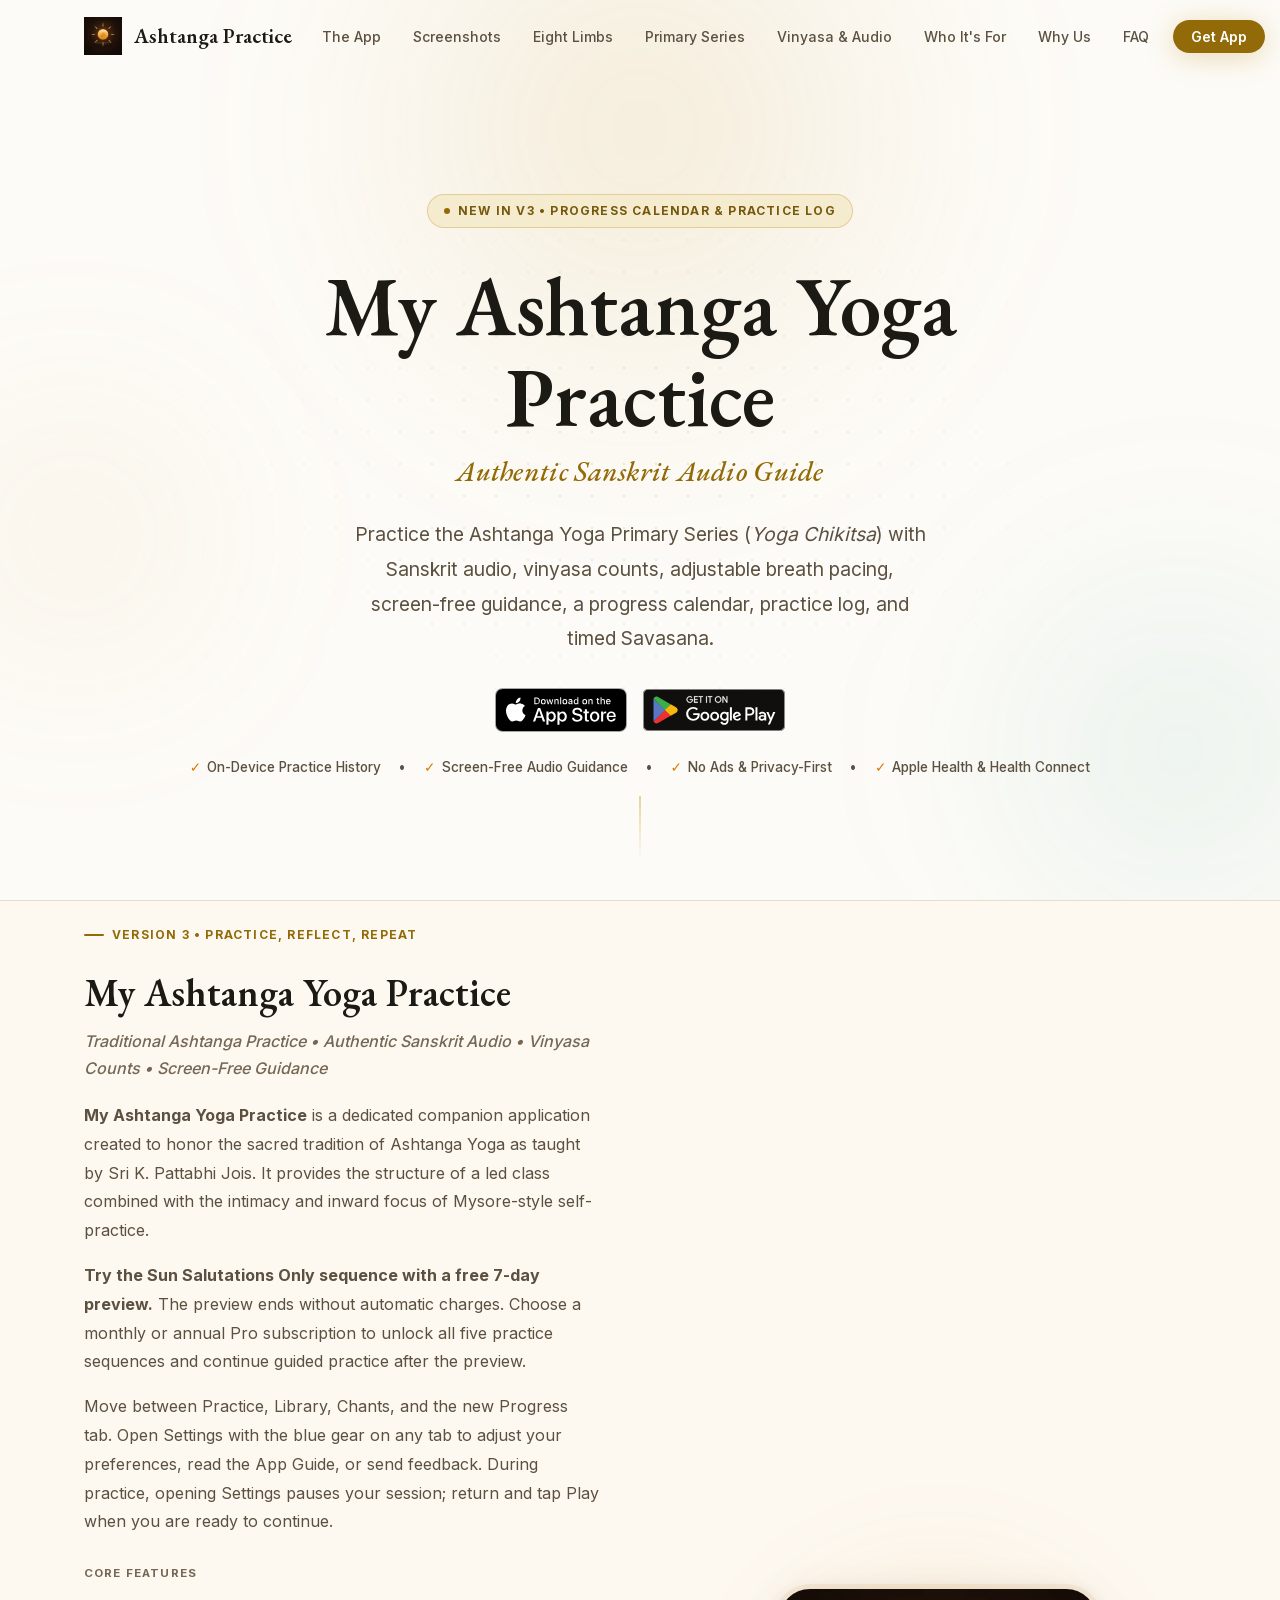
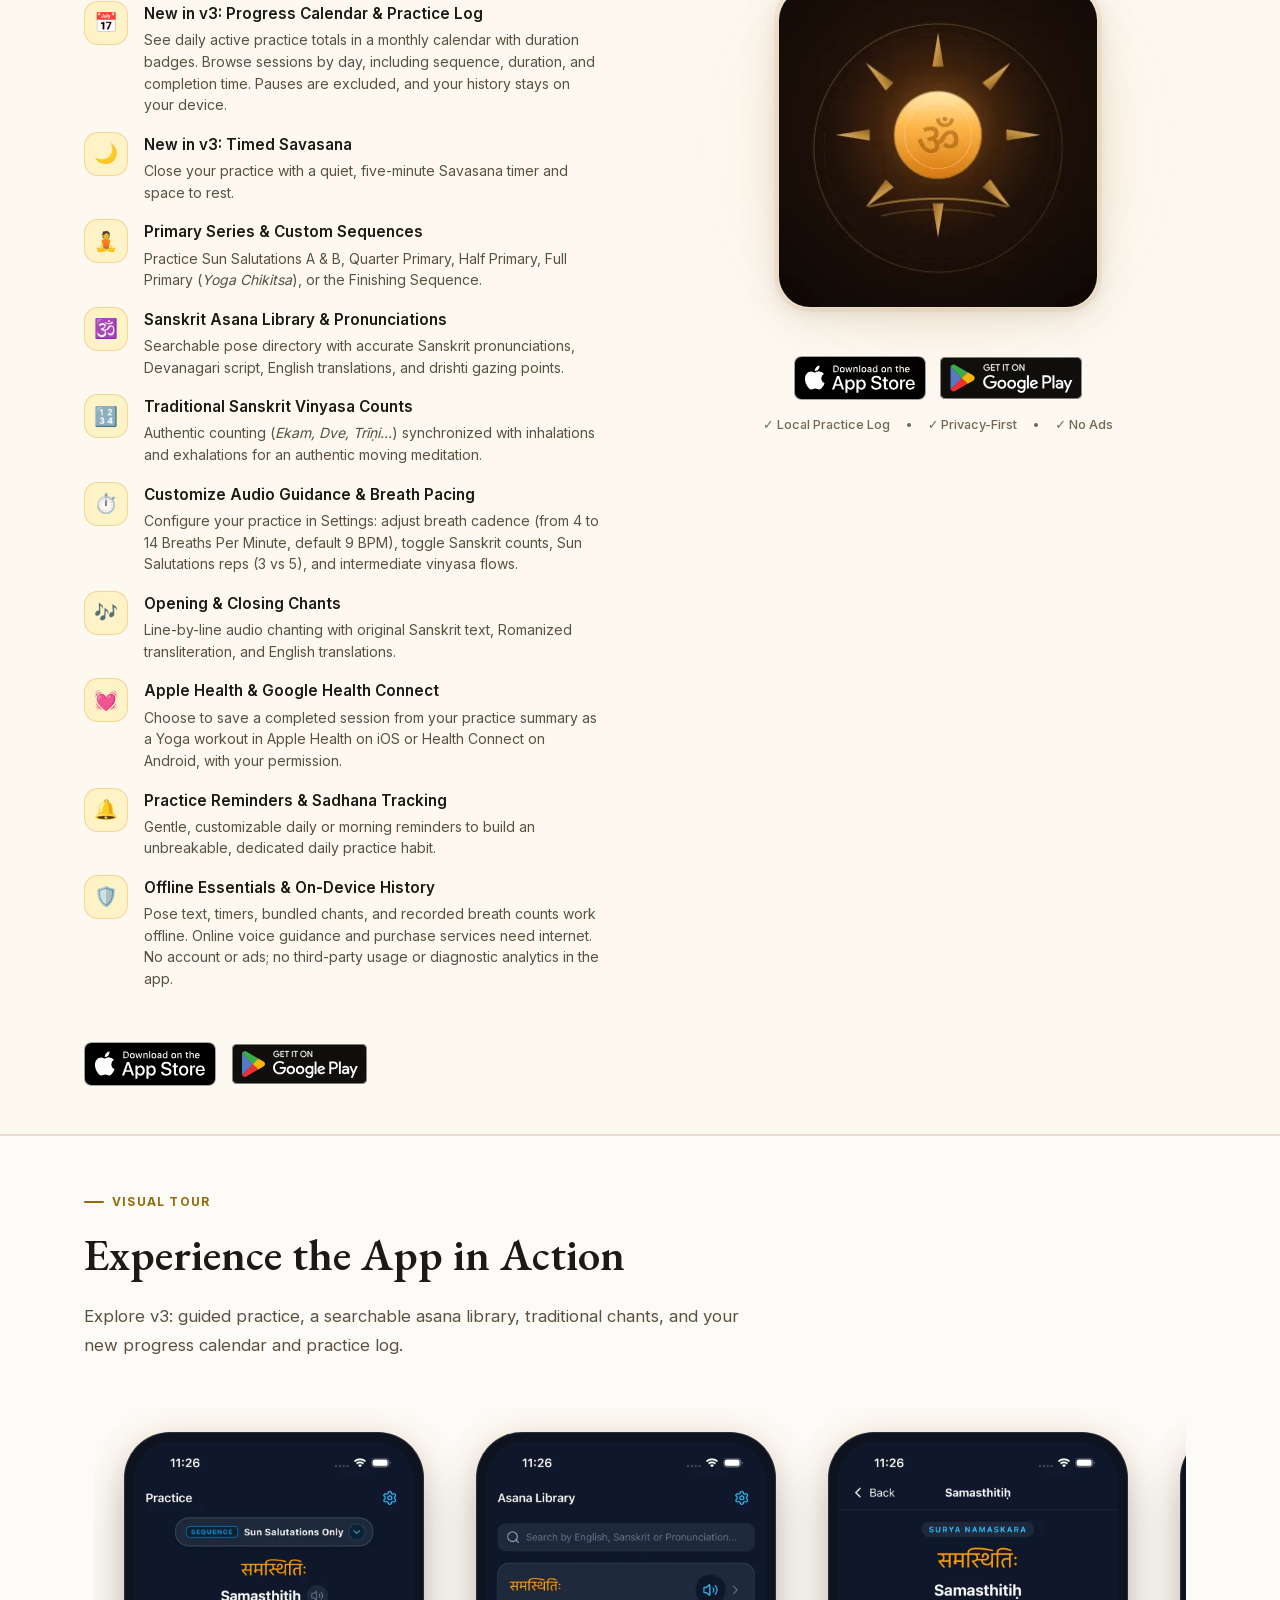
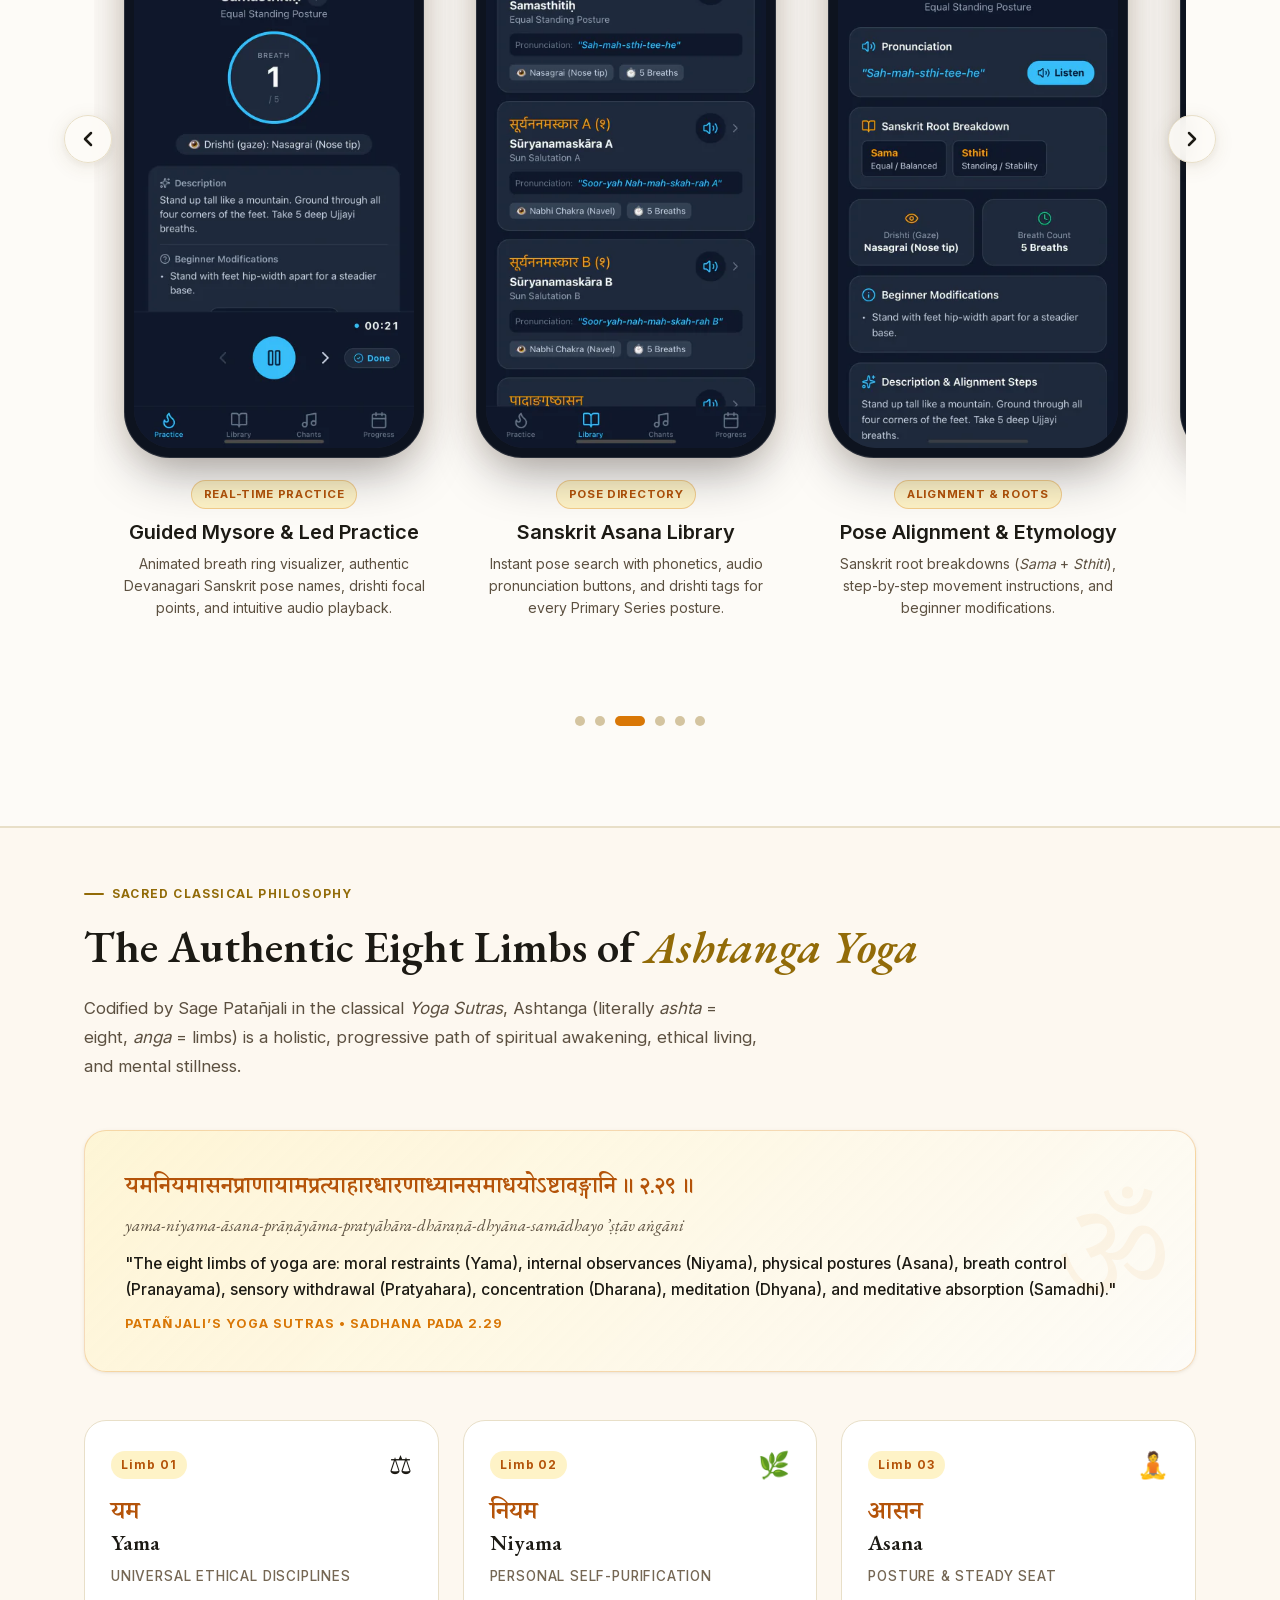
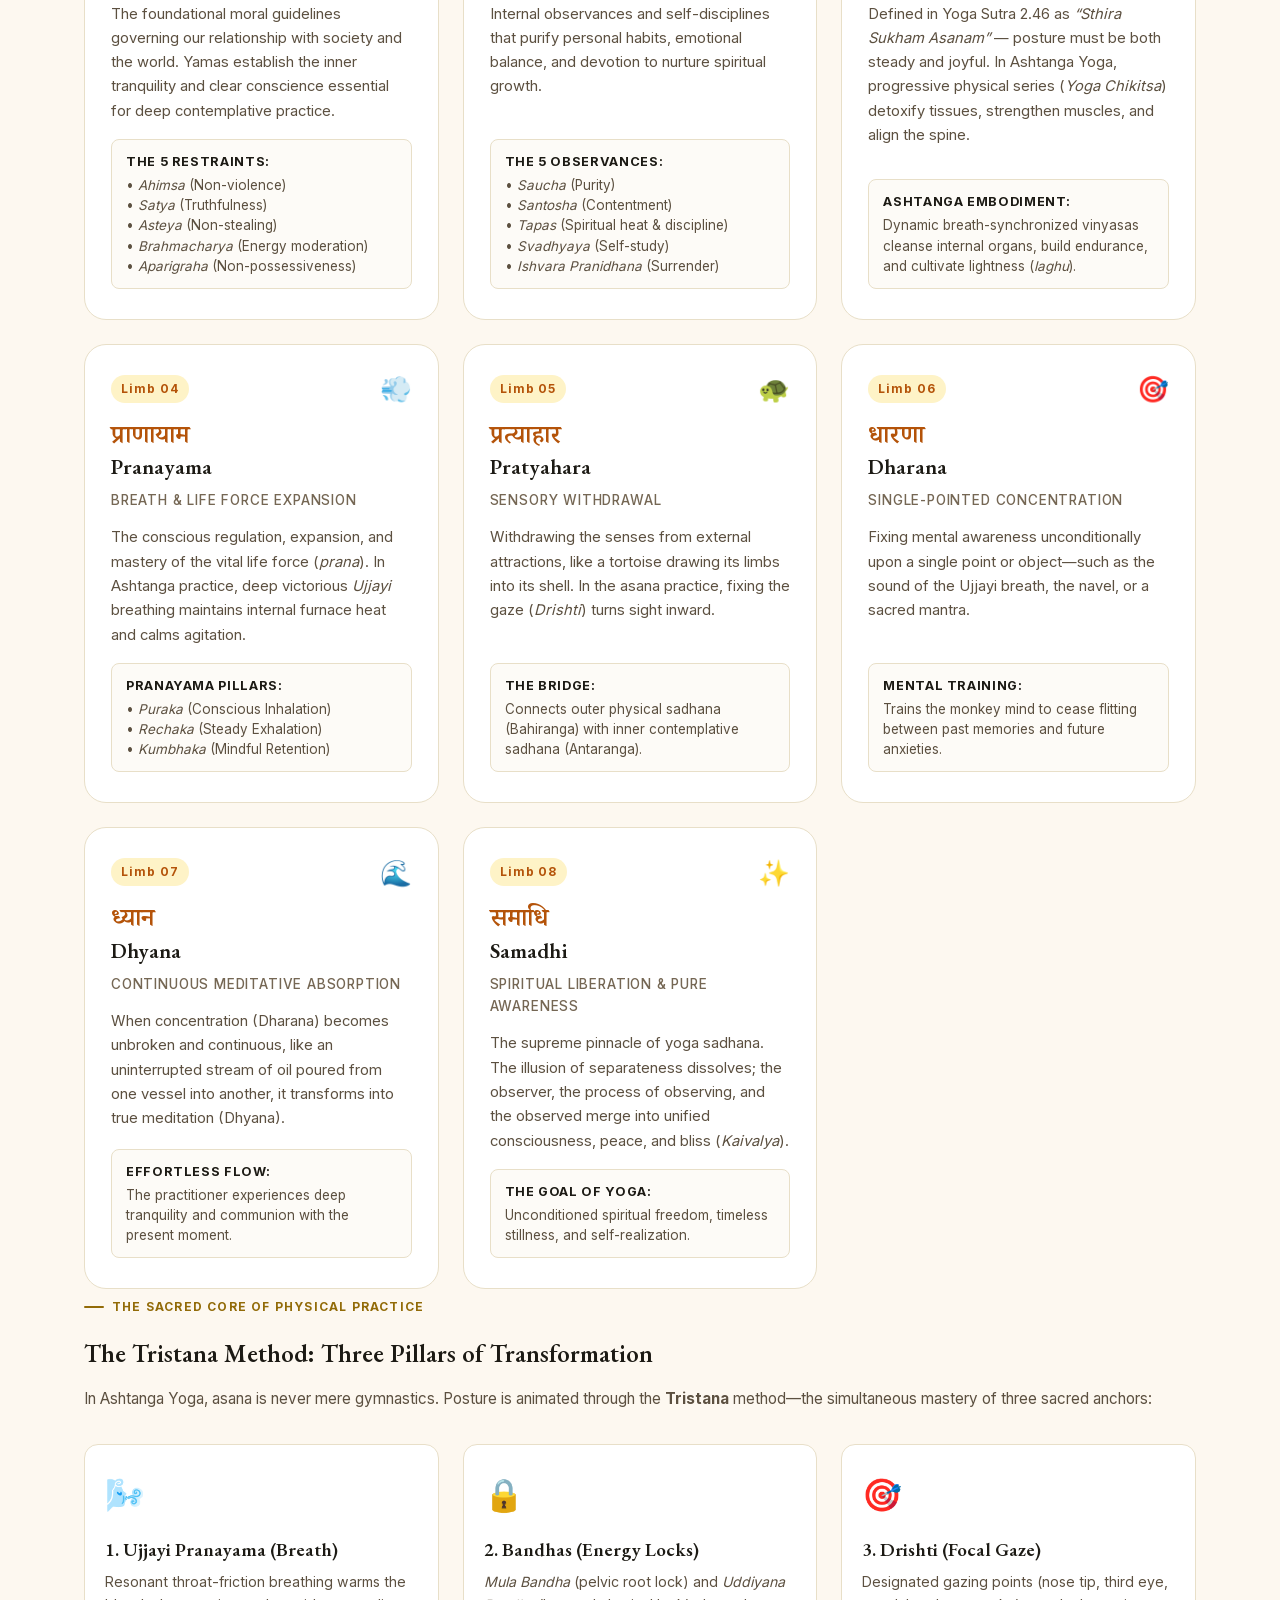
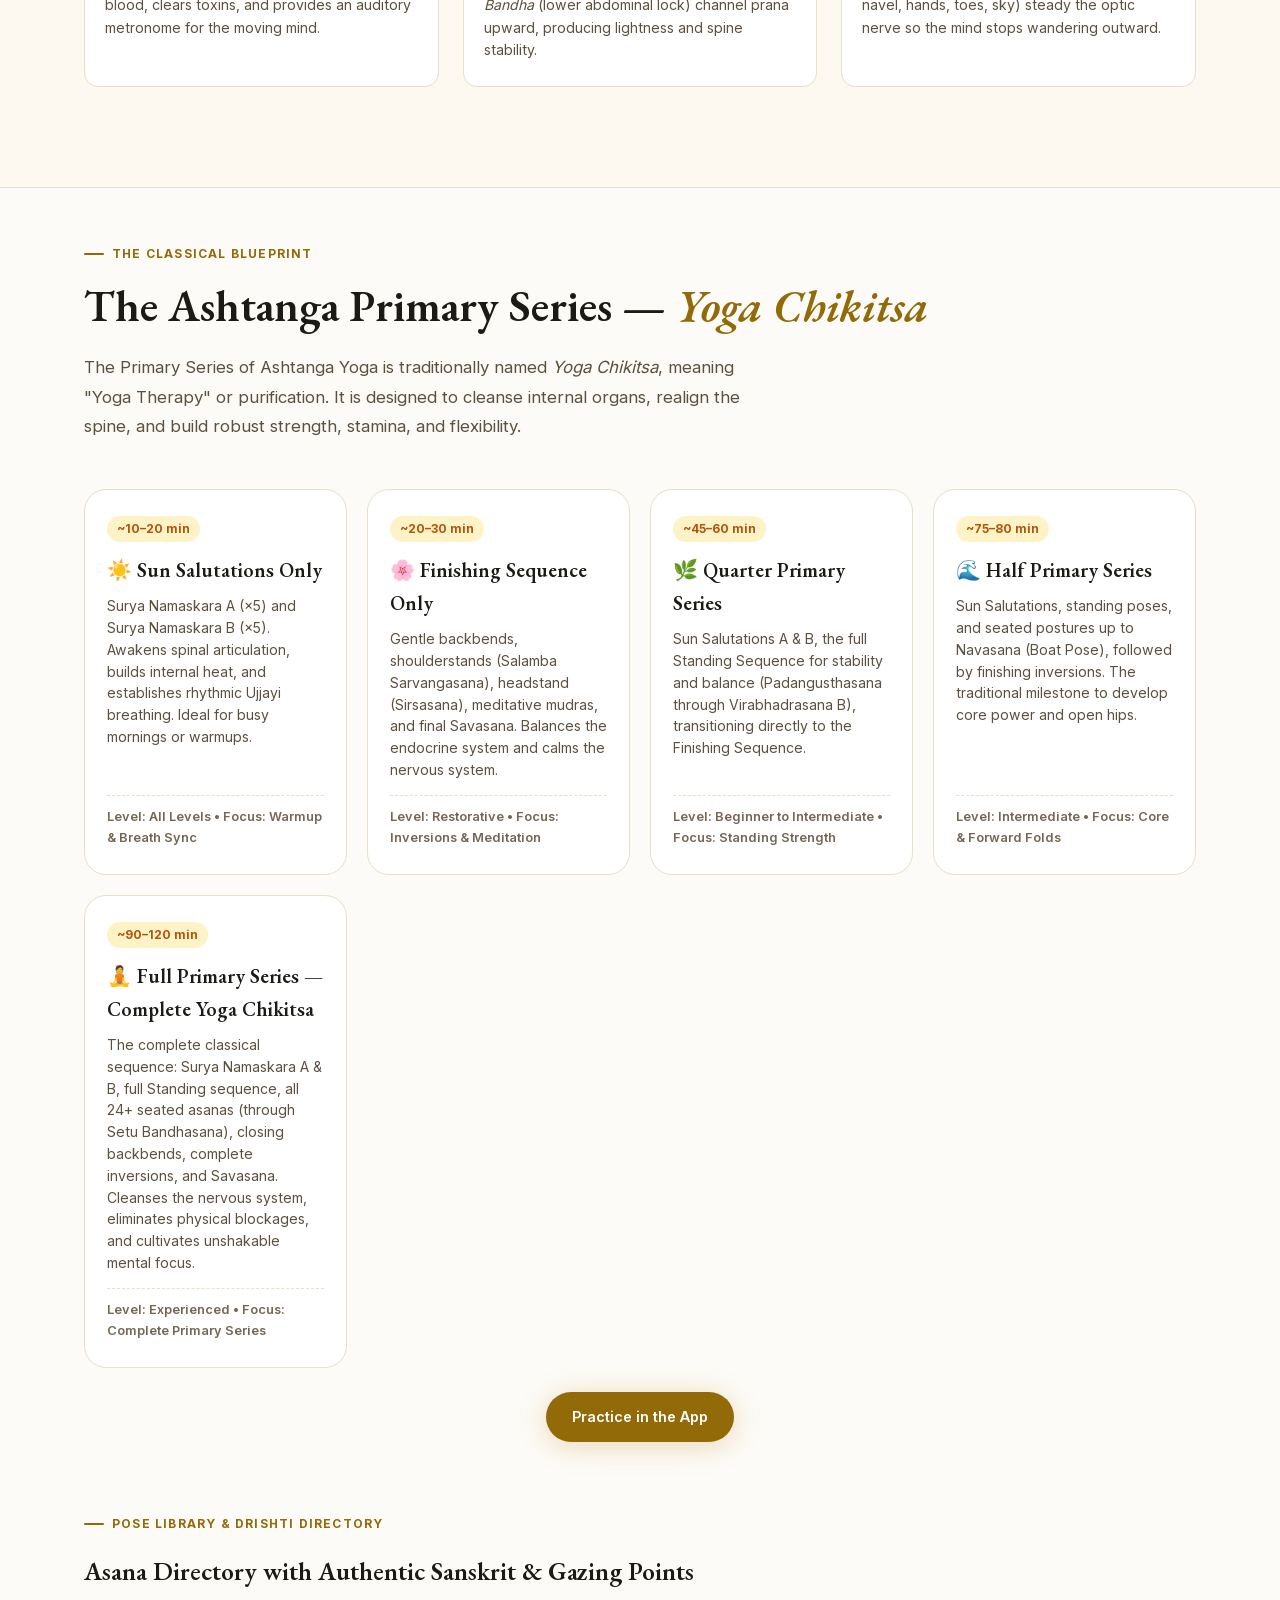
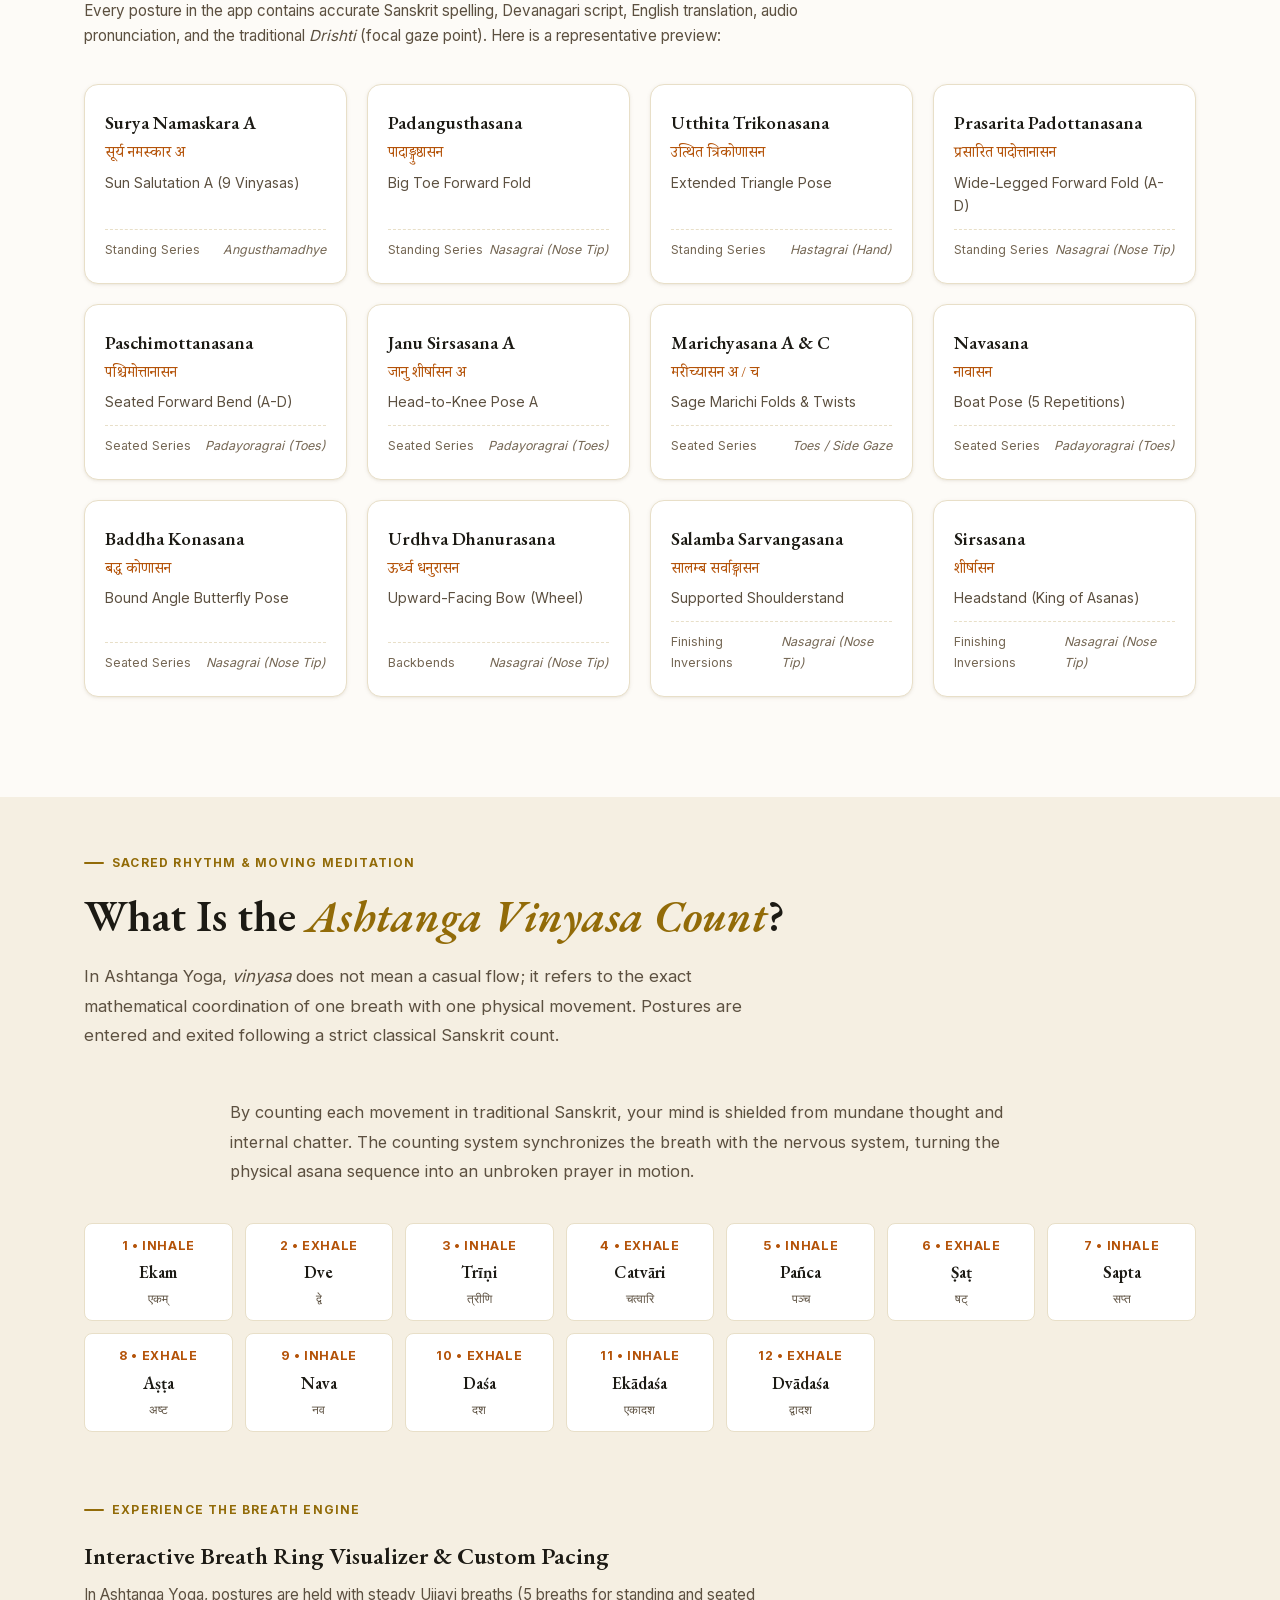
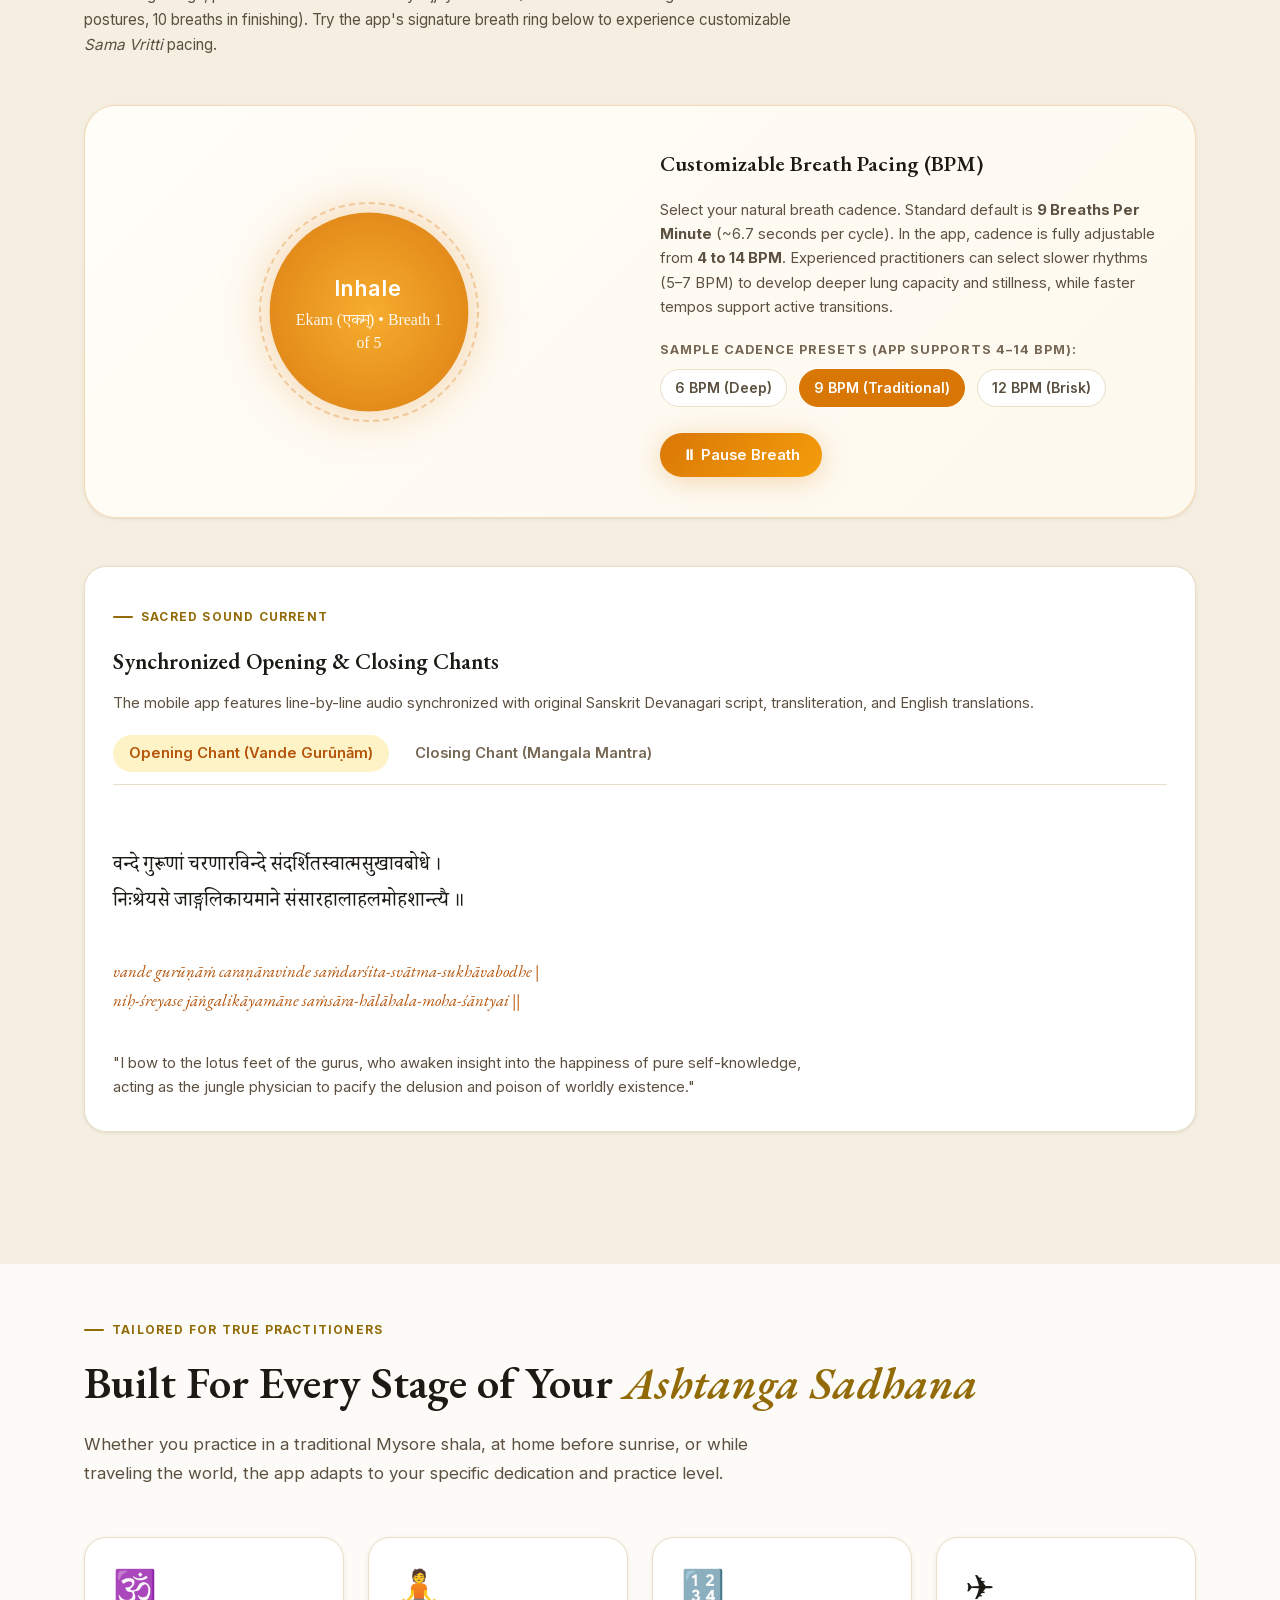
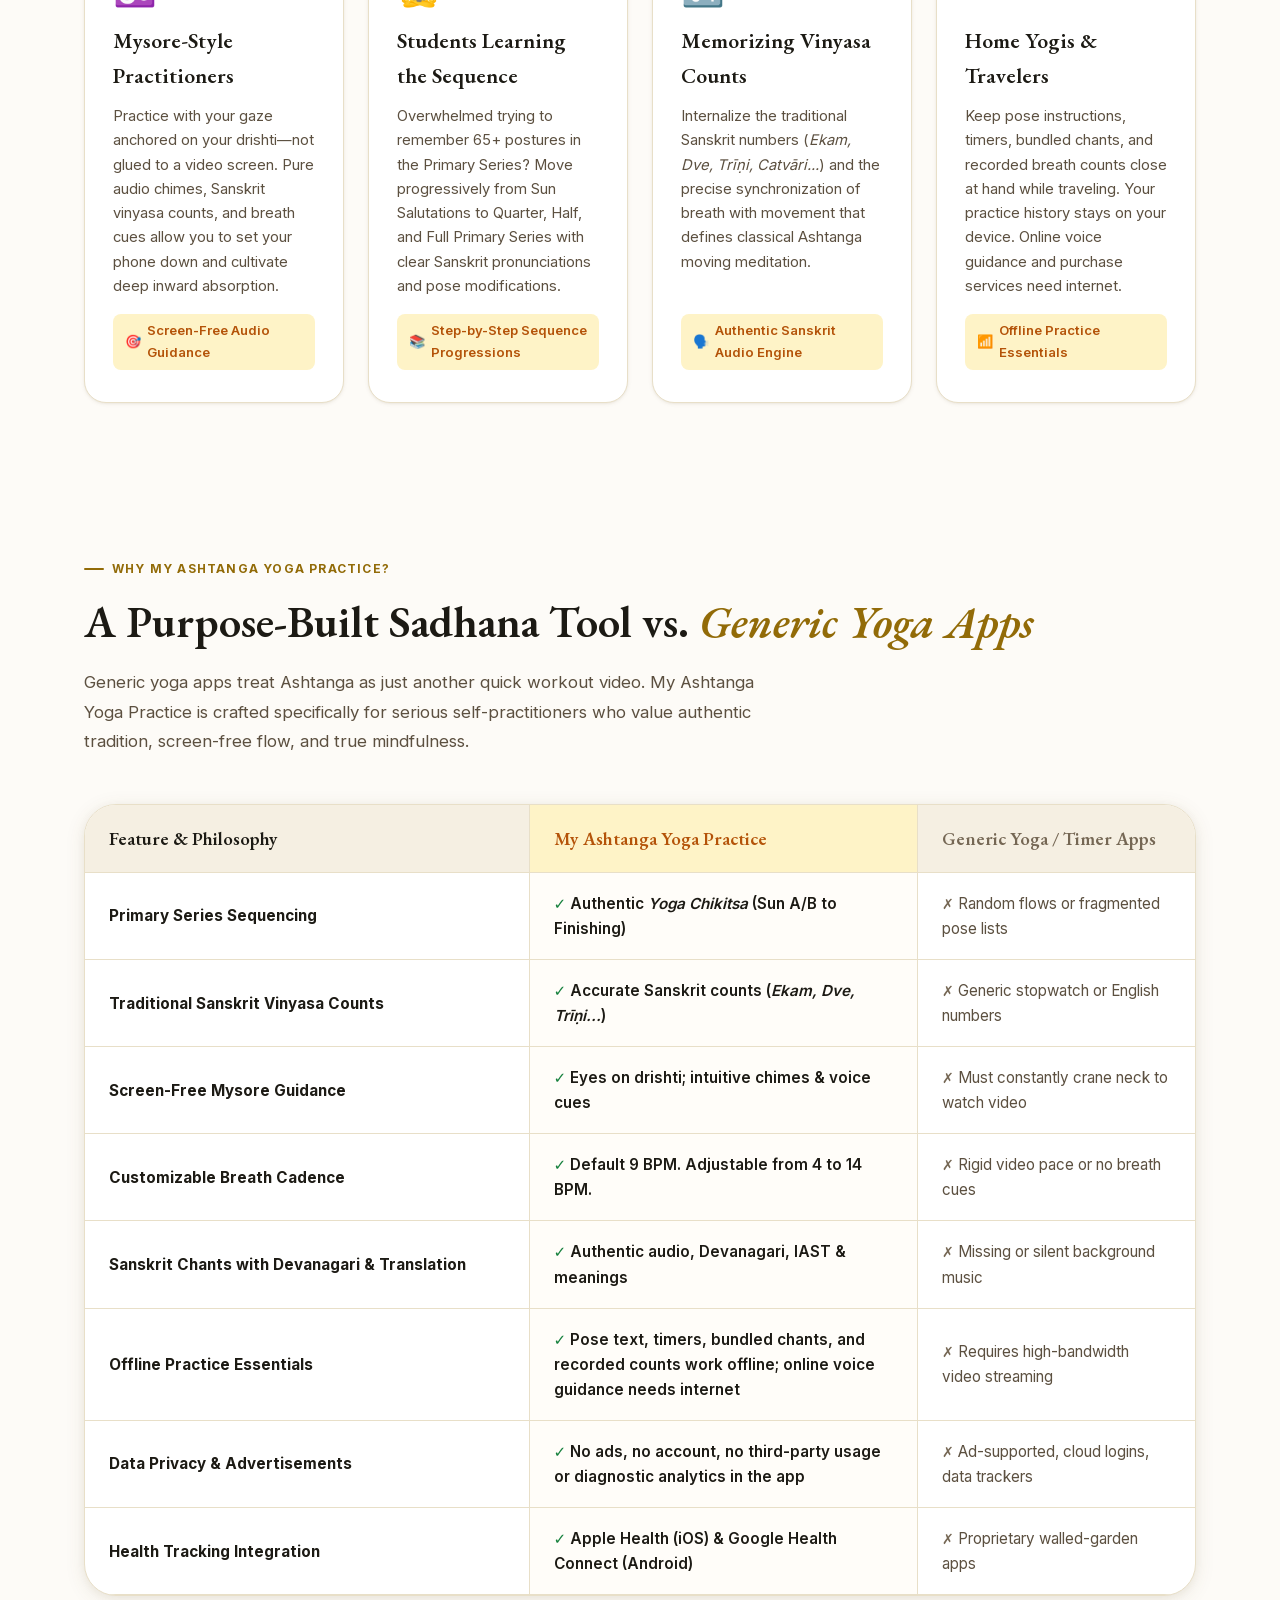
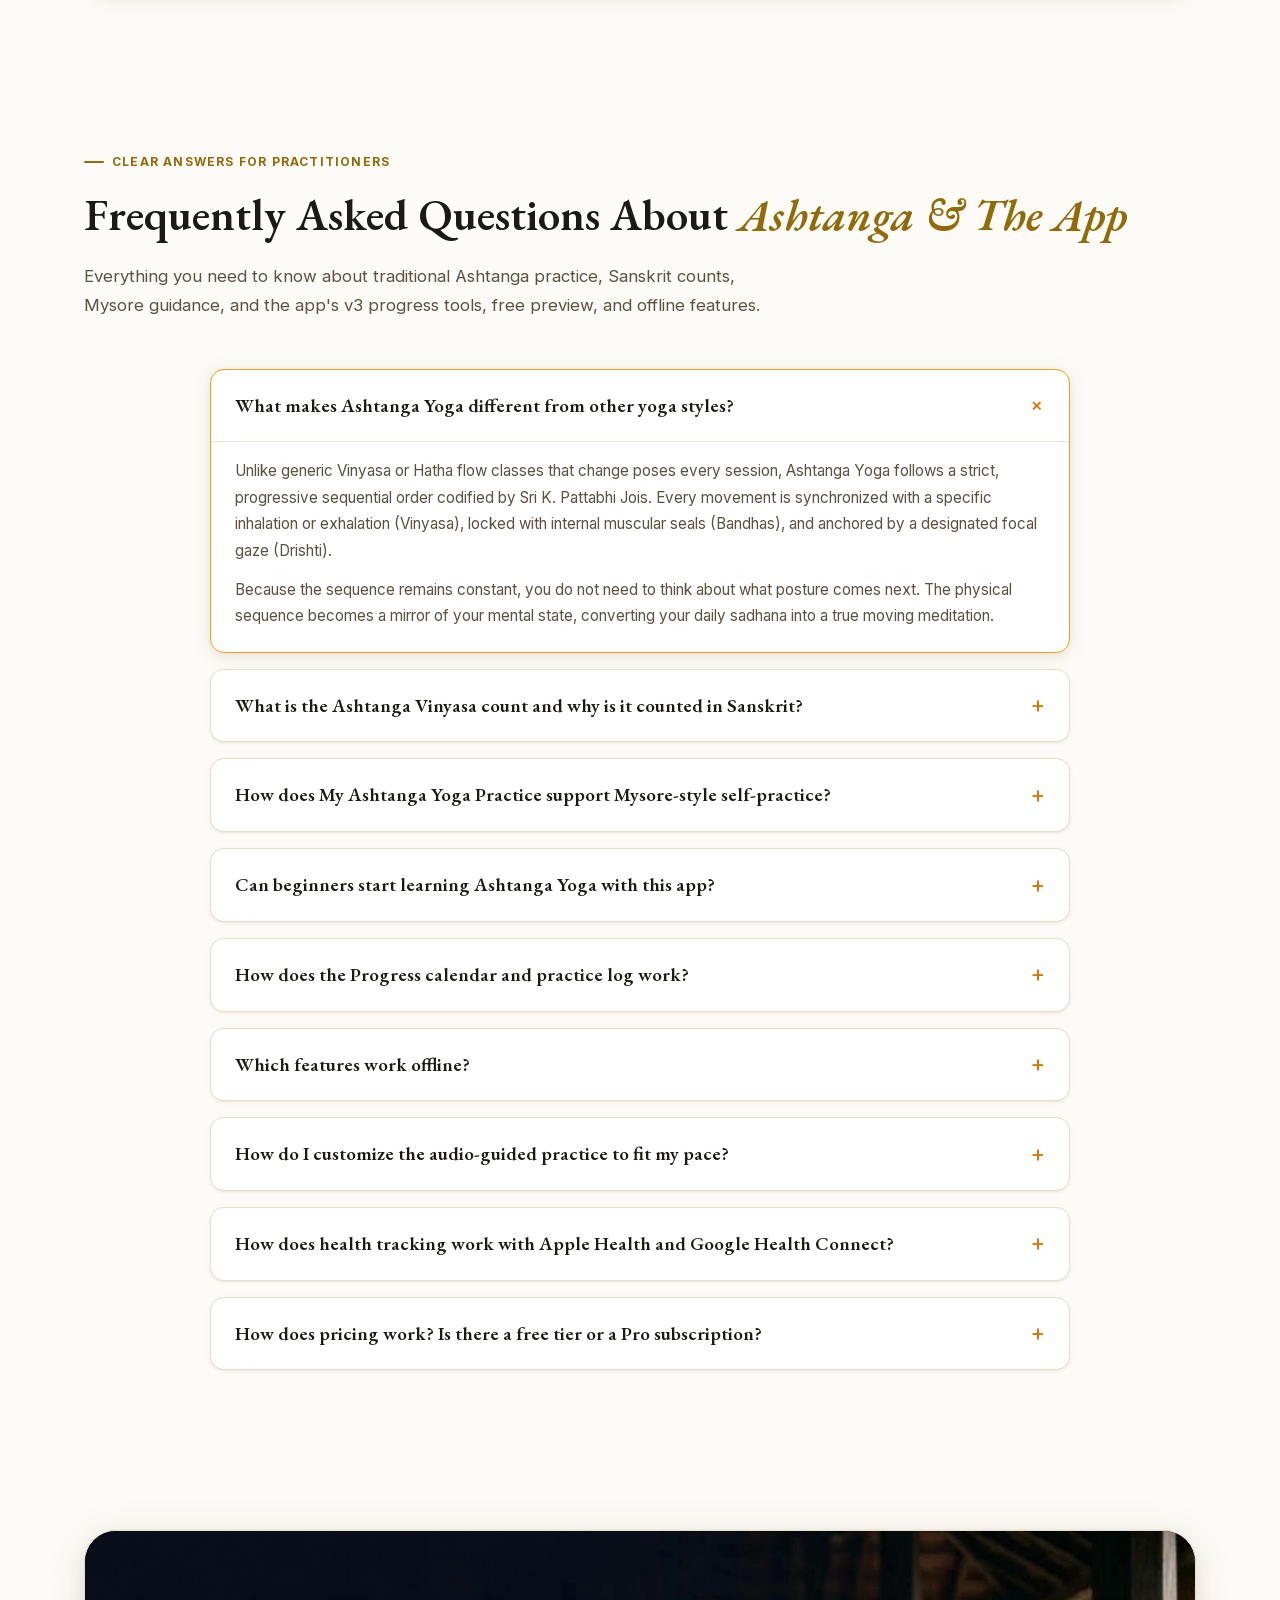
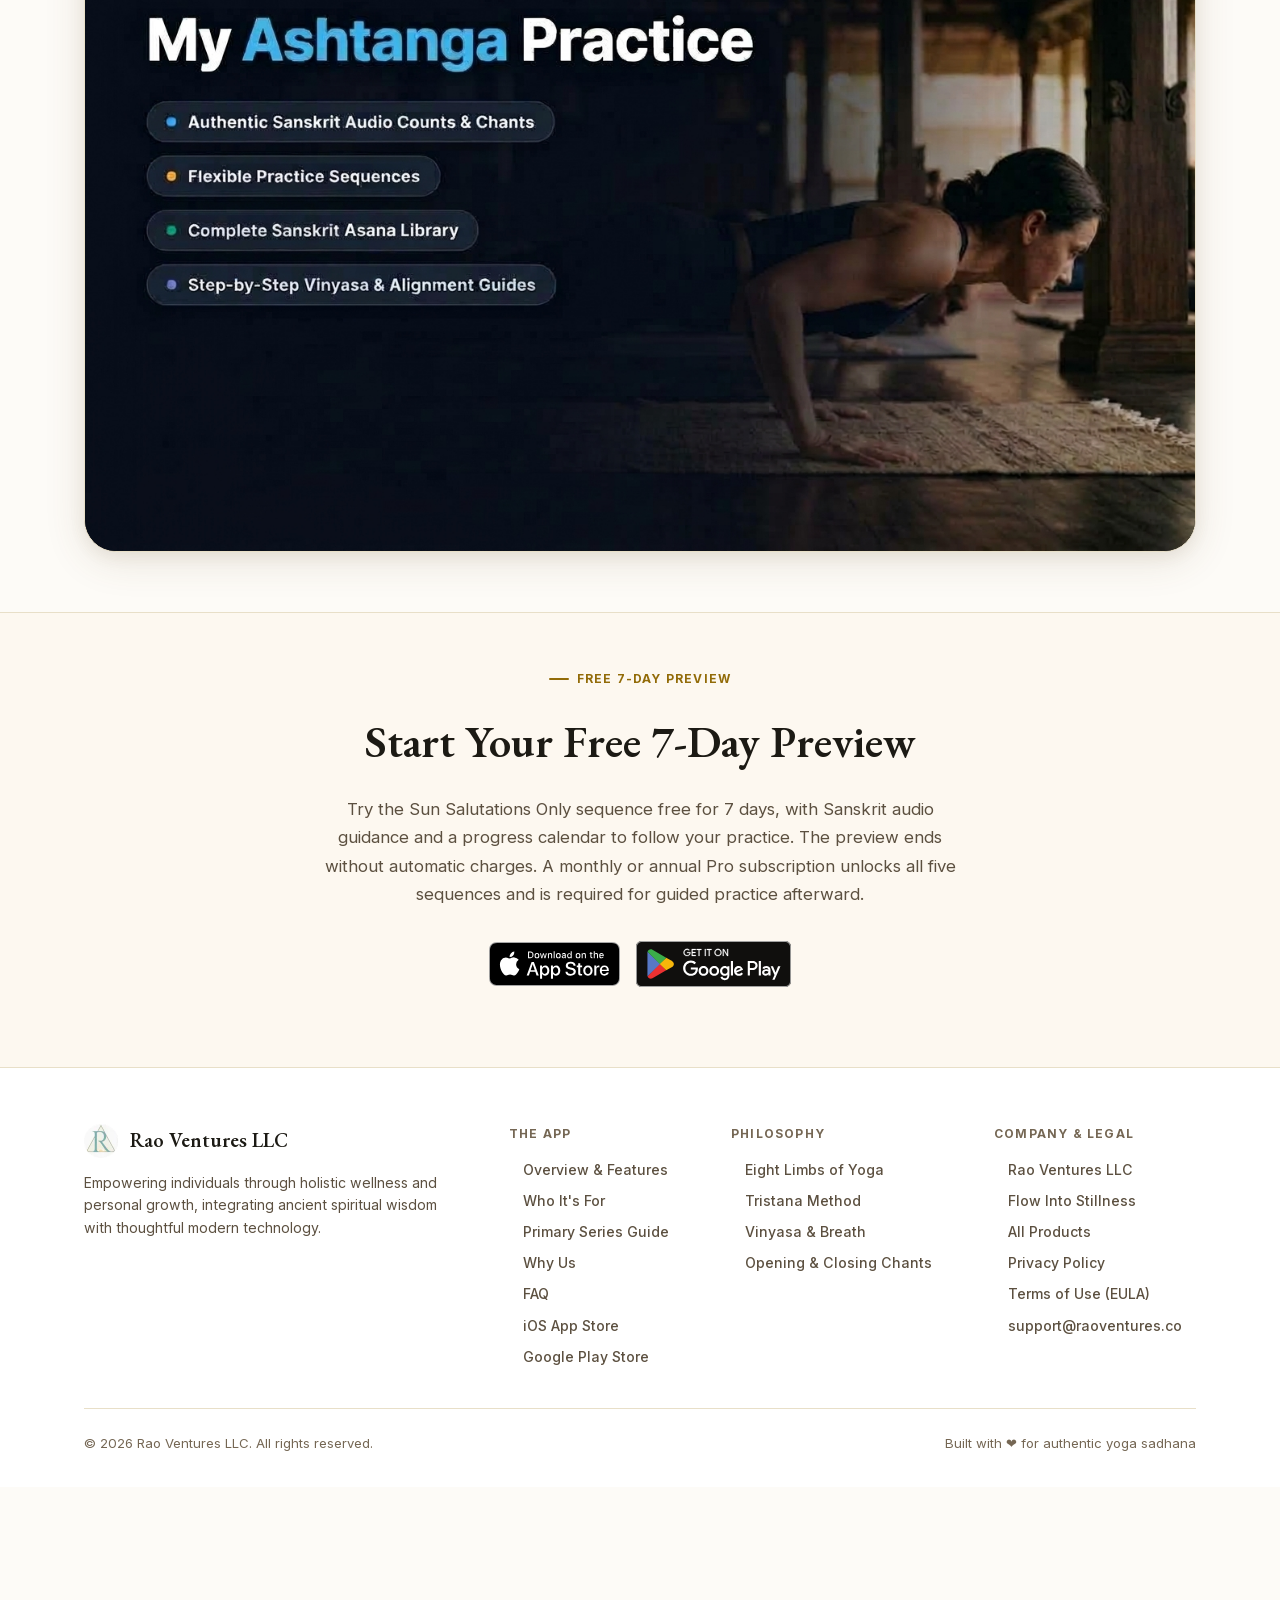
<file: docs/index.html>
<!DOCTYPE html>
<html lang="en">

<head>
  <meta charset="UTF-8" />
  <meta name="viewport" content="width=device-width, initial-scale=1.0" />
  <meta name="apple-itunes-app" content="app-id=6794335298, app-argument=https://ashtangapractice.com/" />
  <title>My Ashtanga Yoga Practice — Traditional Primary Series App with Sanskrit Audio &amp; Vinyasa Counts</title>
  <meta name="description"
    content="Explore Ashtanga Yoga with Sanskrit audio guidance, flexible Primary Series sequences, and adjustable breath pacing. New in v3: a progress calendar, daily practice log, and timed Savasana. For iOS and Android." />
  <meta name="keywords"
    content="Ashtanga yoga app, Ashtanga practice app, Ashtanga yoga practice, Ashtanga Primary Series, Yoga Chikitsa, Ashtanga yoga poses, Mysore yoga, Mysore style practice, Sanskrit yoga, vinyasa counts, ekam dve trini, breath pacing, Apple Health, Health Connect, Rao Ventures" />
  <meta name="author" content="Rao Ventures LLC" />

  <!-- Open Graph / Social Meta -->
  <meta property="og:title"
    content="My Ashtanga Yoga Practice — Traditional Primary Series App with Sanskrit Audio &amp; Vinyasa Counts" />
  <meta property="og:description"
    content="Ashtanga Practice v3 • Sanskrit Audio • Flexible Sequences • Progress Calendar &amp; Practice Log • Timed Savasana on iOS &amp; Android." />
  <meta property="og:url" content="https://ashtangapractice.com" />
  <meta property="og:type" content="website" />
  <meta property="og:image" content="images/google-play-feature-graphic.png" />
  <meta name="twitter:card" content="summary_large_image" />
  <meta name="twitter:title" content="My Ashtanga Yoga Practice — Traditional Primary Series App" />
  <meta name="twitter:description"
    content="Ashtanga Practice v3 • Sanskrit Audio • Progress Calendar &amp; Practice Log • Timed Savasana." />
  <link rel="canonical" href="https://ashtangapractice.com" />

  <!-- Core fonts are self-hosted in styles.css. Load Sanskrit faces near their sections. -->
  <noscript><link rel="stylesheet" href="fonts/sanskrit.css" /></noscript>

  <link rel="preload" as="image" href="images/ashtanga-icon-76.webp" fetchpriority="high" type="image/webp" />
  <link rel="stylesheet" href="styles.css" />
  <link rel="icon" type="image/webp" href="images/ashtanga-icon-76.webp" />
  <script src="main.js" defer></script>

  <!-- Schema.org JSON-LD Structured Data for SoftwareApplication & FAQPage -->
  <script type="application/ld+json">
  {
    "@context": "https://schema.org",
    "@graph": [
      {
        "@type": "SoftwareApplication",
        "@id": "https://ashtangapractice.com/#app",
        "name": "My Ashtanga Yoga Practice",
        "applicationCategory": "HealthApplication",
        "applicationSubCategory": "Yoga & Mindfulness",
        "operatingSystem": "iOS, Android",
        "offers": {
          "@type": "Offer",
          "price": "0",
          "priceCurrency": "USD",
          "description": "Free download with a seven-day Sun Salutations Only preview. Monthly or annual Pro subscription required for guided practice afterward."
        },
        "description": "An Ashtanga Yoga Primary Series companion with Sanskrit audio guidance, five practice sequences, adjustable breath pacing, a progress calendar and daily practice log, and timed Savasana. Includes a seven-day Sun Salutations Only preview; Pro is required for any guided practice afterward.",
        "image": "https://ashtangapractice.com/images/google-play-feature-graphic.png",
        "screenshot": [
          "https://ashtangapractice.com/images/screenshots/ashtanga-yoga-guided-practice-screen.webp",
          "https://ashtangapractice.com/images/screenshots/ashtanga-yoga-asana-library-sanskrit.webp",
          "https://ashtangapractice.com/images/screenshots/ashtanga-yoga-pose-details-alignment.webp",
          "https://ashtangapractice.com/images/screenshots/ashtanga-yoga-opening-closing-mantra-chants.webp",
          "https://ashtangapractice.com/images/screenshots/ashtanga-yoga-practice-settings-audio-pacing.webp",
          "https://ashtangapractice.com/images/screenshots/ashtanga-yoga-progress-calendar-practice-log.webp"
        ],
        "author": {
          "@type": "Organization",
          "name": "Rao Ventures LLC",
          "url": "https://raoventures.co"
        },
        "downloadUrl": [
          "https://apps.apple.com/us/app/my-ashtanga-yoga-practice/id6794335298",
          "https://play.google.com/store/apps/details?id=com.ashtangapractice.app"
        ],
        "featureList": [
          "Authentic Sanskrit Audio & Pronunciation",
          "Classical Vinyasa Counts (Ekam, Dve, Trini...)",
          "5 Practice Sequences from Sun Salutations to Full Primary Series",
          "Interactive Breath Ring Visualizer with Customizable Audio Guidance & BPM",
          "Screen-Free Audio Guidance for Mysore-Style Practice",
          "Searchable Asana Library with Drishti and Instructions",
          "Apple Health and Google Health Connect Integration",
          "Progress Calendar with Daily Practice Duration Badges",
          "On-Device Practice Log with Pauses Excluded",
          "Five-Minute Savasana Timer",
          "Offline Pose Text, Timers, Bundled Chants and Recorded Breath Counts",
          "Seven-Day Sun Salutations Only Preview; Monthly and Annual Pro Plans",
          "No Ads and No Account Required"
        ],
        "softwareVersion": "3.0.0"
      },
      {
        "@type": "FAQPage",
        "@id": "https://ashtangapractice.com/#faq",
        "mainEntity": [
          {
            "@type": "Question",
            "name": "What is Ashtanga Yoga and how is it different from other yoga styles?",
            "acceptedAnswer": {
              "@type": "Answer",
              "text": "Ashtanga Yoga is a classical, dynamic system of moving meditation codified by K. Pattabhi Jois and rooted in Patanjali's Yoga Sutras. Unlike spontaneous vinyasa flow classes, Ashtanga follows a fixed sequential progression of postures (Asana) combined with specific breath synchronization (Vinyasa), internal energetic locks (Bandhas), and focused gazing points (Drishti). This triad, known as the Tristana method, creates intense internal heat to purify the body and quiet the wandering mind."
            }
          },
          {
            "@type": "Question",
            "name": "What is the Ashtanga Vinyasa Count and why is it in Sanskrit?",
            "acceptedAnswer": {
              "@type": "Answer",
              "text": "The Vinyasa count is the classical rhythm of Ashtanga Yoga where every movement into and out of an asana is paired with a specific inhale or exhale and numbered in Sanskrit (e.g., Ekam = 1, Dve = 2, Trīṇi = 3, Catvāri = 4, Pañca = 5). Counting in Sanskrit preserves the authentic energetic vibration of the practice, keeps the group and individual focused in a unified moving rhythm, and eliminates mental distraction."
            }
          },
          {
            "@type": "Question",
            "name": "How does My Ashtanga Yoga Practice support Mysore-style practice?",
            "acceptedAnswer": {
              "@type": "Answer",
              "text": "Traditional Mysore-style practice requires internalizing the sequence and maintaining internal focus with your eyes on your drishti (gazing point)—not looking up at a screen. The app features intelligent screen-free audio guidance: gentle singing-bowl chimes, Sanskrit vinyasa counting, and breath cues allow you to place your phone face down or across the room and practice with total immersion."
            }
          },
          {
            "@type": "Question",
            "name": "Can beginners learn the Ashtanga Yoga Primary Series with this app?",
            "acceptedAnswer": {
              "@type": "Answer",
              "text": "Choose from five sequences: Sun Salutations Only, Finishing Only, Quarter Primary, Half Primary, and Full Primary Series. Start with a shorter sequence and explore pose instructions, modifications, and drishti at your own pace. Duration varies with breath pacing, repetitions, and vinyasa settings."
            }
          },
          {
            "@type": "Question",
            "name": "Does the app require an internet connection or account signup?",
            "acceptedAnswer": {
              "@type": "Answer",
              "text": "No account is required. Pose text, timers, bundled chants, and recorded breath counts work offline. Online voice guidance requires internet; device speech fallback depends on installed voices. Purchases, restoration, and online subscription verification require internet."
            }
          },
          {
            "@type": "Question",
            "name": "How does the app protect user privacy and handle health data?",
            "acceptedAnswer": {
              "@type": "Answer",
              "text": "No account is required, and the app has no ads or third-party usage or diagnostic analytics. Practice history stays on your device. With your permission, you can separately save a completed session from the practice summary to Apple Health on iOS or Google Health Connect on Android as a Yoga workout."
            }
          },
          {
            "@type": "Question",
            "name": "How does pricing work? Is there a free tier or a Pro subscription?",
            "acceptedAnswer": {
              "@type": "Answer",
              "text": "Download the app and try the Sun Salutations Only sequence free for seven days, without automatic charges when the preview ends. A monthly or annual Pro subscription unlocks all five practice sequences, the full pose library, and audio customization. Pro is required for guided practice after the preview; saved practice history remains available. Check your app store for local prices and subscription terms."
            }
          },
          {
            "@type": "Question",
            "name": "How do I customize the audio-guided practice to fit my pace?",
            "acceptedAnswer": {
              "@type": "Answer",
              "text": "Tap the blue gear icon on any tab to open Settings and find Customize Audio Guidance. With Pro, use the minus and plus controls beside Breaths Per Minute to choose 4 to 14 BPM. Lower BPM gives you more time per breath cycle; higher BPM makes guidance faster. The default is 9 BPM, about 6.7 seconds per complete cycle. You can also toggle Sanskrit Count, adjust Sun Salutations Repetitions to 3 or 5 rounds, and choose whether to include Full Vinyasa Flow. Opening Settings during practice pauses the session; return to Practice and tap Play to continue."
            }
          },
          {
            "@type": "Question",
            "name": "How does the Progress calendar and practice log work?",
            "acceptedAnswer": {
              "@type": "Answer",
              "text": "Finish a session with Done or let the sequence reach its end to save it automatically. The Progress tab shows a monthly calendar with daily active practice totals and a log grouped by day, including sequence name, duration, and completion time. Pauses are excluded. History stays on your device and remains available after the free preview ends."
            }
          }
        ]
      }
    ]
  }
  </script>
</head>

<body>

  <div class="nav-scroll-marker" aria-hidden="true"></div>
  <!-- Navigation -->
  <nav id="navbar" role="navigation" aria-label="Main navigation">
    <div class="nav-inner container">
      <a href="index.html" class="nav-brand" aria-label="My Ashtanga Yoga Practice Home">
        <img src="images/ashtanga-icon-76.webp" alt="My Ashtanga Practice icon" class="nav-logo-img" width="38"
          height="38" fetchpriority="high" />
        <span class="nav-brand-name">Ashtanga Practice</span>
      </a>
      <ul class="nav-links" role="list">
        <li><a href="#the-app" class="nav-link">The App</a></li>
        <li><a href="#screenshots" class="nav-link">Screenshots</a></li>
        <li><a href="#eight-limbs" class="nav-link">Eight Limbs</a></li>
        <li><a href="#primary-series" class="nav-link">Primary Series</a></li>
        <li><a href="#vinyasa-breath" class="nav-link">Vinyasa &amp; Audio</a></li>
        <li><a href="#who-its-for" class="nav-link">Who It's For</a></li>
        <li><a href="#compare" class="nav-link">Why Us</a></li>
        <li><a href="#faq" class="nav-link">FAQ</a></li>
        <li><a href="#the-app" class="nav-cta" id="nav-download-btn">Get App</a></li>
      </ul>
      <button class="nav-toggle" id="nav-toggle" aria-label="Toggle navigation menu" aria-expanded="false"
        aria-controls="nav-mobile-menu">
        <span></span><span></span><span></span>
      </button>
    </div>
    <div class="nav-mobile-menu" id="nav-mobile-menu" aria-hidden="true">
      <a href="#the-app" class="nav-mobile-link">The Mobile App</a>
      <a href="#screenshots" class="nav-mobile-link">App Screenshots</a>
      <a href="#eight-limbs" class="nav-mobile-link">Eight Limbs of Yoga</a>
      <a href="#primary-series" class="nav-mobile-link">Ashtanga Yoga Primary Series</a>
      <a href="#vinyasa-breath" class="nav-mobile-link">Vinyasa &amp; Breath Engine</a>
      <a href="#who-its-for" class="nav-mobile-link">Who It's For</a>
      <a href="#compare" class="nav-mobile-link">Why My Ashtanga Yoga Practice</a>
      <a href="#faq" class="nav-mobile-link">Frequently Asked Questions</a>
      <a href="https://raoventures.co" class="nav-mobile-link" target="_blank" rel="noopener noreferrer">Rao
        Ventures</a>
      <a href="#the-app" class="nav-mobile-cta">Practice in the App</a>
    </div>
  </nav>

  <!-- Hero Section -->
  <header class="hero" id="hero" aria-labelledby="hero-title">
    <div class="hero-bg" aria-hidden="true">
      <div class="hero-orb hero-orb-1"></div>
      <div class="hero-orb hero-orb-2"></div>
      <div class="hero-orb hero-orb-3"></div>
      <div class="hero-grid"></div>
    </div>
    <div class="container hero-content">
      <div class="hero-badge reveal" aria-label="Authentic Lineage & Modern Companion">
        <span class="hero-badge-dot"></span>
        New in v3 • Progress Calendar &amp; Practice Log
      </div>
      <h1 id="hero-title" class="hero-title reveal reveal-delay-1">
        My Ashtanga Yoga Practice<br />
        <em class="hero-title-accent">Authentic Sanskrit Audio Guide</em>
      </h1>
      <p class="hero-subtitle reveal reveal-delay-2">
        Practice the Ashtanga Yoga Primary Series (<em>Yoga Chikitsa</em>) with Sanskrit audio, vinyasa counts,
        adjustable breath pacing, screen-free guidance, a progress calendar, practice log, and timed Savasana.
      </p>

      <!-- App Store & Google Play Badges in Hero -->
      <div class="hero-badges-row reveal reveal-delay-3">
        <a href="https://apps.apple.com/us/app/my-ashtanga-yoga-practice/id6794335298" class="app-store-badge"
          id="hero-appstore-btn" target="_blank" rel="noopener noreferrer"
          aria-label="Download My Ashtanga Yoga Practice on the App Store">
          <img src="images/app-store-badge.svg" alt="Download on the App Store" width="135" height="42" />
        </a>
        <a href="https://play.google.com/store/apps/details?id=com.ashtangapractice.app" class="play-store-badge"
          id="hero-playstore-btn" target="_blank" rel="noopener noreferrer"
          aria-label="Get My Ashtanga Yoga Practice on Google Play">
          <img src="images/google-play-badge.svg" alt="Get it on Google Play" width="175" height="42"
            style="height: 42px; width: auto;" />
        </a>
      </div>

      <!-- USP Value Props -->
      <div class="hero-usp-pills reveal reveal-delay-3">
        <div class="hero-usp-pill-item"><span class="check">✓</span> On-Device Practice History</div>
        <span>•</span>
        <div class="hero-usp-pill-item"><span class="check">✓</span> Screen-Free Audio Guidance</div>
        <span>•</span>
        <div class="hero-usp-pill-item"><span class="check">✓</span> No Ads &amp; Privacy-First</div>
        <span>•</span>
        <div class="hero-usp-pill-item"><span class="check">✓</span> Apple Health &amp; Health Connect</div>
      </div>
    </div>
    <div class="hero-scroll-indicator" aria-hidden="true">
      <div class="scroll-line"></div>
    </div>
  </header>

  <main>

    <!-- ═══════════════════════════════════════════════════════════════
         SECTION 2: THE MOBILE APP (WHAT IT IS & CORE STRENGTHS)
         ═══════════════════════════════════════════════════════════════ -->
    <section class="product-detail section-pad" id="the-app" aria-labelledby="ashtanga-title"
      style="background: var(--surface-warm); border-top: 1px solid var(--border); border-bottom: 1px solid var(--border);">
      <div class="container">

        <div class="product-detail-grid product-detail-grid-reverse">

          <!-- Left Visual Column (Icon, Graphic & Badges) -->
          <div class="product-detail-visual reveal">
            <div class="product-screenshot-wrapper product-screenshot-ashtanga">
              <div class="product-screenshot-glow product-screenshot-glow-ashtanga"></div>
              <picture>
                <source srcset="images/ashtanga-icon-320.webp 320w, images/ashtanga-icon-640.webp 640w, images/ashtanga-icon.webp 1024w"
                  sizes="320px" type="image/webp" />
                <img src="images/ashtanga-icon.png" alt="My Ashtanga Practice mobile app icon featuring modern yoga art"
                  class="product-screenshot" width="512" height="512" loading="lazy" decoding="async"
                  style="max-width: 320px; aspect-ratio: 1/1;" />
              </picture>
            </div>

            <!-- Download Badges for Showcase -->
            <div
              style="display: flex; flex-direction: column; align-items: center; gap: 14px; margin-top: 28px; width: 100%;">
              <div style="display: flex; gap: 14px; flex-wrap: wrap; justify-content: center; align-items: center;">
                <a href="https://apps.apple.com/us/app/my-ashtanga-yoga-practice/id6794335298" class="app-store-badge"
                  id="ashtanga-appstore-btn" target="_blank" rel="noopener noreferrer"
                  aria-label="Download My Ashtanga Yoga Practice on the App Store">
                  <img src="images/app-store-badge.svg" alt="Download on the App Store" width="130" height="42" />
                </a>
                <a href="https://play.google.com/store/apps/details?id=com.ashtangapractice.app"
                  class="play-store-badge" id="ashtanga-playstore-btn" target="_blank" rel="noopener noreferrer"
                  aria-label="Get My Ashtanga Yoga Practice on Google Play">
                  <img src="images/google-play-badge.svg" alt="Get it on Google Play" width="180" height="42"
                    style="height: 42px; width: auto;" />
                </a>
              </div>
              <div style="display: flex; gap: 16px; font-size: 0.8rem; color: var(--text-tert); font-weight: 500;">
                <span>✓ Local Practice Log</span>
                <span>•</span>
                <span>✓ Privacy-First</span>
                <span>•</span>
                <span>✓ No Ads</span>
              </div>
            </div>
          </div>

          <!-- Right Content Column: Specific Positioning -->
          <div class="product-detail-content">
            <div class="section-label reveal">Version 3 • Practice, Reflect, Repeat</div>
            <h2 id="ashtanga-title" class="product-detail-title reveal reveal-delay-1">My Ashtanga Yoga Practice</h2>
            <p class="product-detail-tagline reveal reveal-delay-1">
              Traditional Ashtanga Practice • Authentic Sanskrit Audio • Vinyasa Counts • Screen-Free Guidance
            </p>
            <p class="product-detail-desc reveal reveal-delay-2">
              <strong>My Ashtanga Yoga Practice</strong> is a dedicated companion application created to honor the
              sacred tradition of Ashtanga Yoga as taught by Sri K. Pattabhi Jois. It provides the structure of a led
              class combined with the intimacy and inward focus of Mysore-style self-practice.
            </p>
            <p class="product-detail-desc reveal reveal-delay-2">
              <strong>Try the Sun Salutations Only sequence with a free 7-day preview.</strong> The preview ends without
              automatic charges. Choose a monthly or annual Pro subscription to unlock all five practice sequences
              and continue guided practice after the preview.
            </p>
            <p class="product-detail-desc reveal reveal-delay-2">
              Move between Practice, Library, Chants, and the new Progress tab. Open Settings with the blue gear
              on any tab to adjust your preferences, read the App Guide, or send feedback. During practice,
              opening Settings pauses your session; return and tap Play when you are ready to continue.
            </p>

            <!-- Key Features List -->
            <div class="product-detail-features reveal reveal-delay-3" id="features">
              <h3 class="product-detail-features-title">Core Features</h3>
              <ul class="product-features-list" aria-label="My Ashtanga Practice features">
                <li class="product-features-item">
                  <div class="pfi-icon pfi-icon-ashtanga" aria-hidden="true">📅</div>
                  <div class="pfi-content">
                    <strong class="pfi-title">New in v3: Progress Calendar &amp; Practice Log</strong>
                    <p class="pfi-text">See daily active practice totals in a monthly calendar with duration badges.
                      Browse sessions by day, including sequence, duration, and completion time. Pauses are excluded,
                      and your history stays on your device.</p>
                  </div>
                </li>
                <li class="product-features-item">
                  <div class="pfi-icon pfi-icon-ashtanga" aria-hidden="true">🌙</div>
                  <div class="pfi-content">
                    <strong class="pfi-title">New in v3: Timed Savasana</strong>
                    <p class="pfi-text">Close your practice with a quiet, five-minute Savasana timer and space to rest.</p>
                  </div>
                </li>
                <li class="product-features-item">
                  <div class="pfi-icon pfi-icon-ashtanga" aria-hidden="true">🧘</div>
                  <div class="pfi-content">
                    <strong class="pfi-title">Primary Series &amp; Custom Sequences</strong>
                    <p class="pfi-text">Practice Sun Salutations A &amp; B, Quarter Primary, Half Primary, Full Primary
                      (<em>Yoga Chikitsa</em>), or the Finishing Sequence.</p>
                  </div>
                </li>
                <li class="product-features-item">
                  <div class="pfi-icon pfi-icon-ashtanga" aria-hidden="true">🕉️</div>
                  <div class="pfi-content">
                    <strong class="pfi-title">Sanskrit Asana Library &amp; Pronunciations</strong>
                    <p class="pfi-text">Searchable pose directory with accurate Sanskrit pronunciations, Devanagari
                      script, English translations, and drishti gazing points.</p>
                  </div>
                </li>
                <li class="product-features-item">
                  <div class="pfi-icon pfi-icon-ashtanga" aria-hidden="true">🔢</div>
                  <div class="pfi-content">
                    <strong class="pfi-title">Traditional Sanskrit Vinyasa Counts</strong>
                    <p class="pfi-text">Authentic counting (<em>Ekam, Dve, Trīṇi...</em>) synchronized with inhalations
                      and exhalations for an authentic moving meditation.</p>
                  </div>
                </li>
                <li class="product-features-item">
                  <div class="pfi-icon pfi-icon-ashtanga" aria-hidden="true">⏱️</div>
                  <div class="pfi-content">
                    <strong class="pfi-title">Customize Audio Guidance &amp; Breath Pacing</strong>
                    <p class="pfi-text">Configure your practice in Settings: adjust breath cadence (from 4 to 14
                      Breaths Per Minute, default 9 BPM), toggle Sanskrit counts, Sun Salutations reps (3 vs 5), and intermediate vinyasa flows.</p>
                  </div>
                </li>
                <li class="product-features-item">
                  <div class="pfi-icon pfi-icon-ashtanga" aria-hidden="true">🎶</div>
                  <div class="pfi-content">
                    <strong class="pfi-title">Opening &amp; Closing Chants</strong>
                    <p class="pfi-text">Line-by-line audio chanting with original Sanskrit text, Romanized
                      transliteration, and English translations.</p>
                  </div>
                </li>
                <li class="product-features-item">
                  <div class="pfi-icon pfi-icon-ashtanga" aria-hidden="true">💓</div>
                  <div class="pfi-content">
                    <strong class="pfi-title">Apple Health &amp; Google Health Connect</strong>
                    <p class="pfi-text">Choose to save a completed session from your practice summary as a Yoga
                      workout in Apple Health on iOS or Health Connect on Android, with your permission.</p>
                  </div>
                </li>
                <li class="product-features-item">
                  <div class="pfi-icon pfi-icon-ashtanga" aria-hidden="true">🔔</div>
                  <div class="pfi-content">
                    <strong class="pfi-title">Practice Reminders &amp; Sadhana Tracking</strong>
                    <p class="pfi-text">Gentle, customizable daily or morning reminders to build an unbreakable,
                      dedicated daily practice habit.</p>
                  </div>
                </li>
                <li class="product-features-item">
                  <div class="pfi-icon pfi-icon-ashtanga" aria-hidden="true">🛡️</div>
                  <div class="pfi-content">
                    <strong class="pfi-title">Offline Essentials &amp; On-Device History</strong>
                    <p class="pfi-text">Pose text, timers, bundled chants, and recorded breath counts work offline.
                      Online voice guidance and purchase services need internet. No account or ads; no third-party
                      usage or diagnostic analytics in the app.</p>
                  </div>
                </li>
              </ul>
            </div>

            <!-- Action Buttons and Legal Links -->
            <div class="product-detail-cta reveal reveal-delay-3"
              style="display: flex; align-items: center; gap: 16px; flex-wrap: wrap;">
              <a href="https://apps.apple.com/us/app/my-ashtanga-yoga-practice/id6794335298" class="app-store-badge"
                id="ashtanga-cta-appstore" target="_blank" rel="noopener noreferrer"
                aria-label="Download My Ashtanga Yoga Practice on the App Store">
                <img src="images/app-store-badge.svg" alt="Download on the App Store" width="120" height="40" />
              </a>
              <a href="https://play.google.com/store/apps/details?id=com.ashtangapractice.app" class="play-store-badge"
                id="ashtanga-cta-playstore" target="_blank" rel="noopener noreferrer"
                aria-label="Get My Ashtanga Yoga Practice on Google Play">
                <img src="images/google-play-badge.svg" alt="Get it on Google Play" width="160" height="40"
                  style="height: 40px; width: auto;" />
              </a>
            </div>

          </div>
        </div>

      </div>
    </section>

    <!-- ═══════════════════════════════════════════════════════════════
         SECTION 2B: APP SCREENSHOTS & INTERACTIVE TOUR
         ═══════════════════════════════════════════════════════════════ -->
    <section class="section-pad app-screenshots-section" id="screenshots" aria-labelledby="screenshots-title">
      <div class="container">
        <div class="section-header-center">
          <div class="section-label reveal">Visual Tour</div>
          <h2 id="screenshots-title" class="section-title reveal reveal-delay-1">
            Experience the App in Action
          </h2>
          <p class="section-subtitle reveal reveal-delay-2">
            Explore v3: guided practice, a searchable asana library, traditional chants, and your new progress calendar and practice log.
          </p>
        </div>

        <div class="app-carousel-wrapper reveal reveal-delay-2">
          <!-- Navigation Arrows -->
          <button class="app-carousel-arrow app-carousel-prev" id="carousel-prev" aria-label="Previous screenshot">
            <svg width="24" height="24" viewBox="0 0 24 24" fill="none" stroke="currentColor" stroke-width="2.5" stroke-linecap="round" stroke-linejoin="round" aria-hidden="true"><polyline points="15 18 9 12 15 6"></polyline></svg>
          </button>
          <button class="app-carousel-arrow app-carousel-next" id="carousel-next" aria-label="Next screenshot">
            <svg width="24" height="24" viewBox="0 0 24 24" fill="none" stroke="currentColor" stroke-width="2.5" stroke-linecap="round" stroke-linejoin="round" aria-hidden="true"><polyline points="9 18 15 12 9 6"></polyline></svg>
          </button>

          <!-- Carousel Track -->
          <div class="app-carousel-track" id="app-carousel-track" role="region" aria-label="My Ashtanga Yoga Practice app screenshots" tabindex="0">
            
            <!-- Slide 1: Guided Practice -->
            <article class="app-carousel-slide" data-index="0" id="screenshot-slide-1">
              <div class="phone-mockup">
                <div class="phone-mockup-inner">
                  <img src="images/screenshots/ashtanga-yoga-guided-practice-screen.webp"
                    srcset="images/screenshots/ashtanga-yoga-guided-practice-screen-390.webp 390w, images/screenshots/ashtanga-yoga-guided-practice-screen.webp 780w"
                    sizes="300px"
                    alt="My Ashtanga Yoga Practice guided practice screen featuring real-time breath counter ring, Devanagari Sanskrit pose name Samasthitih, Drishti gazing guide, and audio controls"
                    width="780" height="1691" loading="lazy" decoding="async" class="phone-screenshot-img" />
                </div>
              </div>
              <div class="slide-caption">
                <span class="slide-badge">Real-Time Practice</span>
                <h3 class="slide-title">Guided Mysore &amp; Led Practice</h3>
                <p class="slide-desc">Animated breath ring visualizer, authentic Devanagari Sanskrit pose names, drishti focal points, and intuitive audio playback.</p>
              </div>
            </article>

            <!-- Slide 2: Asana Library -->
            <article class="app-carousel-slide" data-index="1" id="screenshot-slide-2">
              <div class="phone-mockup">
                <div class="phone-mockup-inner">
                  <img src="images/screenshots/ashtanga-yoga-asana-library-sanskrit.webp"
                    srcset="images/screenshots/ashtanga-yoga-asana-library-sanskrit-390.webp 390w, images/screenshots/ashtanga-yoga-asana-library-sanskrit.webp 780w"
                    sizes="300px"
                    alt="Searchable Ashtanga Yoga Asana Library showing Surya Namaskara, Sanskrit pronunciation guides, and drishti tags"
                    width="780" height="1691" loading="lazy" decoding="async" class="phone-screenshot-img" />
                </div>
              </div>
              <div class="slide-caption">
                <span class="slide-badge">Pose Directory</span>
                <h3 class="slide-title">Sanskrit Asana Library</h3>
                <p class="slide-desc">Instant pose search with phonetics, audio pronunciation buttons, and drishti tags for every Primary Series posture.</p>
              </div>
            </article>

            <!-- Slide 3: Pose Alignment -->
            <article class="app-carousel-slide" data-index="2" id="screenshot-slide-3">
              <div class="phone-mockup">
                <div class="phone-mockup-inner">
                  <img src="images/screenshots/ashtanga-yoga-pose-details-alignment.webp"
                    srcset="images/screenshots/ashtanga-yoga-pose-details-alignment-390.webp 390w, images/screenshots/ashtanga-yoga-pose-details-alignment.webp 780w"
                    sizes="300px"
                    alt="Ashtanga yoga detailed pose alignment view with Sanskrit root breakdown, breath synchronization, and beginner modifications"
                    width="780" height="1691" loading="lazy" decoding="async" class="phone-screenshot-img" />
                </div>
              </div>
              <div class="slide-caption">
                <span class="slide-badge">Alignment &amp; Roots</span>
                <h3 class="slide-title">Pose Alignment &amp; Etymology</h3>
                <p class="slide-desc">Sanskrit root breakdowns (<em>Sama</em> + <em>Sthiti</em>), step-by-step movement instructions, and beginner modifications.</p>
              </div>
            </article>

            <!-- Slide 4: Traditional Chants -->
            <article class="app-carousel-slide" data-index="3" id="screenshot-slide-4">
              <div class="phone-mockup">
                <div class="phone-mockup-inner">
                  <img src="images/screenshots/ashtanga-yoga-opening-closing-mantra-chants.webp"
                    srcset="images/screenshots/ashtanga-yoga-opening-closing-mantra-chants-390.webp 390w, images/screenshots/ashtanga-yoga-opening-closing-mantra-chants.webp 780w"
                    sizes="300px"
                    alt="Traditional Ashtanga opening and closing mantras with Devanagari text, IAST transliteration, and audio synchronization"
                    width="780" height="1691" loading="lazy" decoding="async" class="phone-screenshot-img" />
                </div>
              </div>
              <div class="slide-caption">
                <span class="slide-badge">Sacred Lineage</span>
                <h3 class="slide-title">Opening &amp; Closing Chants</h3>
                <p class="slide-desc">Full Devanagari verse chant, Romanized transliteration, and line-by-line audio replay for traditional invocations.</p>
              </div>
            </article>

            <!-- Slide 5: Settings & Customization -->
            <article class="app-carousel-slide" data-index="4" id="screenshot-slide-5">
              <div class="phone-mockup">
                <div class="phone-mockup-inner">
                  <img src="images/screenshots/ashtanga-yoga-practice-settings-audio-pacing.webp"
                    srcset="images/screenshots/ashtanga-yoga-practice-settings-audio-pacing-390.webp 390w, images/screenshots/ashtanga-yoga-practice-settings-audio-pacing.webp 780w"
                    sizes="300px"
                    alt="My Ashtanga Yoga Practice settings screen with breath cadence BPM controls, Sanskrit vinyasa counting toggle, and practice reminders"
                    width="780" height="1691" loading="lazy" decoding="async" class="phone-screenshot-img" />
                </div>
              </div>
              <div class="slide-caption">
                <span class="slide-badge">Personalization</span>
                <h3 class="slide-title">Pacing &amp; Audio Customization</h3>
                <p class="slide-desc">Tailor your breath cadence (4–14 BPM), enable or mute Sanskrit counts, toggle full vinyasa flows, and set practice reminders.</p>
              </div>
            </article>

            <!-- Slide 6: Progress Calendar & Practice Log -->
            <article class="app-carousel-slide" data-index="5" id="screenshot-slide-6">
              <div class="phone-mockup">
                <div class="phone-mockup-inner">
                  <img src="images/screenshots/ashtanga-yoga-progress-calendar-practice-log.webp"
                    srcset="images/screenshots/ashtanga-yoga-progress-calendar-practice-log-390.webp 390w, images/screenshots/ashtanga-yoga-progress-calendar-practice-log.webp 780w"
                    sizes="300px"
                    alt="Ashtanga Practice v3 Progress tab with a monthly calendar, daily practice duration badges, and a practice log"
                    width="780" height="1691" loading="lazy" decoding="async" class="phone-screenshot-img" />
                </div>
              </div>
              <div class="slide-caption">
                <span class="slide-badge">New in v3</span>
                <h3 class="slide-title">Progress Calendar &amp; Practice Log</h3>
                <p class="slide-desc">See daily practice totals on your monthly calendar and revisit sessions in a log grouped by day. Your history stays on your device.</p>
              </div>
            </article>

          </div>

          <!-- Carousel Dots Pagination -->
          <div class="app-carousel-dots" id="app-carousel-dots" role="tablist" aria-label="Screenshots carousel navigation">
            <button class="app-carousel-dot active" role="tab" aria-selected="true" aria-label="Screenshot 1: Guided Practice" data-index="0"></button>
            <button class="app-carousel-dot" role="tab" aria-selected="false" aria-label="Screenshot 2: Asana Library" data-index="1"></button>
            <button class="app-carousel-dot" role="tab" aria-selected="false" aria-label="Screenshot 3: Pose Alignment" data-index="2"></button>
            <button class="app-carousel-dot" role="tab" aria-selected="false" aria-label="Screenshot 4: Chants" data-index="3"></button>
            <button class="app-carousel-dot" role="tab" aria-selected="false" aria-label="Screenshot 5: Practice Settings" data-index="4"></button>
            <button class="app-carousel-dot" role="tab" aria-selected="false" aria-label="Screenshot 6: Progress Calendar and Practice Log" data-index="5"></button>
          </div>
        </div>
      </div>
    </section>

    <!-- ═══════════════════════════════════════════════════════════════
         SECTION 6: THE AUTHENTIC EIGHT LIMBS OF ASHTANGA YOGA
         ═══════════════════════════════════════════════════════════════ -->
    <section class="section-pad" id="eight-limbs" aria-labelledby="eight-limbs-title"
      style="background: var(--surface-warm); border-top: 1px solid var(--border); border-bottom: 1px solid var(--border);">
      <div class="container">

        <div class="section-label reveal">Sacred Classical Philosophy</div>
        <h2 id="eight-limbs-title" class="section-title reveal reveal-delay-1">
          The Authentic Eight Limbs of <em>Ashtanga Yoga</em>
        </h2>
        <p class="section-subtitle reveal reveal-delay-2">
          Codified by Sage Patañjali in the classical <em>Yoga Sutras</em>, Ashtanga (literally <em>ashta</em> = eight,
          <em>anga</em> = limbs) is a holistic, progressive path of spiritual awakening, ethical living, and mental
          stillness.
        </p>

        <!-- Yoga Sutra 2.29 Callout Banner -->
        <article class="sutra-banner reveal reveal-delay-2" aria-label="Patañjali Yoga Sutra 2.29">
          <div class="sutra-sanskrit">
            यमनियमासनप्राणायामप्रत्याहारधारणाध्यानसमाधयोऽष्टावङ्गानि ॥ २.२९ ॥
          </div>
          <div class="sutra-translit">
            yama-niyama-āsana-prāṇāyāma-pratyāhāra-dhāraṇā-dhyāna-samādhayo ’ṣṭāv aṅgāni
          </div>
          <div class="sutra-english">
            "The eight limbs of yoga are: moral restraints (Yama), internal observances (Niyama), physical postures
            (Asana), breath control (Pranayama), sensory withdrawal (Pratyahara), concentration (Dharana), meditation
            (Dhyana), and meditative absorption (Samadhi)."
          </div>
          <span class="sutra-ref">Patañjali’s Yoga Sutras • Sadhana Pada 2.29</span>
        </article>

        <!-- The 8 Limbs Cards Grid -->
        <div class="limbs-grid">

          <!-- Limb 1: Yama -->
          <article class="limb-card reveal" id="limb-1" aria-labelledby="limb-1-title">
            <div class="limb-header">
              <span class="limb-num-badge">Limb 01</span>
              <span class="limb-icon" aria-hidden="true">⚖️</span>
            </div>
            <div class="limb-devanagari">यम</div>
            <h3 class="limb-title" id="limb-1-title">Yama</h3>
            <div class="limb-subtitle">Universal Ethical Disciplines</div>
            <p class="limb-desc">
              The foundational moral guidelines governing our relationship with society and the world. Yamas establish
              the inner tranquility and clear conscience essential for deep contemplative practice.
            </p>
            <div class="limb-subitems">
              <strong>The 5 Restraints:</strong>
              • <em>Ahimsa</em> (Non-violence)<br />
              • <em>Satya</em> (Truthfulness)<br />
              • <em>Asteya</em> (Non-stealing)<br />
              • <em>Brahmacharya</em> (Energy moderation)<br />
              • <em>Aparigraha</em> (Non-possessiveness)
            </div>
          </article>

          <!-- Limb 2: Niyama -->
          <article class="limb-card reveal reveal-delay-1" id="limb-2" aria-labelledby="limb-2-title">
            <div class="limb-header">
              <span class="limb-num-badge">Limb 02</span>
              <span class="limb-icon" aria-hidden="true">🌿</span>
            </div>
            <div class="limb-devanagari">नियम</div>
            <h3 class="limb-title" id="limb-2-title">Niyama</h3>
            <div class="limb-subtitle">Personal Self-Purification</div>
            <p class="limb-desc">
              Internal observances and self-disciplines that purify personal habits, emotional balance, and devotion to
              nurture spiritual growth.
            </p>
            <div class="limb-subitems">
              <strong>The 5 Observances:</strong>
              • <em>Saucha</em> (Purity)<br />
              • <em>Santosha</em> (Contentment)<br />
              • <em>Tapas</em> (Spiritual heat &amp; discipline)<br />
              • <em>Svadhyaya</em> (Self-study)<br />
              • <em>Ishvara Pranidhana</em> (Surrender)
            </div>
          </article>

          <!-- Limb 3: Asana -->
          <article class="limb-card reveal reveal-delay-2" id="limb-3" aria-labelledby="limb-3-title">
            <div class="limb-header">
              <span class="limb-num-badge">Limb 03</span>
              <span class="limb-icon" aria-hidden="true">🧘</span>
            </div>
            <div class="limb-devanagari">आसन</div>
            <h3 class="limb-title" id="limb-3-title">Asana</h3>
            <div class="limb-subtitle">Posture &amp; Steady Seat</div>
            <p class="limb-desc">
              Defined in Yoga Sutra 2.46 as <em>“Sthira Sukham Asanam”</em> — posture must be both steady and joyful. In
              Ashtanga Yoga, progressive physical series (<em>Yoga Chikitsa</em>) detoxify tissues, strengthen muscles,
              and align the spine.
            </p>
            <div class="limb-subitems">
              <strong>Ashtanga Embodiment:</strong>
              Dynamic breath-synchronized vinyasas cleanse internal organs, build endurance, and cultivate lightness
              (<em>laghu</em>).
            </div>
          </article>

          <!-- Limb 4: Pranayama -->
          <article class="limb-card reveal reveal-delay-3" id="limb-4" aria-labelledby="limb-4-title">
            <div class="limb-header">
              <span class="limb-num-badge">Limb 04</span>
              <span class="limb-icon" aria-hidden="true">💨</span>
            </div>
            <div class="limb-devanagari">प्राणायाम</div>
            <h3 class="limb-title" id="limb-4-title">Pranayama</h3>
            <div class="limb-subtitle">Breath &amp; Life Force Expansion</div>
            <p class="limb-desc">
              The conscious regulation, expansion, and mastery of the vital life force (<em>prana</em>). In Ashtanga
              practice, deep victorious <em>Ujjayi</em> breathing maintains internal furnace heat and calms agitation.
            </p>
            <div class="limb-subitems">
              <strong>Pranayama Pillars:</strong>
              • <em>Puraka</em> (Conscious Inhalation)<br />
              • <em>Rechaka</em> (Steady Exhalation)<br />
              • <em>Kumbhaka</em> (Mindful Retention)
            </div>
          </article>

          <!-- Limb 5: Pratyahara -->
          <article class="limb-card reveal" id="limb-5" aria-labelledby="limb-5-title">
            <div class="limb-header">
              <span class="limb-num-badge">Limb 05</span>
              <span class="limb-icon" aria-hidden="true">🐢</span>
            </div>
            <div class="limb-devanagari">प्रत्याहार</div>
            <h3 class="limb-title" id="limb-5-title">Pratyahara</h3>
            <div class="limb-subtitle">Sensory Withdrawal</div>
            <p class="limb-desc">
              Withdrawing the senses from external attractions, like a tortoise drawing its limbs into its shell. In the
              asana practice, fixing the gaze (<em>Drishti</em>) turns sight inward.
            </p>
            <div class="limb-subitems">
              <strong>The Bridge:</strong>
              Connects outer physical sadhana (Bahiranga) with inner contemplative sadhana (Antaranga).
            </div>
          </article>

          <!-- Limb 6: Dharana -->
          <article class="limb-card reveal reveal-delay-1" id="limb-6" aria-labelledby="limb-6-title">
            <div class="limb-header">
              <span class="limb-num-badge">Limb 06</span>
              <span class="limb-icon" aria-hidden="true">🎯</span>
            </div>
            <div class="limb-devanagari">धारणा</div>
            <h3 class="limb-title" id="limb-6-title">Dharana</h3>
            <div class="limb-subtitle">Single-Pointed Concentration</div>
            <p class="limb-desc">
              Fixing mental awareness unconditionally upon a single point or object—such as the sound of the Ujjayi
              breath, the navel, or a sacred mantra.
            </p>
            <div class="limb-subitems">
              <strong>Mental Training:</strong>
              Trains the monkey mind to cease flitting between past memories and future anxieties.
            </div>
          </article>

          <!-- Limb 7: Dhyana -->
          <article class="limb-card reveal reveal-delay-2" id="limb-7" aria-labelledby="limb-7-title">
            <div class="limb-header">
              <span class="limb-num-badge">Limb 07</span>
              <span class="limb-icon" aria-hidden="true">🌊</span>
            </div>
            <div class="limb-devanagari">ध्यान</div>
            <h3 class="limb-title" id="limb-7-title">Dhyana</h3>
            <div class="limb-subtitle">Continuous Meditative Absorption</div>
            <p class="limb-desc">
              When concentration (Dharana) becomes unbroken and continuous, like an uninterrupted stream of oil poured
              from one vessel into another, it transforms into true meditation (Dhyana).
            </p>
            <div class="limb-subitems">
              <strong>Effortless Flow:</strong>
              The practitioner experiences deep tranquility and communion with the present moment.
            </div>
          </article>

          <!-- Limb 8: Samadhi -->
          <article class="limb-card reveal reveal-delay-3" id="limb-8" aria-labelledby="limb-8-title">
            <div class="limb-header">
              <span class="limb-num-badge">Limb 08</span>
              <span class="limb-icon" aria-hidden="true">✨</span>
            </div>
            <div class="limb-devanagari">समाधि</div>
            <h3 class="limb-title" id="limb-8-title">Samadhi</h3>
            <div class="limb-subtitle">Spiritual Liberation &amp; Pure Awareness</div>
            <p class="limb-desc">
              The supreme pinnacle of yoga sadhana. The illusion of separateness dissolves; the observer, the process of
              observing, and the observed merge into unified consciousness, peace, and bliss (<em>Kaivalya</em>).
            </p>
            <div class="limb-subitems">
              <strong>The Goal of Yoga:</strong>
              Unconditioned spiritual freedom, timeless stillness, and self-realization.
            </div>
          </article>

        </div>

        <!-- Tristana Method Callout -->
        <div class="tristana-section reveal" id="tristana">
          <div class="section-label">The Sacred Core of Physical Practice</div>
          <h3
            style="font-family: var(--font-sans); font-size: 1.55rem; font-weight: 600; color: var(--text); margin-bottom: 12px;">
            The Tristana Method: Three Pillars of Transformation
          </h3>
          <p style="font-size: 0.95rem; color: var(--text-sec); line-height: 1.7; margin-bottom: 24px;">
            In Ashtanga Yoga, asana is never mere gymnastics. Posture is animated through the <strong>Tristana</strong>
            method—the simultaneous mastery of three sacred anchors:
          </p>

          <div class="tristana-grid">
            <div class="tristana-card">
              <div class="tristana-card-icon" aria-hidden="true">🌬️</div>
              <h4 class="tristana-card-title">1. Ujjayi Pranayama (Breath)</h4>
              <p class="tristana-card-desc">
                Resonant throat-friction breathing warms the blood, clears toxins, and provides an auditory metronome
                for
                the moving mind.
              </p>
            </div>
            <div class="tristana-card">
              <div class="tristana-card-icon" aria-hidden="true">🔒</div>
              <h4 class="tristana-card-title">2. Bandhas (Energy Locks)</h4>
              <p class="tristana-card-desc">
                <em>Mula Bandha</em> (pelvic root lock) and <em>Uddiyana Bandha</em> (lower abdominal lock) channel
                prana
                upward, producing lightness and spine stability.
              </p>
            </div>
            <div class="tristana-card">
              <div class="tristana-card-icon" aria-hidden="true">🎯</div>
              <h4 class="tristana-card-title">3. Drishti (Focal Gaze)</h4>
              <p class="tristana-card-desc">
                Designated gazing points (nose tip, third eye, navel, hands, toes, sky) steady the optic nerve so the
                mind stops wandering outward.
              </p>
            </div>
          </div>
        </div>

      </div>
    </section>

    <!-- ═══════════════════════════════════════════════════════════════
         SECTION 3: ASHTANGA PRIMARY SERIES (YOGA CHIKITSA) & SEQUENCES
         ═══════════════════════════════════════════════════════════════ -->
    <section class="section-pad" id="primary-series" aria-labelledby="primary-series-title">
      <div class="container">
        <div class="section-label reveal">The Classical Blueprint</div>
        <h2 id="primary-series-title" class="section-title reveal reveal-delay-1">
          The Ashtanga Primary Series — <em>Yoga Chikitsa</em>
        </h2>
        <p class="section-subtitle reveal reveal-delay-2">
          The Primary Series of Ashtanga Yoga is traditionally named <em>Yoga Chikitsa</em>, meaning "Yoga Therapy" or
          purification. It is designed to cleanse internal organs, realign the spine, and build robust strength,
          stamina, and flexibility.
        </p>

        <!-- 5 Curated Sequences Grid -->
        <div class="sequences-grid">

          <!-- Sequence 1 -->
          <article class="sequence-card reveal">
            <span class="sequence-duration">~10–20 min</span>
            <h3 class="sequence-title">☀️ Sun Salutations Only</h3>
            <p class="sequence-desc">
              Surya Namaskara A (×5) and Surya Namaskara B (×5). Awakens spinal articulation, builds internal heat, and
              establishes rhythmic Ujjayi breathing. Ideal for busy mornings or warmups.
            </p>
            <div class="sequence-tag">Level: All Levels • Focus: Warmup &amp; Breath Sync</div>
          </article>

          <!-- Sequence 2 -->
          <article class="sequence-card reveal reveal-delay-1">
            <span class="sequence-duration">~20–30 min</span>
            <h3 class="sequence-title">🌸 Finishing Sequence Only</h3>
            <p class="sequence-desc">
              Gentle backbends, shoulderstands (Salamba Sarvangasana), headstand (Sirsasana), meditative mudras, and
              final Savasana. Balances the endocrine system and calms the nervous system.
            </p>
            <div class="sequence-tag">Level: Restorative • Focus: Inversions &amp; Meditation</div>
          </article>

          <!-- Sequence 3 -->
          <article class="sequence-card reveal reveal-delay-2">
            <span class="sequence-duration">~45–60 min</span>
            <h3 class="sequence-title">🌿 Quarter Primary Series</h3>
            <p class="sequence-desc">
              Sun Salutations A &amp; B, the full Standing Sequence for stability and balance (Padangusthasana through
              Virabhadrasana B), transitioning directly to the Finishing Sequence.
            </p>
            <div class="sequence-tag">Level: Beginner to Intermediate • Focus: Standing Strength</div>
          </article>

          <!-- Sequence 4 -->
          <article class="sequence-card reveal reveal-delay-3">
            <span class="sequence-duration">~75–80 min</span>
            <h3 class="sequence-title">🌊 Half Primary Series</h3>
            <p class="sequence-desc">
              Sun Salutations, standing poses, and seated postures up to Navasana (Boat Pose), followed by finishing
              inversions. The traditional milestone to develop core power and open hips.
            </p>
            <div class="sequence-tag">Level: Intermediate • Focus: Core &amp; Forward Folds</div>
          </article>

          <!-- Sequence 5 -->
          <article class="sequence-card reveal">
            <span class="sequence-duration">~90–120 min</span>
            <h3 class="sequence-title">🧘 Full Primary Series — Complete Yoga Chikitsa</h3>
            <p class="sequence-desc">
              The complete classical sequence: Surya Namaskara A &amp; B, full Standing sequence, all 24+ seated
              asanas (through Setu Bandhasana), closing backbends, complete inversions, and Savasana. Cleanses the
              nervous system, eliminates physical blockages, and cultivates unshakable mental focus.
            </p>
            <div class="sequence-tag">Level: Experienced • Focus: Complete Primary Series</div>
          </article>

        </div>

        <div class="reveal" style="margin-top: 24px; text-align: center;">
          <a href="#the-app" class="btn btn-primary">
            <span>Practice in the App</span>
          </a>
        </div>

        <!-- Pose Library Preview Directory -->
        <div style="margin-top: 64px;">
          <div class="section-label reveal">Pose Library &amp; Drishti Directory</div>
          <h3 style="font-family: var(--font-sans); font-size: 1.6rem; font-weight: 600; color: var(--text);"
            class="reveal reveal-delay-1">
            Asana Directory with Authentic Sanskrit &amp; Gazing Points
          </h3>
          <p style="font-size: 0.95rem; color: var(--text-sec); max-width: 720px; margin-top: 6px;"
            class="reveal reveal-delay-2">
            Every posture in the app contains accurate Sanskrit spelling, Devanagari script, English translation,
            audio pronunciation, and the traditional <em>Drishti</em> (focal gaze point). Here is a representative
            preview:
          </p>

          <div class="pose-dir-grid reveal reveal-delay-3">

            <div class="pose-dir-card">
              <div class="pose-dir-sanskrit">Surya Namaskara A</div>
              <div class="pose-dir-devanagari">सूर्य नमस्कार अ</div>
              <div class="pose-dir-english">Sun Salutation A (9 Vinyasas)</div>
              <div class="pose-dir-meta">
                <span>Standing Series</span>
                <span class="pose-dir-drishti">Angusthamadhye</span>
              </div>
            </div>

            <div class="pose-dir-card">
              <div class="pose-dir-sanskrit">Padangusthasana</div>
              <div class="pose-dir-devanagari">पादाङ्गुष्ठासन</div>
              <div class="pose-dir-english">Big Toe Forward Fold</div>
              <div class="pose-dir-meta">
                <span>Standing Series</span>
                <span class="pose-dir-drishti">Nasagrai (Nose Tip)</span>
              </div>
            </div>

            <div class="pose-dir-card">
              <div class="pose-dir-sanskrit">Utthita Trikonasana</div>
              <div class="pose-dir-devanagari">उत्थित त्रिकोणासन</div>
              <div class="pose-dir-english">Extended Triangle Pose</div>
              <div class="pose-dir-meta">
                <span>Standing Series</span>
                <span class="pose-dir-drishti">Hastagrai (Hand)</span>
              </div>
            </div>

            <div class="pose-dir-card">
              <div class="pose-dir-sanskrit">Prasarita Padottanasana</div>
              <div class="pose-dir-devanagari">प्रसारित पादोत्तानासन</div>
              <div class="pose-dir-english">Wide-Legged Forward Fold (A-D)</div>
              <div class="pose-dir-meta">
                <span>Standing Series</span>
                <span class="pose-dir-drishti">Nasagrai (Nose Tip)</span>
              </div>
            </div>

            <div class="pose-dir-card">
              <div class="pose-dir-sanskrit">Paschimottanasana</div>
              <div class="pose-dir-devanagari">पश्चिमोत्तानासन</div>
              <div class="pose-dir-english">Seated Forward Bend (A-D)</div>
              <div class="pose-dir-meta">
                <span>Seated Series</span>
                <span class="pose-dir-drishti">Padayoragrai (Toes)</span>
              </div>
            </div>

            <div class="pose-dir-card">
              <div class="pose-dir-sanskrit">Janu Sirsasana A</div>
              <div class="pose-dir-devanagari">जानु शीर्षासन अ</div>
              <div class="pose-dir-english">Head-to-Knee Pose A</div>
              <div class="pose-dir-meta">
                <span>Seated Series</span>
                <span class="pose-dir-drishti">Padayoragrai (Toes)</span>
              </div>
            </div>

            <div class="pose-dir-card">
              <div class="pose-dir-sanskrit">Marichyasana A &amp; C</div>
              <div class="pose-dir-devanagari">मरीच्यासन अ / च</div>
              <div class="pose-dir-english">Sage Marichi Folds &amp; Twists</div>
              <div class="pose-dir-meta">
                <span>Seated Series</span>
                <span class="pose-dir-drishti">Toes / Side Gaze</span>
              </div>
            </div>

            <div class="pose-dir-card">
              <div class="pose-dir-sanskrit">Navasana</div>
              <div class="pose-dir-devanagari">नावासन</div>
              <div class="pose-dir-english">Boat Pose (5 Repetitions)</div>
              <div class="pose-dir-meta">
                <span>Seated Series</span>
                <span class="pose-dir-drishti">Padayoragrai (Toes)</span>
              </div>
            </div>

            <div class="pose-dir-card">
              <div class="pose-dir-sanskrit">Baddha Konasana</div>
              <div class="pose-dir-devanagari">बद्ध कोणासन</div>
              <div class="pose-dir-english">Bound Angle Butterfly Pose</div>
              <div class="pose-dir-meta">
                <span>Seated Series</span>
                <span class="pose-dir-drishti">Nasagrai (Nose Tip)</span>
              </div>
            </div>

            <div class="pose-dir-card">
              <div class="pose-dir-sanskrit">Urdhva Dhanurasana</div>
              <div class="pose-dir-devanagari">ऊर्ध्व धनुरासन</div>
              <div class="pose-dir-english">Upward-Facing Bow (Wheel)</div>
              <div class="pose-dir-meta">
                <span>Backbends</span>
                <span class="pose-dir-drishti">Nasagrai (Nose Tip)</span>
              </div>
            </div>

            <div class="pose-dir-card">
              <div class="pose-dir-sanskrit">Salamba Sarvangasana</div>
              <div class="pose-dir-devanagari">सालम्ब सर्वाङ्गासन</div>
              <div class="pose-dir-english">Supported Shoulderstand</div>
              <div class="pose-dir-meta">
                <span>Finishing Inversions</span>
                <span class="pose-dir-drishti">Nasagrai (Nose Tip)</span>
              </div>
            </div>

            <div class="pose-dir-card">
              <div class="pose-dir-sanskrit">Sirsasana</div>
              <div class="pose-dir-devanagari">शीर्षासन</div>
              <div class="pose-dir-english">Headstand (King of Asanas)</div>
              <div class="pose-dir-meta">
                <span>Finishing Inversions</span>
                <span class="pose-dir-drishti">Nasagrai (Nose Tip)</span>
              </div>
            </div>

          </div>
        </div>

      </div>
    </section>

    <!-- ═══════════════════════════════════════════════════════════════
         SECTION 4: SANSKRIT VINYASA COUNTS & BREATH ENGINE
         ═══════════════════════════════════════════════════════════════ -->
    <section class="section-pad" id="vinyasa-breath" aria-labelledby="vinyasa-title"
      style="background: var(--cream-dark);">
      <div class="container">
        <div class="section-label reveal">Sacred Rhythm &amp; Moving Meditation</div>
        <h2 id="vinyasa-title" class="section-title reveal reveal-delay-1">
          What Is the <em>Ashtanga Vinyasa Count</em>?
        </h2>
        <p class="section-subtitle reveal reveal-delay-2">
          In Ashtanga Yoga, <em>vinyasa</em> does not mean a casual flow; it refers to the exact mathematical
          coordination of one breath with one physical movement. Postures are entered and exited following a strict
          classical Sanskrit count.
        </p>

        <!-- Narrative Explanation of Vinyasa Counts -->
        <div style="max-width: 820px; margin: 0 auto 36px;" class="reveal reveal-delay-3">
          <p class="product-detail-desc" style="font-size: 1.02rem; line-height: 1.8;">
            By counting each movement in traditional Sanskrit, your mind is shielded from mundane thought and internal
            chatter. The counting system synchronizes the breath with the nervous system, turning the physical asana
            sequence into an unbroken prayer in motion.
          </p>
        </div>

        <!-- The Sanskrit Vinyasa Numbers Grid -->
        <div class="vinyasa-count-grid reveal reveal-delay-3">
          <div class="vinyasa-count-item">
            <div class="vinyasa-count-num">1 • Inhale</div>
            <div class="vinyasa-count-name">Ekam</div>
            <div class="vinyasa-count-action">एकम्</div>
          </div>
          <div class="vinyasa-count-item">
            <div class="vinyasa-count-num">2 • Exhale</div>
            <div class="vinyasa-count-name">Dve</div>
            <div class="vinyasa-count-action">द्वे</div>
          </div>
          <div class="vinyasa-count-item">
            <div class="vinyasa-count-num">3 • Inhale</div>
            <div class="vinyasa-count-name">Trīṇi</div>
            <div class="vinyasa-count-action">त्रीणि</div>
          </div>
          <div class="vinyasa-count-item">
            <div class="vinyasa-count-num">4 • Exhale</div>
            <div class="vinyasa-count-name">Catvāri</div>
            <div class="vinyasa-count-action">चत्वारि</div>
          </div>
          <div class="vinyasa-count-item">
            <div class="vinyasa-count-num">5 • Inhale</div>
            <div class="vinyasa-count-name">Pañca</div>
            <div class="vinyasa-count-action">पञ्च</div>
          </div>
          <div class="vinyasa-count-item">
            <div class="vinyasa-count-num">6 • Exhale</div>
            <div class="vinyasa-count-name">Ṣaṭ</div>
            <div class="vinyasa-count-action">षट्</div>
          </div>
          <div class="vinyasa-count-item">
            <div class="vinyasa-count-num">7 • Inhale</div>
            <div class="vinyasa-count-name">Sapta</div>
            <div class="vinyasa-count-action">सप्त</div>
          </div>
          <div class="vinyasa-count-item">
            <div class="vinyasa-count-num">8 • Exhale</div>
            <div class="vinyasa-count-name">Aṣṭa</div>
            <div class="vinyasa-count-action">अष्ट</div>
          </div>
          <div class="vinyasa-count-item">
            <div class="vinyasa-count-num">9 • Inhale</div>
            <div class="vinyasa-count-name">Nava</div>
            <div class="vinyasa-count-action">नव</div>
          </div>
          <div class="vinyasa-count-item">
            <div class="vinyasa-count-num">10 • Exhale</div>
            <div class="vinyasa-count-name">Daśa</div>
            <div class="vinyasa-count-action">दश</div>
          </div>
          <div class="vinyasa-count-item">
            <div class="vinyasa-count-num">11 • Inhale</div>
            <div class="vinyasa-count-name">Ekādaśa</div>
            <div class="vinyasa-count-action">एकादश</div>
          </div>
          <div class="vinyasa-count-item">
            <div class="vinyasa-count-num">12 • Exhale</div>
            <div class="vinyasa-count-name">Dvādaśa</div>
            <div class="vinyasa-count-action">द्वादश</div>
          </div>
        </div>

        <!-- Interactive Breath Visualizer Widget -->
        <div style="margin-top: 60px;">
          <div class="section-label reveal">Experience The Breath Engine</div>
          <h3 style="font-family: var(--font-sans); font-size: 1.5rem; font-weight: 600; color: var(--text);"
            class="reveal reveal-delay-1">
            Interactive Breath Ring Visualizer &amp; Custom Pacing
          </h3>
          <p style="font-size: 0.95rem; color: var(--text-sec); max-width: 720px; margin-top: 6px;"
            class="reveal reveal-delay-2">
            In Ashtanga Yoga, postures are held with steady Ujjayi breaths (5 breaths for standing and seated postures, 10 breaths in finishing). Try the app's signature
            breath ring below to experience customizable <em>Sama Vritti</em> pacing.
          </p>

          <div class="breath-widget reveal reveal-delay-3" role="region" aria-label="Interactive breath pacing widget">

            <div class="breath-circle-container">
              <div class="breath-ring-outer" aria-hidden="true"></div>
              <div class="breath-circle" id="breath-circle" aria-live="polite">
                <span class="breath-phase-text" id="breath-phase-text">Inhale</span>
                <span class="breath-count-text" id="breath-count-text">Ekam (एकम्) • Breath 1 of 5</span>
              </div>
            </div>

            <div class="breath-widget-info">
              <h4 style="font-family: var(--font-sans); font-size: 1.35rem; font-weight: 600; color: var(--text);">
                Customizable Breath Pacing (BPM)
              </h4>
              <p style="font-size: 0.92rem; color: var(--text-sec); line-height: 1.65;">
                Select your natural breath cadence. Standard default is <strong>9 Breaths Per Minute</strong> (~6.7
                seconds per cycle). In the app, cadence is fully adjustable from <strong>4 to 14 BPM</strong>. Experienced practitioners can select slower rhythms (5–7 BPM) to develop deeper lung
                capacity and stillness, while faster tempos support active transitions.
              </p>

              <div>
                <span
                  style="font-size: 0.8rem; font-weight: 700; text-transform: uppercase; letter-spacing: 0.08em; color: var(--text-tert);">
                  Sample Cadence Presets (App Supports 4–14 BPM):
                </span>
                <div class="breath-bpm-selector" role="group" aria-label="Breaths per minute options">
                  <button type="button" class="bpm-btn" data-bpm="6" aria-label="6 breaths per minute">6 BPM
                    (Deep)</button>
                  <button type="button" class="bpm-btn active" data-bpm="9"
                    aria-label="9 breaths per minute (Default)">9 BPM (Traditional)</button>
                  <button type="button" class="bpm-btn" data-bpm="12" aria-label="12 breaths per minute">12 BPM
                    (Brisk)</button>
                </div>
              </div>

              <button type="button" class="btn-breath-toggle" id="breath-toggle-btn"
                aria-label="Toggle breath animation">
                <span>⏸ Pause Breath</span>
              </button>
            </div>

          </div>
        </div>

        <!-- Chants Preview Section -->
        <div class="chants-card reveal" id="chants-preview" style="margin-top: 48px;">
          <div class="section-label">Sacred Sound Current</div>
          <h3
            style="font-family: var(--font-sans); font-size: 1.4rem; font-weight: 600; color: var(--text); margin-bottom: 12px;">
            Synchronized Opening &amp; Closing Chants
          </h3>
          <p style="font-size: 0.92rem; color: var(--text-sec); line-height: 1.6; margin-bottom: 20px;">
            The mobile app features line-by-line audio synchronized with original Sanskrit Devanagari script,
            transliteration, and English translations.
          </p>

          <div class="chant-tabs" role="tablist">
            <button type="button" class="chant-tab-btn active" data-target="chant-opening" role="tab"
              aria-selected="true">
              Opening Chant (Vande Gurūṇām)
            </button>
            <button type="button" class="chant-tab-btn" data-target="chant-closing" role="tab" aria-selected="false">
              Closing Chant (Mangala Mantra)
            </button>
          </div>

          <!-- Opening Chant Tab -->
          <div class="chant-pane active" id="chant-opening" role="tabpanel">
            <div class="chant-verse-devanagari">
              वन्दे गुरूणां चरणारविन्दे संदर्शितस्वात्मसुखावबोधे ।
              निःश्रेयसे जाङ्गलिकायमाने संसारहालाहलमोहशान्त्यै ॥
            </div>
            <div class="chant-verse-translit">
              vande gurūṇāṁ caraṇāravinde saṁdarśita-svātma-sukhāvabodhe |
              niḥ-śreyase jāṅgalikāyamāne saṁsāra-hālāhala-moha-śāntyai ||
            </div>
            <div class="chant-verse-english">
              "I bow to the lotus feet of the gurus, who awaken insight into the happiness of pure self-knowledge,
              acting as the jungle physician to pacify the delusion and poison of worldly existence."
            </div>
          </div>

          <!-- Closing Chant Tab -->
          <div class="chant-pane" id="chant-closing" role="tabpanel">
            <div class="chant-verse-devanagari">
              स्वस्तिप्रजाभ्यः परिपालयन्तां न्यायेन मार्गेण महीं महीशाः ।
              गोब्राह्मणेभ्यः शुभमस्तु नित्यं लोकाः समस्ताः सुखिनो भवन्तु ॥
            </div>
            <div class="chant-verse-translit">
              svasti-prajābhyaḥ paripālayantāṁ nyāyena mārgeṇa mahīṁ mahīśāḥ |
              go-brāhmaṇebhyaḥ śubham-astu nityaṁ lokāḥ samastāḥ sukhino bhavantu ||
            </div>
            <div class="chant-verse-english">
              "May all beings be well and protected. May rulers lead with justice along the righteous path. May sacred
              wisdom flourish, and may all beings everywhere be happy and free. Om Shanti Shanti Shanti."
            </div>
          </div>

        </div>

      </div>
    </section>

    <!-- ═══════════════════════════════════════════════════════════════
         SECTION 1: WHO IT IS FOR (AUDIENCE TARGETING)
         ═══════════════════════════════════════════════════════════════ -->
    <section class="section-pad" id="who-its-for" aria-labelledby="who-title">
      <div class="container">
        <div class="section-label reveal">Tailored For True Practitioners</div>
        <h2 id="who-title" class="section-title reveal reveal-delay-1">
          Built For Every Stage of Your <em>Ashtanga Sadhana</em>
        </h2>
        <p class="section-subtitle reveal reveal-delay-2">
          Whether you practice in a traditional Mysore shala, at home before sunrise, or while traveling the world,
          the app adapts to your specific dedication and practice level.
        </p>

        <div class="audience-grid">

          <!-- Audience 1: Mysore Style -->
          <article class="audience-card reveal">
            <span class="audience-icon" aria-hidden="true">🕉️</span>
            <h3 class="audience-title">Mysore-Style Practitioners</h3>
            <p class="audience-desc">
              Practice with your gaze anchored on your drishti—not glued to a video screen. Pure audio chimes, Sanskrit
              vinyasa counts, and breath cues allow you to set your phone down and cultivate deep inward absorption.
            </p>
            <div class="audience-highlight">
              <span>🎯</span> Screen-Free Audio Guidance
            </div>
          </article>

          <!-- Audience 2: Learning the Primary Series -->
          <article class="audience-card reveal reveal-delay-1">
            <span class="audience-icon" aria-hidden="true">🧘</span>
            <h3 class="audience-title">Students Learning the Sequence</h3>
            <p class="audience-desc">
              Overwhelmed trying to remember 65+ postures in the Primary Series? Move progressively from Sun Salutations
              to Quarter, Half, and Full Primary Series with clear Sanskrit pronunciations and pose modifications.
            </p>
            <div class="audience-highlight">
              <span>📚</span> Step-by-Step Sequence Progressions
            </div>
          </article>

          <!-- Audience 3: Memorizing Sanskrit Counts -->
          <article class="audience-card reveal reveal-delay-2">
            <span class="audience-icon" aria-hidden="true">🔢</span>
            <h3 class="audience-title">Memorizing Vinyasa Counts</h3>
            <p class="audience-desc">
              Internalize the traditional Sanskrit numbers (<em>Ekam, Dve, Trīṇi, Catvāri...</em>) and the precise
              synchronization of breath with movement that defines classical Ashtanga moving meditation.
            </p>
            <div class="audience-highlight">
              <span>🗣️</span> Authentic Sanskrit Audio Engine
            </div>
          </article>

          <!-- Audience 4: Home Yogis & Travelers -->
          <article class="audience-card reveal reveal-delay-3">
            <span class="audience-icon" aria-hidden="true">✈️</span>
            <h3 class="audience-title">Home Yogis &amp; Travelers</h3>
            <p class="audience-desc">
              Keep pose instructions, timers, bundled chants, and recorded breath counts close at hand while traveling.
              Your practice history stays on your device. Online voice guidance and purchase services need internet.
            </p>
            <div class="audience-highlight">
              <span>📶</span> Offline Practice Essentials
            </div>
          </article>

        </div>
      </div>
    </section>

    <!-- ═══════════════════════════════════════════════════════════════
         SECTION 5: COMPETITOR DIFFERENTIATION MATRIX (WHY US)
         ═══════════════════════════════════════════════════════════════ -->
    <section class="section-pad" id="compare" aria-labelledby="compare-title">
      <div class="container">
        <div class="section-label reveal">Why My Ashtanga Yoga Practice?</div>
        <h2 id="compare-title" class="section-title reveal reveal-delay-1">
          A Purpose-Built Sadhana Tool vs. <em>Generic Yoga Apps</em>
        </h2>
        <p class="section-subtitle reveal reveal-delay-2">
          Generic yoga apps treat Ashtanga as just another quick workout video. My Ashtanga Yoga Practice is crafted
          specifically for serious self-practitioners who value authentic tradition, screen-free flow, and true
          mindfulness.
        </p>

        <div class="comparison-wrapper reveal reveal-delay-3">
          <table class="comparison-table" role="table"
            aria-label="Feature comparison between My Ashtanga Practice and generic yoga apps">
            <thead>
              <tr>
                <th class="col-feature" scope="col">Feature &amp; Philosophy</th>
                <th class="col-app" scope="col">My Ashtanga Yoga Practice</th>
                <th class="col-others" scope="col">Generic Yoga / Timer Apps</th>
              </tr>
            </thead>
            <tbody>
              <tr>
                <td><strong>Primary Series Sequencing</strong></td>
                <td class="col-app"><span class="comp-badge-pro">✓</span> Authentic <em>Yoga Chikitsa</em> (Sun A/B to
                  Finishing)</td>
                <td class="col-others"><span class="comp-badge-con">✗</span> Random flows or fragmented pose lists</td>
              </tr>
              <tr>
                <td><strong>Traditional Sanskrit Vinyasa Counts</strong></td>
                <td class="col-app"><span class="comp-badge-pro">✓</span> Accurate Sanskrit counts (<em>Ekam, Dve,
                    Trīṇi...</em>)</td>
                <td class="col-others"><span class="comp-badge-con">✗</span> Generic stopwatch or English numbers</td>
              </tr>
              <tr>
                <td><strong>Screen-Free Mysore Guidance</strong></td>
                <td class="col-app"><span class="comp-badge-pro">✓</span> Eyes on drishti; intuitive chimes &amp; voice
                  cues</td>
                <td class="col-others"><span class="comp-badge-con">✗</span> Must constantly crane neck to watch video
                </td>
              </tr>
              <tr>
                <td><strong>Customizable Breath Cadence</strong></td>
                <td class="col-app"><span class="comp-badge-pro">✓</span> Default 9 BPM. Adjustable from 4 to 14 BPM.
                </td>
                <td class="col-others"><span class="comp-badge-con">✗</span> Rigid video pace or no breath cues</td>
              </tr>
              <tr>
                <td><strong>Sanskrit Chants with Devanagari &amp; Translation</strong></td>
                <td class="col-app"><span class="comp-badge-pro">✓</span> Authentic audio, Devanagari, IAST &amp;
                  meanings</td>
                <td class="col-others"><span class="comp-badge-con">✗</span> Missing or silent background music</td>
              </tr>
              <tr>
                <td><strong>Offline Practice Essentials</strong></td>
                <td class="col-app"><span class="comp-badge-pro">✓</span> Pose text, timers, bundled chants, and recorded counts work offline;
                  online voice guidance needs internet</td>
                <td class="col-others"><span class="comp-badge-con">✗</span> Requires high-bandwidth video streaming
                </td>
              </tr>
              <tr>
                <td><strong>Data Privacy &amp; Advertisements</strong></td>
                <td class="col-app"><span class="comp-badge-pro">✓</span> No ads, no account, no third-party usage or diagnostic analytics in the app
                </td>
                <td class="col-others"><span class="comp-badge-con">✗</span> Ad-supported, cloud logins, data trackers
                </td>
              </tr>
              <tr>
                <td><strong>Health Tracking Integration</strong></td>
                <td class="col-app"><span class="comp-badge-pro">✓</span> Apple Health (iOS) &amp; Google Health Connect
                  (Android)</td>
                <td class="col-others"><span class="comp-badge-con">✗</span> Proprietary walled-garden apps</td>
              </tr>
            </tbody>
          </table>
        </div>
      </div>
    </section>

    <!-- ═══════════════════════════════════════════════════════════════
         SECTION 7: FREQUENTLY ASKED QUESTIONS (FAQ)
         ═══════════════════════════════════════════════════════════════ -->
    <section class="section-pad" id="faq" aria-labelledby="faq-title">
      <div class="container">
        <div class="section-label reveal">Clear Answers for Practitioners</div>
        <h2 id="faq-title" class="section-title reveal reveal-delay-1">
          Frequently Asked Questions About <em>Ashtanga &amp; The App</em>
        </h2>
        <p class="section-subtitle reveal reveal-delay-2">
          Everything you need to know about traditional Ashtanga practice, Sanskrit counts, Mysore guidance, and the
          app's v3 progress tools, free preview, and offline features.
        </p>

        <div class="faq-list reveal reveal-delay-3">

          <details class="faq-item" open>
            <summary class="faq-question">What makes Ashtanga Yoga different from other yoga styles?</summary>
            <div class="faq-answer">
              <p>
                Unlike generic Vinyasa or Hatha flow classes that change poses every session, Ashtanga Yoga follows a
                strict, progressive sequential order codified by Sri K. Pattabhi Jois. Every movement is synchronized
                with a specific inhalation or exhalation (Vinyasa), locked with internal muscular seals (Bandhas), and
                anchored by a designated focal gaze (Drishti).
              </p>
              <p>
                Because the sequence remains constant, you do not need to think about what posture comes next. The
                physical sequence becomes a mirror of your mental state, converting your daily sadhana into a true
                moving
                meditation.
              </p>
            </div>
          </details>

          <details class="faq-item">
            <summary class="faq-question">What is the Ashtanga Vinyasa count and why is it counted in Sanskrit?
            </summary>
            <div class="faq-answer">
              <p>
                The Vinyasa count is the classical mathematical framework of Ashtanga Yoga. Each transition into and out
                of a posture is numbered in classical Sanskrit: <em>Ekam</em> (1 - Inhale), <em>Dve</em> (2 - Exhale),
                <em>Trīṇi</em> (3 - Inhale), <em>Catvāri</em> (4 - Exhale), and so on.
              </p>
              <p>
                Counting in Sanskrit honors the authentic yogic lineage, prevents idle mind-wandering, and establishes
                an
                unbroken energetic rhythm across your entire practice.
              </p>
            </div>
          </details>

          <details class="faq-item">
            <summary class="faq-question">How does My Ashtanga Yoga Practice support Mysore-style self-practice?
            </summary>
            <div class="faq-answer">
              <p>
                Traditional Mysore-style practice requires keeping your eyes on your drishti (gazing point)—not looking
                up
                at an iPad or smartphone screen. Watching videos while in an inversion or deep forward fold strains your
                neck and breaks pratyahara (sensory withdrawal).
              </p>
              <p>
                My Ashtanga Yoga Practice is engineered for screen-free guidance: gentle singing-bowl chimes, Sanskrit
                vinyasa audio counts, and breath pacing allow you to set your phone down and practice with pure auditory
                flow.
              </p>
            </div>
          </details>

          <details class="faq-item">
            <summary class="faq-question">Can beginners start learning Ashtanga Yoga with this app?</summary>
            <div class="faq-answer">
              <p>
                Yes, absolutely. Attempting the full 90-minute Primary Series on day one is overwhelming for most
                beginners. That is why the app includes 5 progressive sequence options:
              </p>
              <p>
                Beginners can start with <strong>Sun Salutations Only</strong> or the <strong>Quarter Primary
                  Series</strong> to build spinal articulation and stamina before gradually advancing toward
                Half
                and Full Primary Series.
              </p>
            </div>
          </details>

          <details class="faq-item">
            <summary class="faq-question">How does the Progress calendar and practice log work?</summary>
            <div class="faq-answer">
              <p>
                Finish a session with <strong>Done</strong> or let the sequence reach its end to save it automatically.
                The <strong>Progress</strong> tab shows a monthly calendar with daily active practice totals and
                duration badges. Browse previous months or tap <strong>Today</strong> to return to the current month.
              </p>
              <p>
                The practice log groups sessions by day, with the newest day first. Each entry includes the sequence,
                duration, and completion time. Pauses are excluded. History stays on your device and remains available
                after the free preview ends.
              </p>
            </div>
          </details>

          <details class="faq-item">
            <summary class="faq-question">Which features work offline?</summary>
            <div class="faq-answer">
              <p>
                <strong>Pose text, timers, bundled chants, and recorded breath counts work offline.</strong>
                Online voice guidance requires internet, while device speech fallback depends on installed voices.
                Purchases, restoration, and online subscription verification also require internet. No account signup
                is required.
              </p>
            </div>
          </details>

          <details class="faq-item">
            <summary class="faq-question">How do I customize the audio-guided practice to fit my pace?</summary>
            <div class="faq-answer">
              <p>
                Tap the <strong>blue gear icon</strong> on any tab to open Settings, then find
                <strong>Customize Audio Guidance</strong>. With Pro, use the minus and plus controls beside
                <strong>Breaths Per Minute</strong> to choose a cadence from <strong>4 to 14 BPM</strong>.
                Lower BPM gives you more time for each breath cycle; higher BPM makes the guidance faster.
                The default is <strong>9 BPM</strong>, about 6.7 seconds per complete breath cycle.
              </p>
              <p>
                You can also toggle <strong>Sanskrit Count</strong>, adjust <strong>Sun Salutations Repetitions</strong>
                (3 or 5 rounds), and choose whether to include <strong>Full Vinyasa Flow</strong> between postures.
                If you open Settings during practice, your session pauses. Return to Practice and tap
                <strong>Play</strong> when you are ready to continue.
              </p>
            </div>
          </details>

          <details class="faq-item">
            <summary class="faq-question">How does health tracking work with Apple Health and Google Health Connect?
            </summary>
            <div class="faq-answer">
              <p>
                Your practice history is saved on your device automatically. Separately, you can choose to save a
                completed session from the practice summary to <strong>Apple Health</strong> on iOS or
                <strong>Google Health Connect</strong> on Android as a Yoga workout, with your permission.
              </p>
            </div>
          </details>

          <details class="faq-item">
            <summary class="faq-question">How does pricing work? Is there a free tier or a Pro subscription?
            </summary>
            <div class="faq-answer">
              <p>
                <strong>Download the app and try the Sun Salutations Only sequence free for seven days.</strong>
                The preview ends without automatic charges. No account is required, and the app has no ads.
              </p>
              <p>
                A monthly or annual <strong>Pro subscription</strong> unlocks all five practice sequences,
                the full pose library, and audio customization. <strong>Pro is required for guided practice after
                the preview</strong>; your saved practice history remains available. Check your app store for local
                prices and subscription terms.
              </p>
            </div>
          </details>

        </div>
      </div>
    </section>

    <!-- ═══════════════════════════════════════════════════════════════
         FEATURE GRAPHIC BANNER SHOWCASE
         ═══════════════════════════════════════════════════════════════ -->
    <section class="container" style="padding: 20px 24px;" aria-label="App feature visual">
      <div class="app-graphic-banner reveal">
        <picture>
          <source srcset="images/google-play-feature-graphic.png" type="image/png" />
          <img src="images/google-play-feature-graphic.png"
            alt="My Ashtanga Yoga Practice mobile app feature graphic showcasing primary series postures" width="1024"
            height="500" loading="lazy" />
        </picture>
      </div>
    </section>

    <!-- ═══════════════════════════════════════════════════════════════
         FINAL CALL TO ACTION BANNER
         ═══════════════════════════════════════════════════════════════ -->
    <section class="cta-banner" id="download" aria-labelledby="cta-title">
      <div class="container" style="text-align: center;">
        <div class="section-label reveal">Free 7-Day Preview</div>
        <h2 id="cta-title"
          style="font-family: var(--font-sans); font-size: clamp(2rem, 3.5vw, 3.2rem); font-weight: 600; color: var(--text); margin-bottom: 16px;"
          class="reveal reveal-delay-1">
          Start Your Free 7-Day Preview
        </h2>
        <p style="max-width: 640px; margin: 0 auto 32px; font-size: 1.05rem; color: var(--text-sec); line-height: 1.7;"
          class="reveal reveal-delay-2">
          Try the Sun Salutations Only sequence free for 7 days, with Sanskrit audio guidance and a progress calendar
          to follow your practice. The preview ends without automatic charges.
          A monthly or annual Pro subscription unlocks all five sequences and is required for guided practice afterward.
        </p>

        <div style="display: flex; gap: 16px; justify-content: center; align-items: center; flex-wrap: wrap;"
          class="reveal reveal-delay-3">
          <a href="https://apps.apple.com/us/app/my-ashtanga-yoga-practice/id6794335298" class="app-store-badge"
            id="footer-appstore-btn" target="_blank" rel="noopener noreferrer"
            aria-label="Download My Ashtanga Yoga Practice on the App Store">
            <img src="images/app-store-badge.svg" alt="Download on the App Store" width="140" height="46" />
          </a>
          <a href="https://play.google.com/store/apps/details?id=com.ashtangapractice.app" class="play-store-badge"
            id="footer-playstore-btn" target="_blank" rel="noopener noreferrer"
            aria-label="Get My Ashtanga Yoga Practice on Google Play">
            <img src="images/google-play-badge.svg" alt="Get it on Google Play" width="190" height="46"
              style="height: 46px; width: auto;" />
          </a>
        </div>
      </div>
    </section>
  </main>

  <!-- Footer -->
  <footer id="footer" role="contentinfo" aria-label="Footer"
    style="background: var(--surface); border-top: 1px solid var(--border); padding: 56px 0 32px;">
    <div class="container">
      <div
        style="display: flex; justify-content: space-between; align-items: flex-start; flex-wrap: wrap; gap: 32px; margin-bottom: 40px;">

        <!-- Brand Info -->
        <div style="max-width: 360px;">
          <div style="display: flex; align-items: center; gap: 12px; margin-bottom: 14px;">
            <picture>
              <source srcset="images/r-logo-68.webp" type="image/webp" />
              <img src="images/r_logo.png" alt="Rao Ventures logo" width="34" height="34" loading="lazy" decoding="async" />
            </picture>
            <span style="font-family: var(--font-sans); font-size: 1.25rem; font-weight: 600; color: var(--text);">Rao
              Ventures LLC</span>
          </div>
          <p style="font-size: 0.88rem; color: var(--text-sec); line-height: 1.6;">
            Empowering individuals through holistic wellness and personal growth, integrating ancient spiritual wisdom
            with thoughtful modern technology.
          </p>
        </div>

        <!-- Navigation Links -->
        <div style="display: flex; gap: 48px; flex-wrap: wrap;">
          <div>
            <div
              style="font-size: 0.75rem; font-weight: 700; text-transform: uppercase; letter-spacing: 0.1em; color: var(--text-tert); margin-bottom: 14px;">
              The App
            </div>
            <ul style="display: flex; flex-direction: column; gap: 8px; font-size: 0.88rem; color: var(--text-sec);">
              <li><a href="#the-app" class="nav-link">Overview &amp; Features</a></li>
              <li><a href="#who-its-for" class="nav-link">Who It's For</a></li>
              <li><a href="#primary-series" class="nav-link">Primary Series Guide</a></li>
              <li><a href="#compare" class="nav-link">Why Us</a></li>
              <li><a href="#faq" class="nav-link">FAQ</a></li>
              <li><a href="https://apps.apple.com/us/app/my-ashtanga-yoga-practice/id6794335298" target="_blank"
                  rel="noopener noreferrer" class="nav-link">iOS App Store</a></li>
              <li><a href="https://play.google.com/store/apps/details?id=com.ashtangapractice.app" target="_blank"
                  rel="noopener noreferrer" class="nav-link">Google Play Store</a></li>
            </ul>
          </div>

          <div>
            <div
              style="font-size: 0.75rem; font-weight: 700; text-transform: uppercase; letter-spacing: 0.1em; color: var(--text-tert); margin-bottom: 14px;">
              Philosophy
            </div>
            <ul style="display: flex; flex-direction: column; gap: 8px; font-size: 0.88rem; color: var(--text-sec);">
              <li><a href="#eight-limbs" class="nav-link">Eight Limbs of Yoga</a></li>
              <li><a href="#tristana" class="nav-link">Tristana Method</a></li>
              <li><a href="#vinyasa-breath" class="nav-link">Vinyasa &amp; Breath</a></li>
              <li><a href="#chants-preview" class="nav-link">Opening &amp; Closing Chants</a></li>
            </ul>
          </div>

          <div>
            <div
              style="font-size: 0.75rem; font-weight: 700; text-transform: uppercase; letter-spacing: 0.1em; color: var(--text-tert); margin-bottom: 14px;">
              Company &amp; Legal
            </div>
            <ul style="display: flex; flex-direction: column; gap: 8px; font-size: 0.88rem; color: var(--text-sec);">

              <li><a href="https://raoventures.co" target="_blank" rel="noopener noreferrer" class="nav-link">Rao
                  Ventures LLC</a></li>
              <li><a href="https://flowintostillness.com" target="_blank" rel="noopener noreferrer"
                  class="nav-link">Flow Into
                  Stillness</a></li>
              <li><a href="https://raoventures.co/products.html" target="_blank" rel="noopener noreferrer"
                  class="nav-link">All Products</a></li>
              <li><a href="https://raoventures.co/ashtanga-privacy.html" target="_blank" rel="noopener noreferrer"
                  class="nav-link">Privacy Policy</a></li>
              <li><a href="https://raoventures.co/ashtanga-eula.html" target="_blank" rel="noopener noreferrer"
                  class="nav-link">Terms of Use (EULA)</a></li>
              <li><a href="mailto:support@raoventures.co" class="nav-link">support@raoventures.co</a></li>
            </ul>
          </div>
        </div>

      </div>

      <div
        style="border-top: 1px solid var(--border); padding-top: 24px; display: flex; justify-content: space-between; align-items: center; flex-wrap: wrap; gap: 12px; font-size: 0.82rem; color: var(--text-tert);">
        <div>
          © 2026 Rao Ventures LLC. All rights reserved.
        </div>
        <div>
          Built with ❤️ for authentic yoga sadhana
        </div>
      </div>
    </div>
  </footer>

</body>

</html>
</file>
<file: docs/fonts/sanskrit.css>
/* Loaded near the Sanskrit sections; fonts remain on this origin. */
@font-face {
  font-family: 'EB Garamond';
  font-style: italic;
  font-weight: 400 600;
  font-display: optional;
  src: url('eb-garamond-italic-latin-ext.woff2') format('woff2');
  unicode-range: U+0100-02BA, U+02BD-02C5, U+02C7-02CC, U+02CE-02D7, U+02DD-02FF, U+0304, U+0308, U+0329, U+1D00-1DBF, U+1E00-1E9F, U+1EF2-1EFF, U+2020, U+20A0-20AB, U+20AD-20C4, U+2113, U+2C60-2C7F, U+A720-A7FF;
}
@font-face {
  font-family: 'EB Garamond';
  font-style: normal;
  font-weight: 400 700;
  font-display: optional;
  src: url('eb-garamond-normal-latin-ext.woff2') format('woff2');
  unicode-range: U+0100-02BA, U+02BD-02C5, U+02C7-02CC, U+02CE-02D7, U+02DD-02FF, U+0304, U+0308, U+0329, U+1D00-1DBF, U+1E00-1E9F, U+1EF2-1EFF, U+2020, U+20A0-20AB, U+20AD-20C4, U+2113, U+2C60-2C7F, U+A720-A7FF;
}
@font-face {
  font-family: 'Inter';
  font-style: normal;
  font-weight: 300 700;
  font-display: optional;
  src: url('inter-normal-latin-ext.woff2') format('woff2');
  unicode-range: U+0100-02BA, U+02BD-02C5, U+02C7-02CC, U+02CE-02D7, U+02DD-02FF, U+0304, U+0308, U+0329, U+1D00-1DBF, U+1E00-1E9F, U+1EF2-1EFF, U+2020, U+20A0-20AB, U+20AD-20C4, U+2113, U+2C60-2C7F, U+A720-A7FF;
}
@font-face {
  font-family: 'Noto Serif Devanagari';
  font-style: normal;
  font-weight: 400 700;
  font-stretch: 100%;
  font-display: swap;
  src: url('noto-serif-devanagari-normal-devanagari.woff2') format('woff2');
  unicode-range: U+0900-097F, U+1CD0-1CF4, U+1CF7-1CF9, U+200C-200D, U+20A8, U+20B9, U+20F0, U+25CC, U+A830-A839, U+A8E0-A8FF, U+11B00-11B0A;
}
</file>
<file: docs/styles.css>
/* Self-hosted subsets; licenses are included in fonts/. */
@font-face {
  font-family: "EB Garamond";
  font-style: italic;
  font-weight: 400 600;
  font-display: optional;
  src: url("fonts/eb-garamond-italic-latin.woff2") format("woff2");
  unicode-range:
    U+0000-00FF, U+0131, U+0152-0153, U+02BB-02BC, U+02C6, U+02DA, U+02DC,
    U+0304, U+0308, U+0329, U+2000-206F, U+20AC, U+2122, U+2191, U+2193, U+2212,
    U+2215, U+FEFF, U+FFFD;
}
@font-face {
  font-family: "EB Garamond";
  font-style: normal;
  font-weight: 400 700;
  font-display: optional;
  src: url("fonts/eb-garamond-normal-latin.woff2") format("woff2");
  unicode-range:
    U+0000-00FF, U+0131, U+0152-0153, U+02BB-02BC, U+02C6, U+02DA, U+02DC,
    U+0304, U+0308, U+0329, U+2000-206F, U+20AC, U+2122, U+2191, U+2193, U+2212,
    U+2215, U+FEFF, U+FFFD;
}
@font-face {
  font-family: "Inter";
  font-style: normal;
  font-weight: 300 700;
  font-display: optional;
  src: url("fonts/inter-normal-latin.woff2") format("woff2");
  unicode-range:
    U+0000-00FF, U+0131, U+0152-0153, U+02BB-02BC, U+02C6, U+02DA, U+02DC,
    U+0304, U+0308, U+0329, U+2000-206F, U+20AC, U+2122, U+2191, U+2193, U+2212,
    U+2215, U+FEFF, U+FFFD;
}

/* ═══════════════════════════════════════════════════════════════
   Rao Ventures — Design System (Light / Warm Cream Theme)
   Compatible with Svastha (gold/cream) & Flow Into Stillness (teal/green)
   ═══════════════════════════════════════════════════════════════ */

/* ── Design Tokens ─────────────────────────────────────────────── */
:root {
  /* Gold palette (from Svastha) */
  --gold: #926b08;
  --gold-light: #d4a843;
  --gold-dark: #76580e;
  --gold-pale: #f5ecd0;
  --gold-glow: rgba(184, 134, 11, 0.15);

  /* Teal palette (from Flow Into Stillness) */
  --teal: #0d9488;
  --teal-light: #14b8a6;
  --teal-dark: #0f766e;
  --teal-pale: #f0fdfb;
  --teal-glow: rgba(13, 148, 136, 0.12);

  /* Amber/Terracotta palette (from My Ashtanga Practice) */
  --amber: #d97706;
  --amber-light: #f59e0b;
  --amber-dark: #b45309;
  --amber-pale: #fef3c7;
  --amber-glow: rgba(217, 119, 6, 0.15);

  /* Warm neutrals */
  --cream: #fdfbf7;
  --cream-dark: #f5efe2;
  --cream-mid: #ede4d0;
  --surface: #ffffff;
  --surface-warm: #fdf8f0;

  /* Text */
  --text: #1c1a14;
  --text-sec: #5c5040;
  --text-tert: #756754;

  /* Borders */
  --border: #e8dfc8;
  --border-hover: #d4c4a0;

  /* Gradients */
  --grad-gold: linear-gradient(135deg, var(--gold) 0%, var(--gold-light) 100%);
  --grad-teal: linear-gradient(135deg, var(--teal) 0%, var(--teal-light) 100%);
  --grad-amber: linear-gradient(
    135deg,
    var(--amber) 0%,
    var(--amber-light) 100%
  );
  --grad-warm: linear-gradient(135deg, #b8860b 0%, #d4a843 50%, #0d9488 100%);

  /* Shadows */
  --shadow-sm:
    0 1px 4px rgba(100, 80, 40, 0.08), 0 1px 2px rgba(100, 80, 40, 0.05);
  --shadow-md:
    0 4px 20px rgba(100, 80, 40, 0.1), 0 2px 8px rgba(100, 80, 40, 0.06);
  --shadow-lg:
    0 8px 40px rgba(100, 80, 40, 0.14), 0 4px 16px rgba(100, 80, 40, 0.08);
  --shadow-gold: 0 4px 28px rgba(184, 134, 11, 0.28);
  --shadow-teal: 0 4px 28px rgba(13, 148, 136, 0.28);
  --shadow-amber: 0 4px 28px rgba(217, 119, 6, 0.28);

  /* Spacing */
  --radius-sm: 8px;
  --radius-md: 14px;
  --radius-lg: 22px;
  --radius-xl: 32px;
  --radius-full: 9999px;

  /* Typography */
  --font-sans: "EB Garamond", Georgia, serif;
  --font-ui: "Inter", system-ui, sans-serif;

  /* Motion */
  --ease: cubic-bezier(0.4, 0, 0.2, 1);
  --ease-spring: cubic-bezier(0.34, 1.56, 0.64, 1);
  --dur: 0.3s;
}

/* ── Reset & Base ───────────────────────────────────────────────── */
*,
*::before,
*::after {
  box-sizing: border-box;
  margin: 0;
  padding: 0;
}

html {
  scroll-behavior: smooth;
  overflow-x: clip;
}

body {
  font-family: var(--font-ui);
  background: var(--cream);
  color: var(--text);
  line-height: 1.65;
  overflow-x: hidden;
  -webkit-font-smoothing: antialiased;
}

img {
  max-width: 100%;
  display: block;
}

a {
  color: inherit;
  text-decoration: none;
}

ul {
  list-style: none;
}

button {
  cursor: pointer;
  border: none;
  background: none;
  font: inherit;
}

/* ── Utilities ──────────────────────────────────────────────────── */
.container {
  max-width: 1160px;
  margin: 0 auto;
  padding: 0 24px;
}

.section-pad {
  padding: 48px 0 100px;
}

.text-center {
  text-align: center;
}

.desktop-only {
  display: block;
}

/* ── Section Labels & Titles ────────────────────────────────────── */
.section-label {
  display: inline-flex;
  align-items: center;
  gap: 8px;
  font-family: var(--font-ui);
  font-size: 0.75rem;
  font-weight: 700;
  letter-spacing: 0.1em;
  text-transform: uppercase;
  color: var(--gold);
  margin-bottom: 16px;
}

.section-label::before {
  content: "";
  display: block;
  width: 20px;
  height: 2px;
  background: var(--gold);
  border-radius: 2px;
}

.section-label-teal {
  color: var(--teal);
}

.section-label-teal::before {
  background: var(--teal);
}

.section-title {
  font-family: var(--font-sans);
  font-size: clamp(2rem, 4vw, 2.8rem);
  font-weight: 600;
  line-height: 1.2;
  color: var(--text);
  margin-bottom: 20px;
}

.section-title em {
  font-style: italic;
  color: var(--gold);
}

.section-subtitle {
  font-size: 1.05rem;
  font-family: var(--font-ui);
  color: var(--text-sec);
  max-width: 680px;
  margin: 0 0 48px;
  line-height: 1.75;
}

.text-center .section-subtitle {
  margin: 0 auto 48px;
}

.section-header {
  margin-bottom: 0;
}

.section-header .section-title {
  margin-bottom: 12px;
}

/* ── Buttons ────────────────────────────────────────────────────── */
.btn {
  display: inline-flex;
  align-items: center;
  gap: 8px;
  font-family: var(--font-ui);
  font-size: 0.9rem;
  font-weight: 600;
  padding: 13px 26px;
  border-radius: var(--radius-full);
  transition: all var(--dur) var(--ease);
  cursor: pointer;
  white-space: nowrap;
}

.btn svg {
  width: 18px;
  height: 18px;
  flex-shrink: 0;
}

.btn-primary {
  background: var(--gold);
  color: #fff;
  box-shadow: var(--shadow-gold);
}

.btn-primary:hover {
  background: var(--gold-dark);
  transform: translateY(-2px);
  box-shadow: 0 8px 36px rgba(184, 134, 11, 0.4);
}

.btn-primary:active {
  transform: translateY(0);
}

.btn-flow {
  background: var(--teal);
  box-shadow: var(--shadow-teal);
  color: #fff;
}

.btn-flow:hover {
  background: var(--teal-dark);
  transform: translateY(-2px);
  box-shadow: 0 8px 36px rgba(13, 148, 136, 0.4);
}

.btn-ashtanga {
  background: var(--amber);
  box-shadow: var(--shadow-amber);
  color: #fff;
}

.btn-ashtanga:hover {
  background: var(--amber-dark);
  transform: translateY(-2px);
  box-shadow: 0 8px 36px rgba(217, 119, 6, 0.4);
}

.app-store-badge,
.play-store-badge {
  display: inline-flex;
  align-items: center;
  transition:
    transform var(--dur) var(--ease),
    filter var(--dur) var(--ease);
}

.app-store-badge:hover,
.play-store-badge:hover {
  transform: translateY(-2px);
  filter: brightness(1.08);
}

.app-store-badge img,
.play-store-badge img {
  height: 44px;
  width: auto;
  display: block;
}

.btn-appstore {
  display: inline-flex;
  align-items: center;
  gap: 12px;
  background: #000000;
  color: #ffffff;
  padding: 10px 22px;
  border-radius: var(--radius-full);
  text-decoration: none;
  border: 1px solid rgba(255, 255, 255, 0.15);
  box-shadow: 0 4px 16px rgba(0, 0, 0, 0.2);
  transition: all var(--dur) var(--ease);
}

.btn-appstore:hover {
  background: #1c1c1e;
  color: #ffffff;
  transform: translateY(-2px);
  box-shadow: 0 8px 28px rgba(0, 0, 0, 0.35);
  border-color: rgba(255, 255, 255, 0.3);
}

.btn-appstore svg {
  width: 22px;
  height: 22px;
  flex-shrink: 0;
  fill: currentColor;
}

.btn-appstore-text {
  display: flex;
  flex-direction: column;
  align-items: flex-start;
  line-height: 1.15;
  text-align: left;
}

.btn-appstore-sub {
  font-family: var(--font-ui);
  font-size: 0.65rem;
  text-transform: uppercase;
  letter-spacing: 0.05em;
  opacity: 0.85;
  font-weight: 500;
}

.btn-appstore-title {
  font-family: var(--font-ui);
  font-size: 1.05rem;
  font-weight: 700;
  letter-spacing: -0.01em;
}

.btn-playstore {
  display: inline-flex;
  align-items: center;
  gap: 12px;
  background: #1a1a2e;
  color: #ffffff;
  padding: 10px 22px;
  border-radius: var(--radius-full);
  text-decoration: none;
  border: 1px solid rgba(255, 255, 255, 0.15);
  box-shadow: 0 4px 16px rgba(0, 0, 0, 0.2);
  transition: all var(--dur) var(--ease);
}

.btn-playstore:hover {
  background: #252542;
  color: #ffffff;
  transform: translateY(-2px);
  box-shadow: 0 8px 28px rgba(0, 0, 0, 0.35);
  border-color: rgba(255, 255, 255, 0.3);
}

.btn-playstore svg {
  width: 22px;
  height: 22px;
  flex-shrink: 0;
}

.product-tag-live {
  background: rgba(16, 185, 129, 0.12);
  color: #059669;
  border: 1px solid rgba(16, 185, 129, 0.3);
  display: inline-flex;
  align-items: center;
  gap: 5px;
}

.product-tag-live-dot {
  width: 6px;
  height: 6px;
  border-radius: 50%;
  background: #10b981;
}

.product-visual-badge-live {
  background: rgba(255, 255, 255, 0.95);
  color: #065f46;
  border: 1px solid rgba(16, 185, 129, 0.3);
  box-shadow: var(--shadow-md);
  display: inline-flex;
  align-items: center;
  gap: 6px;
}

.product-visual-badge-live .product-tag-live-dot {
  background: #10b981;
}

.btn-disabled-soon {
  background: var(--cream-mid);
  color: var(--text-sec);
  cursor: default;
  box-shadow: none;
  opacity: 0.9;
  border: 1.5px solid var(--border-hover);
}

.btn-disabled-soon:hover {
  transform: none;
  box-shadow: none;
}

.btn-ghost {
  background: rgba(184, 134, 11, 0.06);
  color: var(--text-sec);
  border: 1.5px solid var(--border);
}

.btn-ghost:hover {
  background: var(--gold-pale);
  color: var(--gold-dark);
  border-color: var(--border-hover);
  transform: translateY(-2px);
}

.btn-outline {
  background: transparent;
  color: var(--gold);
  border: 1.5px solid var(--gold);
}

.btn-outline:hover {
  background: var(--gold-pale);
  transform: translateY(-2px);
}

.btn-outline-teal {
  color: var(--teal);
  border-color: var(--teal);
}

.btn-outline-teal:hover {
  background: var(--teal-pale);
}

/* ── Scroll Reveal Animations ───────────────────────────────────── */
.reveal {
  opacity: 1;
  transform: none;
  transition:
    opacity 0.65s var(--ease),
    transform 0.65s var(--ease);
}

/* Only offscreen elements opt into animation after JS observes them. */
.reveal.reveal-pending {
  opacity: 0;
  transform: translateY(24px);
}

.reveal.visible {
  opacity: 1;
  transform: translateY(0);
}

.reveal-delay-1 {
  transition-delay: 0.1s;
}

.reveal-delay-2 {
  transition-delay: 0.2s;
}

.reveal-delay-3 {
  transition-delay: 0.3s;
}

@media (prefers-reduced-motion: reduce) {
  .reveal,
  .reveal.reveal-pending {
    opacity: 1;
    transform: none;
    transition: none;
  }
}

/* ════════════════════════════════════════════════════════════════
   NAVIGATION
   ════════════════════════════════════════════════════════════════ */
.nav-scroll-marker {
  position: absolute;
  top: 20px;
  width: 1px;
  height: 1px;
  pointer-events: none;
}

#navbar {
  position: fixed;
  top: 0;
  left: 0;
  right: 0;
  z-index: 1000;
  transition:
    background var(--dur) var(--ease),
    border-color var(--dur) var(--ease),
    backdrop-filter var(--dur) var(--ease),
    box-shadow var(--dur) var(--ease);
}

#navbar.scrolled {
  background: rgba(253, 251, 247, 0.92);
  backdrop-filter: blur(20px);
  -webkit-backdrop-filter: blur(20px);
  border-bottom: 1px solid var(--border);
  box-shadow: var(--shadow-sm);
}

.nav-inner {
  display: flex;
  align-items: center;
  justify-content: space-between;
  height: 72px;
  gap: 16px;
}

.nav-brand {
  display: flex;
  align-items: center;
  gap: 12px;
  text-decoration: none;
  flex-shrink: 0;
  min-width: 0;
}

.nav-logo-mark {
  width: 38px;
  height: 38px;
  background: var(--gold);
  border-radius: 10px;
  display: flex;
  align-items: center;
  justify-content: center;
  font-family: var(--font-ui);
  font-size: 0.8rem;
  font-weight: 800;
  color: #fff;
  letter-spacing: 0.02em;
  flex-shrink: 0;
  box-shadow: var(--shadow-gold);
}

.nav-logo-img {
  width: 38px;
  height: 38px;
  object-fit: contain;
  flex-shrink: 0;
}

.nav-brand-name {
  font-family: var(--font-sans);
  font-size: 1.3rem;
  font-weight: 600;
  color: var(--text);
  white-space: nowrap;
}

.nav-links {
  display: flex;
  align-items: center;
  gap: 4px;
  list-style: none;
  flex-wrap: nowrap;
  flex-shrink: 0;
}

.nav-link {
  font-family: var(--font-ui);
  font-size: 0.88rem;
  font-weight: 500;
  color: var(--text-sec);
  padding: 7px 14px;
  border-radius: var(--radius-full);
  transition:
    color var(--dur),
    background var(--dur);
  white-space: nowrap;
}

.nav-link:hover,
.nav-link-active {
  color: var(--gold-dark);
  background: var(--gold-pale);
}

.nav-cta {
  font-family: var(--font-ui);
  font-size: 0.875rem;
  font-weight: 600;
  color: #fff;
  background: var(--gold);
  padding: 8px 18px;
  border-radius: var(--radius-full);
  box-shadow: var(--shadow-gold);
  transition:
    background var(--dur),
    transform var(--dur),
    box-shadow var(--dur);
  margin-left: 6px;
  white-space: nowrap;
  flex-shrink: 0;
}

.nav-cta:hover {
  background: var(--gold-dark);
  transform: translateY(-1px);
  box-shadow: 0 6px 24px rgba(184, 134, 11, 0.4);
}

/* Intermediate desktop scaling (1025px to 1180px) to prevent wrapping */
@media (min-width: 1025px) and (max-width: 1180px) {
  .nav-inner {
    gap: 8px;
  }
  .nav-brand-name {
    font-size: 1.15rem;
  }
  .nav-links {
    gap: 2px;
  }
  .nav-link {
    font-size: 0.82rem;
    padding: 6px 9px;
  }
  .nav-cta {
    font-size: 0.82rem;
    padding: 7px 13px;
    margin-left: 4px;
  }
}

/* Mobile toggle */
.nav-toggle {
  display: none;
  flex-direction: column;
  justify-content: center;
  align-items: center;
  gap: 5px;
  padding: 9px 10px;
  border-radius: var(--radius-sm);
  background: transparent;
  border: 1px solid var(--border);
  cursor: pointer;
  transition:
    background var(--dur),
    border-color var(--dur);
  margin-left: auto;
}

.nav-toggle:hover {
  background: var(--gold-pale);
  border-color: var(--gold-light);
}

.nav-toggle span {
  display: block;
  width: 22px;
  height: 2px;
  background: var(--text);
  border-radius: 2px;
  transition: all var(--dur) var(--ease);
}

/* Mobile menu */
.nav-mobile-menu {
  display: none;
  flex-direction: column;
  padding: 16px 24px 28px;
  background: rgba(253, 251, 247, 0.98);
  backdrop-filter: blur(20px);
  -webkit-backdrop-filter: blur(20px);
  border-top: 1px solid var(--border);
  box-shadow: var(--shadow-md);
  max-height: calc(100dvh - 72px);
  overflow-y: auto;
  -webkit-overflow-scrolling: touch;
  gap: 2px;
}

.nav-mobile-link {
  font-family: var(--font-ui);
  font-size: 1rem;
  font-weight: 500;
  color: var(--text);
  padding: 13px 0;
  border-bottom: 1px solid var(--border);
  transition:
    color var(--dur),
    padding-left var(--dur);
  display: flex;
  align-items: center;
  justify-content: space-between;
}

.nav-mobile-link:hover {
  color: var(--gold-dark);
  padding-left: 6px;
}

.nav-mobile-link:last-of-type {
  border-bottom: none;
}

.nav-mobile-cta {
  display: block;
  text-align: center;
  font-family: var(--font-ui);
  font-size: 0.95rem;
  font-weight: 600;
  color: #fff !important;
  background: var(--gold);
  padding: 12px 20px;
  border-radius: var(--radius-full);
  margin-top: 14px;
  box-shadow: var(--shadow-gold);
  transition:
    background var(--dur),
    transform var(--dur);
}

.nav-mobile-cta:hover {
  background: var(--gold-dark);
  transform: translateY(-1px);
}

/* ════════════════════════════════════════════════════════════════
   HERO SECTION
   ════════════════════════════════════════════════════════════════ */
.hero {
  position: relative;
  min-height: 100vh;
  display: flex;
  align-items: center;
  justify-content: center;
  padding: calc(72px + 100px) 0 100px;
  overflow: hidden;
  background: var(--cream);
  box-sizing: border-box;
}

.hero-bg {
  position: absolute;
  inset: 0;
  pointer-events: none;
}

.hero-orb {
  position: absolute;
  border-radius: 50%;
  filter: blur(90px);
}

.hero-orb-1 {
  width: 700px;
  height: 700px;
  background: radial-gradient(
    circle,
    rgba(184, 134, 11, 0.14) 0%,
    transparent 70%
  );
  top: -220px;
  left: 50%;
  transform: translateX(-50%);
  animation: float-orb 10s ease-in-out infinite;
}

.hero-orb-2 {
  width: 500px;
  height: 500px;
  background: radial-gradient(
    circle,
    rgba(13, 148, 136, 0.1) 0%,
    transparent 70%
  );
  bottom: -100px;
  right: -150px;
  animation: float-orb-2 12s ease-in-out infinite;
}

.hero-orb-3 {
  width: 350px;
  height: 350px;
  background: radial-gradient(
    circle,
    rgba(212, 168, 67, 0.12) 0%,
    transparent 70%
  );
  top: 40%;
  left: -100px;
  animation: float-orb-3 9s ease-in-out infinite;
}

@keyframes float-orb {
  0%,
  100% {
    transform: translateX(-50%) translateY(0);
  }

  50% {
    transform: translateX(-50%) translateY(-28px);
  }
}

@keyframes float-orb-2 {
  0%,
  100% {
    transform: translateY(0);
  }

  50% {
    transform: translateY(-20px);
  }
}

@keyframes float-orb-3 {
  0%,
  100% {
    transform: translateY(0);
  }

  50% {
    transform: translateY(-16px);
  }
}

/* Subtle dot-grid texture */
.hero-grid {
  position: absolute;
  inset: 0;
  background-image: radial-gradient(
    circle,
    rgba(184, 134, 11, 0.18) 1px,
    transparent 1px
  );
  background-size: 32px 32px;
  mask-image: radial-gradient(
    ellipse 80% 80% at 50% 50%,
    black 0%,
    transparent 65%
  );
}

.hero-content {
  position: relative;
  z-index: 1;
  text-align: center;
  width: 100%;
}

.hero-badge {
  display: inline-flex;
  align-items: center;
  gap: 8px;
  background: var(--gold-pale);
  border: 1px solid rgba(184, 134, 11, 0.3);
  color: var(--gold-dark);
  font-family: var(--font-ui);
  font-size: 0.75rem;
  font-weight: 700;
  letter-spacing: 0.1em;
  text-transform: uppercase;
  padding: 6px 16px;
  border-radius: var(--radius-full);
  margin-bottom: 32px;
}

.hero-badge-dot {
  width: 6px;
  height: 6px;
  background: var(--gold);
  border-radius: 50%;
  animation: pulse-dot 2.5s ease-in-out infinite;
}

@keyframes pulse-dot {
  0%,
  100% {
    opacity: 1;
    transform: scale(1);
  }

  50% {
    opacity: 0.4;
    transform: scale(0.75);
  }
}

.hero-title {
  font-family: var(--font-sans);
  font-size: clamp(3rem, 7vw, 5.2rem);
  font-weight: 600;
  line-height: 1.1;
  color: var(--text);
  margin-bottom: 28px;
  max-width: 840px;
  margin-left: auto;
  margin-right: auto;
}

.hero-title-accent {
  display: block;
  font-style: italic;
  font-size: clamp(1.25rem, 2.2vw, 1.85rem);
  font-weight: 500;
  color: var(--gold);
  margin-top: 10px;
  line-height: 1.3;
  letter-spacing: 0.01em;
}

.hero-subtitle {
  font-family: var(--font-ui);
  font-size: clamp(1rem, 2vw, 1.2rem);
  color: var(--text-sec);
  max-width: 580px;
  margin: 0 auto 32px;
  line-height: 1.8;
}

.hero-actions {
  display: flex;
  gap: 16px;
  justify-content: center;
  flex-wrap: wrap;
}

.hero-scroll-indicator {
  position: absolute;
  bottom: 40px;
  left: 50%;
  transform: translateX(-50%);
  display: flex;
  flex-direction: column;
  align-items: center;
}

.scroll-line {
  width: 1px;
  height: 64px;
  background: linear-gradient(to bottom, var(--gold-light), transparent);
  animation: scroll-line 2.2s ease-in-out infinite;
}

@keyframes scroll-line {
  0% {
    transform: scaleY(0);
    transform-origin: top;
  }

  50% {
    transform: scaleY(1);
    transform-origin: top;
  }

  51% {
    transform: scaleY(1);
    transform-origin: bottom;
  }

  100% {
    transform: scaleY(0);
    transform-origin: bottom;
  }
}

/* ════════════════════════════════════════════════════════════════
   STATS BAR
   ════════════════════════════════════════════════════════════════ */
.stats-bar {
  padding: 44px 0;
  background: var(--surface);
  border-top: 1px solid var(--border);
  border-bottom: 1px solid var(--border);
}

.stats-inner {
  display: flex;
  align-items: center;
  justify-content: center;
  flex-wrap: wrap;
}

.stat {
  text-align: center;
  padding: 12px 52px;
  flex: 1 1 140px;
}

.stat-number {
  display: block;
  font-family: var(--font-sans);
  font-size: 2.4rem;
  font-weight: 600;
  color: var(--gold);
  line-height: 1;
  margin-bottom: 6px;
}

.stat-label {
  font-family: var(--font-ui);
  font-size: 0.78rem;
  font-weight: 700;
  color: var(--text-tert);
  text-transform: uppercase;
  letter-spacing: 0.07em;
}

.stat-divider {
  width: 1px;
  height: 44px;
  background: var(--border);
  flex-shrink: 0;
}

/* ════════════════════════════════════════════════════════════════
   ABOUT SECTION
   ════════════════════════════════════════════════════════════════ */
.about {
  background: var(--cream-dark);
}

.about-grid {
  display: grid;
  grid-template-columns: 1fr 1fr;
  gap: 80px;
  align-items: center;
}

.about-visual {
  display: flex;
  justify-content: center;
}

.about-card-stack {
  position: relative;
  width: 320px;
  height: 320px;
}

.about-card {
  position: absolute;
  border-radius: var(--radius-xl);
  width: 100%;
  height: 100%;
}

.about-card-bg {
  background: rgba(184, 134, 11, 0.07);
  border: 1px solid rgba(184, 134, 11, 0.15);
  transform: rotate(8deg) translateY(16px) translateX(16px);
}

.about-card-mid {
  background: rgba(13, 148, 136, 0.06);
  border: 1px solid rgba(13, 148, 136, 0.15);
  transform: rotate(4deg) translateY(8px) translateX(8px);
}

.about-card-front {
  background: var(--surface);
  border: 1px solid var(--border);
  transform: rotate(0deg);
  display: flex;
  flex-direction: column;
  align-items: center;
  justify-content: center;
  gap: 24px;
  box-shadow: var(--shadow-lg);
}

.about-icon-grid {
  display: grid;
  grid-template-columns: repeat(3, 1fr);
  gap: 12px;
}

.about-icon-item {
  width: 52px;
  height: 52px;
  display: flex;
  align-items: center;
  justify-content: center;
  font-size: 1.5rem;
  background: var(--surface-warm);
  border-radius: var(--radius-md);
  border: 1px solid var(--border);
  transition: transform var(--dur) var(--ease-spring);
}

.about-card-front:hover .about-icon-item {
  transform: scale(1.06);
}

.about-card-text {
  font-family: var(--font-ui);
  font-size: 0.72rem;
  font-weight: 700;
  letter-spacing: 0.14em;
  text-transform: uppercase;
  color: var(--text-tert);
}

.about-text {
  display: flex;
  flex-direction: column;
  gap: 4px;
}

.about-para {
  font-family: var(--font-ui);
  font-size: 1rem;
  color: var(--text-sec);
  line-height: 1.8;
  margin-bottom: 14px;
}

.about-text .btn {
  margin-top: 12px;
  align-self: flex-start;
}

/* ════════════════════════════════════════════════════════════════
   PRODUCTS PREVIEW (HOME PAGE)
   ════════════════════════════════════════════════════════════════ */
.products-preview {
  background: var(--cream);
}

.products-grid {
  display: grid;
  grid-template-columns: repeat(2, 1fr);
  gap: 28px;
  margin: 60px 0 48px;
}

.product-card {
  position: relative;
  border-radius: var(--radius-xl);
  background: var(--surface);
  border: 1px solid var(--border);
  overflow: hidden;
  transition:
    transform var(--dur) var(--ease),
    border-color var(--dur),
    box-shadow var(--dur);
}

.product-card:hover {
  transform: translateY(-6px);
  border-color: var(--border-hover);
  box-shadow: var(--shadow-lg);
}

.product-card-glow {
  position: absolute;
  top: 0;
  left: 0;
  right: 0;
  height: 220px;
  pointer-events: none;
  opacity: 0;
  transition: opacity var(--dur);
}

.product-card:hover .product-card-glow {
  opacity: 1;
}

.product-card-glow-svastha {
  background: radial-gradient(
    ellipse 80% 60% at 50% 0%,
    rgba(184, 134, 11, 0.1) 0%,
    transparent 70%
  );
}

.product-card-glow-flow {
  background: radial-gradient(
    ellipse 80% 60% at 50% 0%,
    rgba(13, 148, 136, 0.1) 0%,
    transparent 70%
  );
}

.product-card-glow-ashtanga {
  background: radial-gradient(
    ellipse 80% 60% at 50% 0%,
    rgba(217, 119, 6, 0.12) 0%,
    transparent 70%
  );
}

.product-card-inner {
  position: relative;
  z-index: 1;
  padding: 36px;
  display: flex;
  flex-direction: column;
  gap: 16px;
  height: 100%;
}

.product-card-header {
  display: flex;
  align-items: center;
  justify-content: space-between;
}

.product-icon {
  width: 56px;
  height: 56px;
  border-radius: var(--radius-md);
  display: flex;
  align-items: center;
  justify-content: center;
  font-size: 1.75rem;
  flex-shrink: 0;
}

.product-icon-svastha {
  background: var(--gold-pale);
  border: 1px solid rgba(184, 134, 11, 0.25);
}

.product-icon-flow {
  background: var(--teal-pale);
  border: 1px solid rgba(13, 148, 136, 0.2);
}

.product-icon-ashtanga {
  background: var(--amber-pale);
  border: 1px solid rgba(217, 119, 6, 0.25);
}

.product-tag {
  font-family: var(--font-ui);
  font-size: 0.7rem;
  font-weight: 700;
  letter-spacing: 0.07em;
  text-transform: uppercase;
  padding: 4px 10px;
  border-radius: var(--radius-full);
}

.product-tag-tech {
  background: var(--gold-pale);
  color: var(--gold-dark);
  border: 1px solid rgba(184, 134, 11, 0.2);
}

.product-tag-yoga {
  background: var(--teal-pale);
  color: var(--teal-dark);
  border: 1px solid rgba(13, 148, 136, 0.2);
}

.product-tag-ashtanga {
  background: var(--amber-pale);
  color: var(--amber-dark);
  border: 1px solid rgba(217, 119, 6, 0.25);
}

.product-tag-soon {
  background: rgba(217, 119, 6, 0.12);
  color: var(--amber-dark);
  border: 1px solid rgba(217, 119, 6, 0.3);
  display: inline-flex;
  align-items: center;
  gap: 5px;
}

.product-tag-soon-dot {
  width: 6px;
  height: 6px;
  border-radius: 50%;
  background: var(--amber);
  animation: pulse-dot 2s ease-in-out infinite;
}

.product-card-title {
  font-family: var(--font-sans);
  font-size: 1.65rem;
  font-weight: 600;
  color: var(--text);
}

.product-card-tagline {
  font-family: var(--font-ui);
  font-size: 0.87rem;
  color: var(--text-tert);
  font-weight: 500;
  margin-top: -8px;
}

.product-card-desc {
  font-family: var(--font-ui);
  font-size: 0.95rem;
  color: var(--text-sec);
  line-height: 1.75;
  flex: 1;
}

.product-features {
  display: flex;
  flex-direction: column;
  gap: 10px;
}

.product-feature {
  display: flex;
  align-items: flex-start;
  gap: 10px;
  font-family: var(--font-ui);
  font-size: 0.87rem;
  color: var(--text-sec);
}

.feature-icon {
  font-size: 1rem;
  flex-shrink: 0;
}

.product-card-link {
  display: inline-flex;
  align-items: center;
  gap: 6px;
  font-family: var(--font-ui);
  font-size: 0.875rem;
  font-weight: 600;
  color: var(--gold);
  margin-top: 8px;
  padding: 10px 0;
  transition:
    gap var(--dur),
    color var(--dur);
  border-top: 1px solid var(--border);
}

.product-card-link:hover {
  gap: 10px;
  color: var(--gold-dark);
}

.product-card-link svg {
  width: 14px;
  height: 14px;
}

.product-card-link-flow {
  color: var(--teal);
}

.product-card-link-flow:hover {
  color: var(--teal-dark);
}

.product-card-link-ashtanga {
  color: var(--amber);
}

.product-card-link-ashtanga:hover {
  color: var(--amber-dark);
}

.product-card-link-soon {
  color: var(--amber-dark);
  cursor: pointer;
  opacity: 0.95;
}

.product-card-link-soon:hover {
  gap: 8px;
  color: var(--amber);
}

/* ════════════════════════════════════════════════════════════════
   MISSION SECTION
   ════════════════════════════════════════════════════════════════ */
.mission {
  position: relative;
  background: var(--surface-warm);
  overflow: hidden;
  border-top: 1px solid var(--border);
  border-bottom: 1px solid var(--border);
}

.mission-bg {
  position: absolute;
  inset: 0;
  pointer-events: none;
}

.mission-orb {
  position: absolute;
  width: 600px;
  height: 600px;
  background: radial-gradient(
    circle,
    rgba(184, 134, 11, 0.08) 0%,
    transparent 70%
  );
  top: 50%;
  left: 50%;
  transform: translate(-50%, -50%);
  filter: blur(60px);
}

.mission-inner {
  position: relative;
  z-index: 1;
  text-align: center;
  max-width: 840px;
  margin: 0 auto;
}

.mission-inner .section-label {
  justify-content: center;
}

.mission-inner .section-label::before {
  display: none;
}

.mission-title {
  font-family: var(--font-sans);
  font-size: clamp(1.8rem, 4vw, 2.8rem);
  font-weight: 600;
  line-height: 1.3;
  color: var(--text);
  margin-bottom: 24px;
}

.mission-title em {
  font-style: italic;
  color: var(--gold);
}

.mission-text {
  font-family: var(--font-ui);
  font-size: 1.05rem;
  color: var(--text-sec);
  line-height: 1.8;
  max-width: 620px;
  margin: 0 auto 56px;
}

.mission-pillars {
  display: grid;
  grid-template-columns: repeat(3, 1fr);
  gap: 20px;
}

.pillar {
  padding: 32px 24px;
  background: var(--surface);
  border: 1px solid var(--border);
  border-radius: var(--radius-lg);
  text-align: center;
  transition:
    border-color var(--dur),
    transform var(--dur) var(--ease),
    box-shadow var(--dur);
}

.pillar:hover {
  border-color: var(--gold-light);
  transform: translateY(-4px);
  box-shadow: var(--shadow-gold);
}

.pillar-icon {
  font-size: 2rem;
  margin-bottom: 14px;
  display: block;
}

.pillar-title {
  font-family: var(--font-sans);
  font-size: 1.15rem;
  font-weight: 600;
  color: var(--text);
  margin-bottom: 8px;
}

.pillar-text {
  font-family: var(--font-ui);
  font-size: 0.875rem;
  color: var(--text-sec);
  line-height: 1.6;
}

/* ════════════════════════════════════════════════════════════════
   CONTACT SECTION
   ════════════════════════════════════════════════════════════════ */
.contact {
  background: var(--cream-dark);
}

.contact-inner {
  text-align: center;
  max-width: 640px;
  margin: 0 auto;
}

.contact-inner .section-label {
  justify-content: center;
}

.contact-inner .section-label::before {
  display: none;
}

.contact-methods {
  display: flex;
  gap: 20px;
  justify-content: center;
  flex-wrap: wrap;
  margin-top: 40px;
}

.contact-method {
  display: flex;
  align-items: center;
  gap: 16px;
  padding: 20px 28px;
  background: var(--surface);
  border: 1px solid var(--border);
  border-radius: var(--radius-lg);
  transition: all var(--dur) var(--ease);
  min-width: 240px;
}

.contact-method:hover {
  border-color: var(--gold-light);
  transform: translateY(-3px);
  box-shadow: var(--shadow-gold);
}

.contact-method-icon {
  width: 48px;
  height: 48px;
  background: var(--gold-pale);
  border-radius: var(--radius-md);
  display: flex;
  align-items: center;
  justify-content: center;
  flex-shrink: 0;
}

.contact-method-icon svg {
  width: 22px;
  height: 22px;
  color: var(--gold);
}

.contact-method-text {
  display: flex;
  flex-direction: column;
  gap: 2px;
}

.contact-method-label {
  font-family: var(--font-ui);
  font-size: 0.72rem;
  font-weight: 700;
  letter-spacing: 0.09em;
  text-transform: uppercase;
  color: var(--text-tert);
}

.contact-method-value {
  font-family: var(--font-ui);
  font-size: 0.93rem;
  font-weight: 500;
  color: var(--text);
}

/* ════════════════════════════════════════════════════════════════
   FOOTER
   ════════════════════════════════════════════════════════════════ */
.footer {
  background: var(--text);
  border-top: 1px solid rgba(255, 255, 255, 0.06);
}

.footer-inner {
  display: flex;
  align-items: flex-start;
  justify-content: space-between;
  gap: 40px;
  padding: 60px 24px 40px;
  flex-wrap: wrap;
}

.footer .nav-brand .nav-logo-mark {
  box-shadow: none;
  background: var(--gold-light);
}

.footer .nav-brand .nav-brand-name {
  color: var(--cream);
}

.footer-brand {
  max-width: 280px;
}

.footer-tagline {
  font-family: var(--font-ui);
  font-size: 0.9rem;
  color: rgba(255, 255, 255, 0.4);
  line-height: 1.7;
  margin-top: 14px;
}

.footer-links {
  display: flex;
  gap: 60px;
  flex-wrap: wrap;
}

.footer-col {
  display: flex;
  flex-direction: column;
  gap: 10px;
}

.footer-col-title {
  font-family: var(--font-ui);
  font-size: 0.72rem;
  font-weight: 700;
  letter-spacing: 0.1em;
  text-transform: uppercase;
  color: rgba(255, 255, 255, 0.35);
  margin-bottom: 4px;
}

.footer-link {
  font-family: var(--font-ui);
  font-size: 0.9rem;
  color: rgba(255, 255, 255, 0.55);
  transition: color var(--dur);
}

.footer-link:hover {
  color: var(--gold-light);
}

.footer-bottom {
  border-top: 1px solid rgba(255, 255, 255, 0.07);
}

.footer-bottom-inner {
  display: flex;
  align-items: center;
  justify-content: space-between;
  padding: 20px 24px;
  flex-wrap: wrap;
  gap: 8px;
}

.footer-copy,
.footer-made {
  font-family: var(--font-ui);
  font-size: 0.8rem;
  color: rgba(255, 255, 255, 0.3);
}

/* ════════════════════════════════════════════════════════════════
   PRODUCTS PAGE — PAGE HERO
   ════════════════════════════════════════════════════════════════ */
.page-hero {
  position: relative;
  padding: 140px 0 24px;
  background: var(--cream);
  overflow: hidden;
}

.page-hero-bg {
  position: absolute;
  inset: 0;
  pointer-events: none;
}

.page-hero-content {
  position: relative;
  z-index: 1;
}

.breadcrumb {
  display: flex;
  align-items: center;
  gap: 8px;
  font-family: var(--font-ui);
  font-size: 0.82rem;
  color: var(--text-tert);
  margin-bottom: 20px;
}

.breadcrumb-link {
  color: var(--text-tert);
  transition: color var(--dur);
}

.breadcrumb-link:hover {
  color: var(--gold);
}

.breadcrumb-sep {
  color: var(--text-tert);
}

.breadcrumb-current {
  color: var(--text-sec);
}

.page-hero-title {
  font-family: var(--font-sans);
  font-size: clamp(2.4rem, 5vw, 3.8rem);
  font-weight: 600;
  line-height: 1.15;
  color: var(--text);
  margin-bottom: 20px;
  max-width: 600px;
}

.page-hero-title em {
  font-style: italic;
  color: var(--gold);
}

.page-hero-subtitle {
  font-family: var(--font-ui);
  font-size: 1.05rem;
  color: var(--text-sec);
  max-width: 520px;
  line-height: 1.8;
}

/* ════════════════════════════════════════════════════════════════
   PRODUCTS DETAIL PAGE
   ════════════════════════════════════════════════════════════════ */
.products-detail {
  background: var(--cream);
}

.products-detail.section-pad {
  padding-top: 20px;
  padding-bottom: 80px;
}

.product-detail {
  padding: 32px 0 48px;
}

.product-detail:first-child {
  padding-top: 16px;
}

.product-detail:nth-child(odd) {
  background: var(--cream);
}

.product-detail-grid {
  display: grid;
  grid-template-columns: 1fr 1fr;
  gap: 80px;
  align-items: center;
}

.product-detail-grid-reverse {
  direction: rtl;
}

.product-detail-grid-reverse > * {
  direction: ltr;
}

/* Product real screenshot */
.product-screenshot-wrapper {
  position: relative;
  display: flex;
  justify-content: center;
  align-items: center;
  padding: 20px;
}

.product-screenshot-glow {
  position: absolute;
  width: 400px;
  height: 400px;
  border-radius: 50%;
  background: radial-gradient(
    circle,
    rgba(184, 134, 11, 0.2) 0%,
    transparent 70%
  );
  filter: blur(55px);
  top: 50%;
  left: 50%;
  transform: translate(-50%, -50%);
  pointer-events: none;
}

.product-screenshot {
  position: relative;
  z-index: 1;
  width: auto;
  max-width: 400px;
  height: auto;
  border-radius: var(--radius-xl);
  border: 1px solid var(--border);
  box-shadow:
    var(--shadow-lg),
    0 0 0 4px rgba(184, 134, 11, 0.08);
  display: block;
  transition:
    transform var(--dur) var(--ease),
    box-shadow var(--dur);
}

.product-screenshot-wrapper:hover .product-screenshot {
  transform: translateY(-8px) scale(1.01);
  box-shadow:
    0 24px 64px rgba(100, 80, 40, 0.18),
    0 0 0 4px rgba(184, 134, 11, 0.15);
}

.product-screenshot-svastha .product-visual-badge,
.product-screenshot-flow .product-visual-badge {
  position: absolute;
  bottom: 8px;
  right: 8px;
  z-index: 2;
}

.product-screenshot-glow-flow {
  background: radial-gradient(
    circle,
    rgba(13, 148, 136, 0.22) 0%,
    transparent 70%
  );
}

.product-screenshot-glow-ashtanga {
  background: radial-gradient(
    circle,
    rgba(217, 119, 6, 0.22) 0%,
    transparent 70%
  );
}

.product-screenshot-flow .product-screenshot {
  box-shadow:
    var(--shadow-lg),
    0 0 0 4px rgba(13, 148, 136, 0.08);
}

.product-screenshot-flow:hover .product-screenshot {
  box-shadow:
    0 24px 64px rgba(13, 148, 136, 0.15),
    0 0 0 4px rgba(13, 148, 136, 0.15);
}

.product-screenshot-ashtanga .product-screenshot {
  box-shadow:
    var(--shadow-lg),
    0 0 0 4px rgba(217, 119, 6, 0.08);
}

.product-screenshot-ashtanga:hover .product-screenshot {
  box-shadow:
    0 24px 64px rgba(217, 119, 6, 0.15),
    0 0 0 4px rgba(217, 119, 6, 0.15);
}

.product-screenshot-ashtanga .product-visual-badge {
  position: absolute;
  bottom: 8px;
  right: 8px;
  z-index: 2;
}

@media (max-width: 768px) {
  .product-screenshot {
    max-width: 300px;
  }
}

/* Product visual mock-up card */
.product-visual-wrapper {
  position: relative;
  display: flex;
  justify-content: center;
  padding: 40px;
}

.product-visual-glow {
  position: absolute;
  width: 320px;
  height: 320px;
  border-radius: 50%;
  background: radial-gradient(
    circle,
    rgba(184, 134, 11, 0.18) 0%,
    transparent 70%
  );
  filter: blur(50px);
  top: 50%;
  left: 50%;
  transform: translate(-50%, -50%);
}

.product-visual-glow-flow {
  background: radial-gradient(
    circle,
    rgba(13, 148, 136, 0.18) 0%,
    transparent 70%
  );
}

.product-visual-card {
  position: relative;
  z-index: 1;
  width: 300px;
  background: var(--surface);
  border: 1px solid var(--border);
  border-radius: var(--radius-xl);
  overflow: hidden;
  box-shadow: var(--shadow-lg);
}

.pvc-header {
  display: flex;
  gap: 6px;
  padding: 14px 16px 10px;
  background: var(--cream-dark);
  border-bottom: 1px solid var(--border);
}

.pvc-dot {
  width: 10px;
  height: 10px;
  border-radius: 50%;
}

.pvc-dot-1 {
  background: #ff5f57;
}

.pvc-dot-2 {
  background: #febc2e;
}

.pvc-dot-3 {
  background: #28c840;
}

.pvc-content {
  padding: 24px 20px;
  display: flex;
  flex-direction: column;
  gap: 16px;
}

.pvc-icon {
  font-size: 2rem;
  text-align: center;
}

.pvc-lines {
  display: flex;
  flex-direction: column;
  gap: 8px;
  align-items: center;
}

.pvc-line {
  height: 10px;
  background: var(--cream-mid);
  border-radius: 5px;
  width: 80%;
}

.pvc-line-title {
  width: 70%;
  height: 12px;
  background: var(--border-hover);
}

.pvc-line-sub {
  width: 50%;
}

.pvc-features-mock {
  display: flex;
  flex-direction: column;
  gap: 10px;
}

.pvc-feat {
  display: flex;
  align-items: center;
  gap: 10px;
  font-size: 0.9rem;
}

.pvc-feat-line {
  height: 8px;
  background: var(--cream-mid);
  border-radius: 4px;
  flex: 1;
}

.pvc-feat-line-sm {
  width: 60%;
  flex: none;
}

.pvc-btn {
  height: 36px;
  background: var(--gold);
  border-radius: var(--radius-full);
  margin-top: 4px;
}

.pvc-btn-flow {
  background: var(--teal);
}

.product-visual-badge {
  position: absolute;
  bottom: 20px;
  right: 10px;
  background: var(--surface);
  border: 1px solid var(--border);
  border-radius: var(--radius-full);
  padding: 8px 14px;
  font-family: var(--font-ui);
  font-size: 0.78rem;
  font-weight: 600;
  color: var(--text-sec);
  display: flex;
  align-items: center;
  gap: 6px;
  box-shadow: var(--shadow-md);
  z-index: 2;
}

.product-visual-badge-svastha {
  color: var(--gold-dark);
  border-color: rgba(184, 134, 11, 0.3);
}

.product-visual-badge-flow {
  color: var(--teal-dark);
  border-color: rgba(13, 148, 136, 0.3);
}

.product-visual-badge-ashtanga {
  color: var(--amber-dark);
  border-color: rgba(217, 119, 6, 0.3);
}

.product-visual-badge-soon {
  background: var(--amber-pale);
  color: var(--amber-dark);
  border-color: rgba(217, 119, 6, 0.35);
  font-weight: 700;
}

/* Product detail content */
.product-detail-title {
  font-family: var(--font-sans);
  font-size: clamp(2rem, 3vw, 3.2rem);
  font-weight: 600;
  color: var(--text);
  margin-bottom: 4px;
}

.product-detail-tagline {
  font-family: var(--font-ui);
  font-size: 1rem;
  color: var(--text-tert);
  font-weight: 500;
  font-style: italic;
  margin-bottom: 20px;
}

.product-detail-desc {
  font-family: var(--font-ui);
  font-size: 1rem;
  color: var(--text-sec);
  line-height: 1.8;
  margin-bottom: 16px;
}

.product-detail-features {
  margin: 28px 0;
}

.product-detail-features-title {
  font-family: var(--font-ui);
  font-size: 0.72rem;
  font-weight: 700;
  letter-spacing: 0.1em;
  text-transform: uppercase;
  color: var(--text-tert);
  margin-bottom: 18px;
}

.product-features-list {
  display: flex;
  flex-direction: column;
  gap: 16px;
}

.product-features-item {
  display: flex;
  gap: 16px;
  align-items: flex-start;
}

.pfi-icon {
  width: 44px;
  height: 44px;
  flex-shrink: 0;
  border-radius: var(--radius-md);
  display: flex;
  align-items: center;
  justify-content: center;
  font-size: 1.2rem;
}

.pfi-icon-svastha {
  background: var(--gold-pale);
  border: 1px solid rgba(184, 134, 11, 0.2);
}

.pfi-icon-flow {
  background: var(--teal-pale);
  border: 1px solid rgba(13, 148, 136, 0.2);
}

.pfi-icon-ashtanga {
  background: var(--amber-pale);
  border: 1px solid rgba(217, 119, 6, 0.25);
}

.pfi-content {
  display: flex;
  flex-direction: column;
  gap: 3px;
}

.pfi-title {
  font-family: var(--font-ui);
  font-size: 0.95rem;
  font-weight: 600;
  color: var(--text);
}

.pfi-text {
  font-family: var(--font-ui);
  font-size: 0.875rem;
  color: var(--text-sec);
  line-height: 1.55;
}

.product-detail-cta {
  display: flex;
  padding-top: 1.5rem;
  gap: 16px;
  flex-wrap: wrap;
}

/* Divider */
.product-divider {
  padding: 20px 0;
}

.product-divider-line {
  height: 1px;
  background: linear-gradient(
    to right,
    transparent,
    var(--border),
    transparent
  );
}

/* ════════════════════════════════════════════════════════════════
   CTA BANNER (Products Page)
   ════════════════════════════════════════════════════════════════ */
.cta-banner {
  padding: 48px 0 80px;
  background: var(--surface-warm);
  border-top: 1px solid var(--border);
}

.cta-inner {
  text-align: center;
  max-width: 640px;
  margin: 0 auto;
}

.cta-title {
  font-family: var(--font-sans);
  font-size: clamp(1.8rem, 4vw, 2.6rem);
  font-weight: 600;
  color: var(--text);
  margin-bottom: 16px;
}

.cta-text {
  font-family: var(--font-ui);
  font-size: 1rem;
  color: var(--text-sec);
  margin-bottom: 36px;
  line-height: 1.7;
}

.cta-actions {
  display: flex;
  gap: 16px;
  justify-content: center;
  flex-wrap: wrap;
}

/* ════════════════════════════════════════════════════════════════
   RESPONSIVE (All Screen Sizes)
   ════════════════════════════════════════════════════════════════ */

/* Tablet landscape & smaller laptops (<= 1024px) */
@media (max-width: 1024px) {
  .nav-links {
    display: none;
  }

  .nav-toggle {
    display: flex;
  }

  .nav-mobile-menu.open {
    display: flex;
  }

  .product-detail-grid,
  .product-detail-grid-reverse {
    grid-template-columns: 1fr;
    gap: 48px;
    direction: ltr;
    text-align: center;
  }

  .product-detail-desc {
    margin-left: auto;
    margin-right: auto;
  }

  .product-detail-features {
    text-align: left;
    max-width: 520px;
    margin: 24px auto 0;
  }

  .product-screenshot-wrapper {
    order: -1;
    padding: 16px 0;
  }

  .product-screenshot {
    max-width: 320px;
    margin: 0 auto;
  }

  .product-detail-cta {
    justify-content: center;
  }
}

/* Medium tablets & smaller (<= 900px) */
@media (max-width: 900px) {
  .breath-widget {
    grid-template-columns: 1fr;
    text-align: center;
  }

  .breath-bpm-selector {
    justify-content: center;
  }

  .btn-breath-toggle {
    margin: 10px auto 0;
  }

  .comparison-wrapper {
    overflow-x: auto;
    -webkit-overflow-scrolling: touch;
  }

  .comparison-table {
    min-width: 580px;
  }
}

/* Tablet portrait & below (<= 768px) */
@media (max-width: 768px) {
  .section-pad {
    padding: 64px 0;
  }

  .tristana-section {
    padding-top: 48px;
  }

  .desktop-only {
    display: none;
  }

  .hero {
    min-height: auto;
    display: block;
    padding: calc(72px + 64px) 0 64px;
  }

  .hero-scroll-indicator {
    display: none;
  }

  .stats-inner {
    flex-wrap: wrap;
  }

  .stat {
    padding: 16px 24px;
  }

  .stat-divider {
    display: none;
  }

  .about-grid {
    grid-template-columns: 1fr;
    gap: 48px;
  }

  .about-card-stack {
    width: 260px;
    height: 260px;
    margin: 0 auto;
  }

  .about-text .btn {
    align-self: center;
  }

  .products-grid {
    grid-template-columns: 1fr;
  }

  .mission-pillars {
    grid-template-columns: 1fr;
  }

  .contact-methods {
    flex-direction: column;
  }

  .contact-method {
    min-width: unset;
  }

  .footer-inner {
    flex-direction: column;
    gap: 32px;
  }

  .footer-links {
    gap: 32px;
  }

  .footer-bottom-inner {
    flex-direction: column;
    text-align: center;
  }

  .page-hero {
    padding: 120px 0 60px;
  }

  .product-visual-wrapper {
    padding: 20px;
  }

  .product-visual-card {
    width: 260px;
  }

  .product-detail {
    padding: 32px 0 48px;
  }

  .sutra-banner {
    padding: 28px 24px;
  }

  .sutra-banner::before {
    font-size: 5.5rem;
    right: 12px;
  }

  .chant-tabs {
    flex-wrap: wrap;
    justify-content: center;
  }
}

/* Large phones & small tablets (<= 640px) */
@media (max-width: 640px) {
  .hero-usp-pills span:not(.hero-usp-pill-item):not(.check) {
    display: none;
  }

  .hero-usp-pill-item {
    background: var(--surface);
    border: 1px solid var(--border);
    padding: 5px 12px;
    border-radius: var(--radius-full);
    font-size: 0.8rem;
  }

  .chant-tab-btn {
    width: 100%;
    text-align: center;
  }

  .audience-grid {
    grid-template-columns: 1fr;
  }

  .sequences-grid {
    grid-template-columns: 1fr;
  }

  .limbs-grid {
    grid-template-columns: 1fr;
  }

  .pose-dir-grid {
    grid-template-columns: 1fr;
  }
}

/* Mobile phones (<= 480px) */
@media (max-width: 480px) {
  .container {
    padding: 0 16px;
  }

  .hero {
    padding: calc(64px + 64px) 0 64px;
  }

  .nav-inner {
    height: 64px;
  }

  .nav-mobile-menu {
    max-height: calc(100dvh - 64px);
    padding: 12px 18px 24px;
  }

  .nav-brand-name {
    font-size: 1.15rem;
  }

  .nav-logo-img,
  .nav-logo-mark {
    width: 32px;
    height: 32px;
  }

  .hero-title {
    font-size: clamp(2rem, 7.5vw, 2.4rem);
    margin-bottom: 20px;
  }

  .hero-title-accent {
    font-size: clamp(1.1rem, 4.2vw, 1.35rem);
    margin-top: 6px;
  }

  .hero-subtitle {
    font-size: 0.95rem;
    line-height: 1.65;
    margin-bottom: 32px;
  }

  .hero-actions {
    flex-direction: column;
    align-items: stretch;
    width: 100%;
    max-width: 320px;
    margin-left: auto;
    margin-right: auto;
  }

  .hero-actions .btn {
    width: 100%;
    justify-content: center;
  }

  .hero-badges-row {
    gap: 10px;
  }

  .product-screenshot {
    max-width: 250px;
  }

  .product-card-inner {
    padding: 20px;
  }

  .cta-banner {
    padding: 32px 0 56px;
  }

  .cta-actions {
    flex-direction: column;
    align-items: stretch;
    width: 100%;
    max-width: 320px;
    margin-left: auto;
    margin-right: auto;
  }

  .cta-actions .btn {
    width: 100%;
    justify-content: center;
  }

  .breath-widget {
    padding: 24px 14px;
    margin: 32px 0;
  }

  .breath-circle-container {
    min-height: 220px;
  }

  .breath-ring-outer {
    width: 180px;
    height: 180px;
  }

  .breath-circle {
    width: 110px;
    height: 110px;
  }

  .breath-circle.inhale {
    transform: scale(1.35);
  }

  .vinyasa-count-grid {
    grid-template-columns: repeat(2, 1fr);
    gap: 8px;
  }

  .faq-question {
    padding: 16px 18px;
    font-size: 1.05rem;
  }

  .faq-answer {
    padding: 0 18px 18px 18px;
    font-size: 0.9rem;
  }

  .footer-inner {
    padding: 36px 16px 24px;
  }

  .footer-links {
    flex-direction: column;
    gap: 20px;
  }
}

/* Extra small mobile phones (<= 360px) */
@media (max-width: 360px) {
  .nav-brand-name {
    font-size: 1.02rem;
  }

  .hero-title {
    font-size: 1.85rem;
  }

  .hero-title-accent {
    font-size: 1.05rem;
  }

  .vinyasa-count-grid {
    grid-template-columns: 1fr;
  }
}

/* ═══════════════════════════════════════════════════════════════
   Ashtanga Practice Website Specific Enhancements
   ═══════════════════════════════════════════════════════════════ */

/* Sutra highlight banner */
.sutra-banner {
  background: linear-gradient(
    135deg,
    rgba(254, 243, 199, 0.65) 0%,
    rgba(253, 251, 247, 0.95) 100%
  );
  border: 1px solid rgba(217, 119, 6, 0.25);
  border-radius: var(--radius-lg);
  padding: 36px 40px;
  margin: 32px 0 48px;
  position: relative;
  overflow: hidden;
  box-shadow: var(--shadow-sm);
}

.sutra-banner::before {
  content: "ॐ";
  position: absolute;
  right: 24px;
  top: 50%;
  transform: translateY(-50%);
  font-size: 8rem;
  color: rgba(217, 119, 6, 0.06);
  font-family: "Noto Serif Devanagari", serif;
  pointer-events: none;
  line-height: 1;
}

.sutra-sanskrit {
  font-family: "Noto Serif Devanagari", "EB Garamond", serif;
  font-size: clamp(1.15rem, 2.2vw, 1.45rem);
  color: var(--amber-dark);
  font-weight: 600;
  line-height: 1.6;
  margin-bottom: 8px;
  text-wrap: balance;
}

.sutra-translit {
  font-family: var(--font-sans);
  font-size: 1.05rem;
  color: var(--text-sec);
  font-style: italic;
  margin-bottom: 12px;
  line-height: 1.6;
}

.sutra-english {
  font-family: var(--font-ui);
  font-size: 0.98rem;
  color: var(--text);
  line-height: 1.65;
  font-weight: 500;
}

.sutra-ref {
  display: inline-block;
  margin-top: 10px;
  font-size: 0.8rem;
  font-weight: 700;
  letter-spacing: 0.08em;
  text-transform: uppercase;
  color: var(--amber);
}

/* 8 Limbs Grid */
.limbs-grid {
  display: grid;
  grid-template-columns: repeat(auto-fill, minmax(280px, 1fr));
  gap: 24px;
  margin-top: 36px;
}

.limb-card {
  background: var(--surface);
  border: 1px solid var(--border);
  border-radius: var(--radius-lg);
  padding: 30px 26px;
  position: relative;
  transition:
    transform var(--dur) var(--ease),
    box-shadow var(--dur) var(--ease),
    border-color var(--dur) var(--ease);
  display: flex;
  flex-direction: column;
}

.limb-card:hover {
  transform: translateY(-4px);
  box-shadow: var(--shadow-md);
  border-color: var(--amber-light);
}

.limb-header {
  display: flex;
  align-items: center;
  justify-content: space-between;
  margin-bottom: 16px;
}

.limb-num-badge {
  font-size: 0.75rem;
  font-weight: 700;
  letter-spacing: 0.08em;
  color: var(--amber-dark);
  background: var(--amber-pale);
  padding: 4px 10px;
  border-radius: var(--radius-full);
}

.limb-icon {
  font-size: 1.6rem;
  line-height: 1;
}

.limb-devanagari {
  font-family: "Noto Serif Devanagari", "EB Garamond", serif;
  font-size: 1.6rem;
  color: var(--amber-dark);
  font-weight: 600;
  line-height: 1.2;
}

.limb-title {
  font-family: var(--font-sans);
  font-size: 1.35rem;
  font-weight: 600;
  color: var(--text);
  margin-bottom: 4px;
}

.limb-subtitle {
  font-size: 0.85rem;
  color: var(--text-tert);
  font-weight: 500;
  text-transform: uppercase;
  letter-spacing: 0.06em;
  margin-bottom: 14px;
}

.limb-desc {
  font-size: 0.92rem;
  color: var(--text-sec);
  line-height: 1.65;
  margin-bottom: 16px;
  flex-grow: 1;
}

.limb-subitems {
  background: var(--cream);
  border-radius: var(--radius-sm);
  padding: 12px 14px;
  border: 1px solid var(--border);
  font-size: 0.84rem;
  color: var(--text-sec);
  line-height: 1.5;
}

.limb-subitems strong {
  color: var(--text);
  display: block;
  margin-bottom: 4px;
  font-size: 0.8rem;
  text-transform: uppercase;
  letter-spacing: 0.05em;
}

/* Tristana bridge */
.tristana-wrapper {
  background: var(--surface-warm);
  border: 1px solid var(--border);
  border-radius: var(--radius-xl);
  padding: 44px 36px;
  margin: 56px 0 24px;
}

.tristana-grid {
  display: grid;
  grid-template-columns: repeat(3, 1fr);
  gap: 24px;
  margin-top: 32px;
}

@media (max-width: 900px) {
  .tristana-grid {
    grid-template-columns: 1fr;
  }
}

.tristana-card {
  background: var(--surface);
  border: 1px solid var(--border);
  border-radius: var(--radius-md);
  padding: 24px 20px;
  text-align: left;
  transition:
    transform var(--dur) var(--ease),
    border-color var(--dur) var(--ease);
}

.tristana-card:hover {
  transform: translateY(-3px);
  border-color: var(--amber);
}

.tristana-card-icon {
  font-size: 2rem;
  margin-bottom: 12px;
}

.tristana-card-title {
  font-family: var(--font-sans);
  font-size: 1.2rem;
  font-weight: 600;
  color: var(--text);
  margin-bottom: 6px;
}

.tristana-card-desc {
  font-size: 0.88rem;
  color: var(--text-sec);
  line-height: 1.6;
}

/* Practice Sequences Grid */
.sequences-grid {
  display: grid;
  grid-template-columns: repeat(auto-fill, minmax(260px, 1fr));
  gap: 20px;
  margin-top: 32px;
}

.sequence-card {
  background: var(--surface);
  border: 1px solid var(--border);
  border-radius: var(--radius-lg);
  padding: 26px 22px;
  display: flex;
  flex-direction: column;
  transition:
    transform var(--dur) var(--ease),
    box-shadow var(--dur) var(--ease);
}

.sequence-card:hover {
  transform: translateY(-4px);
  box-shadow: var(--shadow-md);
  border-color: var(--amber);
}

.sequence-duration {
  align-self: flex-start;
  font-size: 0.75rem;
  font-weight: 700;
  color: var(--amber-dark);
  background: var(--amber-pale);
  padding: 3px 10px;
  border-radius: var(--radius-full);
  margin-bottom: 12px;
}

.sequence-title {
  font-family: var(--font-sans);
  font-size: 1.25rem;
  font-weight: 600;
  color: var(--text);
  margin-bottom: 8px;
}

.sequence-desc {
  font-size: 0.88rem;
  color: var(--text-sec);
  line-height: 1.55;
  margin-bottom: 14px;
  flex-grow: 1;
}

.sequence-tag {
  font-size: 0.8rem;
  font-weight: 600;
  color: var(--text-tert);
  border-top: 1px dashed var(--border);
  padding-top: 10px;
}

/* Interactive Breath Visualizer */
.breath-widget {
  background: linear-gradient(135deg, #fffdf8 0%, #fef9ee 100%);
  border: 1px solid rgba(217, 119, 6, 0.25);
  border-radius: var(--radius-xl);
  padding: 40px 32px;
  margin: 48px 0;
  display: grid;
  grid-template-columns: 1fr 1fr;
  gap: 40px;
  align-items: center;
  box-shadow: var(--shadow-sm);
}

.breath-circle-container {
  display: flex;
  flex-direction: column;
  align-items: center;
  justify-content: center;
  position: relative;
  min-height: 280px;
}

.breath-ring-outer {
  width: 220px;
  height: 220px;
  border-radius: 50%;
  border: 2px dashed rgba(217, 119, 6, 0.3);
  position: absolute;
}

.breath-circle {
  width: 140px;
  height: 140px;
  padding: 16px;
  text-align: center;
  border-radius: 50%;
  background: radial-gradient(
    circle,
    rgba(245, 158, 11, 0.85) 0%,
    rgba(217, 119, 6, 0.95) 100%
  );
  box-shadow: 0 0 35px rgba(217, 119, 6, 0.35);
  display: flex;
  flex-direction: column;
  align-items: center;
  justify-content: center;
  color: #fff;
  transition: transform 3.3s cubic-bezier(0.4, 0, 0.2, 1);
  will-change: transform;
}

.breath-circle.inhale {
  transform: scale(1.42);
}

.breath-circle.exhale {
  transform: scale(0.95);
}

.breath-phase-text {
  font-size: 0.95rem;
  font-weight: 600;
  letter-spacing: 0.04em;
  color: #fff;
}

.breath-count-text {
  font-family: "Noto Serif Devanagari", serif;
  font-size: 0.7rem;
  line-height: 1.4;
  max-width: 100%;
  overflow-wrap: break-word;
  opacity: 0.9;
  margin-top: 2px;
}

.breath-widget-info {
  display: flex;
  flex-direction: column;
  gap: 16px;
}

.breath-bpm-selector {
  display: flex;
  align-items: center;
  gap: 12px;
  margin-top: 8px;
  flex-wrap: wrap;
}

.bpm-btn {
  background: var(--surface);
  border: 1px solid var(--border);
  padding: 6px 14px;
  border-radius: var(--radius-full);
  font-size: 0.88rem;
  font-weight: 600;
  color: var(--text-sec);
  transition: all var(--dur) var(--ease);
}

.bpm-btn:hover,
.bpm-btn.active {
  background: var(--amber);
  color: #fff;
  border-color: var(--amber);
}

.btn-breath-toggle {
  display: inline-flex;
  align-items: center;
  gap: 8px;
  background: var(--grad-amber);
  color: #fff;
  padding: 10px 22px;
  border-radius: var(--radius-full);
  font-weight: 600;
  font-size: 0.92rem;
  box-shadow: var(--shadow-amber);
  transition: transform var(--dur) var(--ease);
  width: fit-content;
  margin-top: 10px;
}

.btn-breath-toggle:hover {
  transform: translateY(-2px);
}

/* Sanskrit Chants Box */
.chants-card {
  background: var(--surface);
  border: 1px solid var(--border);
  border-radius: var(--radius-lg);
  padding: 32px 28px;
  margin: 32px 0;
  box-shadow: var(--shadow-sm);
}

.chant-tabs {
  display: flex;
  gap: 10px;
  margin-bottom: 24px;
  border-bottom: 1px solid var(--border);
  padding-bottom: 12px;
}

.chant-tab-btn {
  font-family: var(--font-ui);
  font-size: 0.92rem;
  font-weight: 600;
  padding: 6px 16px;
  border-radius: var(--radius-full);
  color: var(--text-tert);
  transition: all var(--dur) var(--ease);
}

.chant-tab-btn.active {
  background: var(--amber-pale);
  color: var(--amber-dark);
}

.chant-pane {
  display: none;
}

.chant-pane.active {
  display: block;
}

.chant-verse-devanagari {
  font-family: "Noto Serif Devanagari", "EB Garamond", serif;
  font-size: 1.25rem;
  line-height: 1.8;
  color: var(--text);
  margin-bottom: 12px;
  white-space: pre-line;
}

.chant-verse-translit {
  font-family: var(--font-sans);
  font-size: 1.05rem;
  font-style: italic;
  color: var(--amber-dark);
  line-height: 1.7;
  margin-bottom: 12px;
  white-space: pre-line;
}

.chant-verse-english {
  font-size: 0.92rem;
  color: var(--text-sec);
  line-height: 1.65;
  white-space: pre-line;
}

/* App Graphic Preview */
.app-graphic-banner {
  border-radius: var(--radius-xl);
  overflow: hidden;
  box-shadow: var(--shadow-lg);
  border: 1px solid var(--border);
  margin: 40px 0;
  background: #111;
}

.app-graphic-banner img {
  width: 100%;
  height: auto;
  object-fit: cover;
  display: block;
}

/* ═══════════════════════════════════════════════════════════════
   SEO LANDING PAGE ENHANCEMENTS
   ═══════════════════════════════════════════════════════════════ */

/* Hero Store Badges Row */
.hero-badges-row {
  display: flex;
  align-items: center;
  justify-content: center;
  gap: clamp(10px, 2vw, 16px);
  flex-wrap: wrap;
  margin-top: 0;
}

.hero-usp-pills {
  display: flex;
  align-items: center;
  justify-content: center;
  gap: 18px;
  flex-wrap: wrap;
  font-size: 0.85rem;
  color: var(--text-sec);
  font-weight: 500;
  margin-top: 24px;
}

.hero-usp-pill-item {
  display: inline-flex;
  align-items: center;
  gap: 6px;
}

.hero-usp-pill-item span.check {
  color: var(--amber);
  font-weight: 700;
}

/* Audience Grid ("Who It's For") */
.audience-grid {
  display: grid;
  grid-template-columns: repeat(auto-fit, minmax(260px, 1fr));
  gap: 24px;
  margin-top: 40px;
}

.audience-card {
  background: var(--surface);
  border: 1px solid var(--border);
  border-radius: var(--radius-lg);
  padding: 32px 28px;
  display: flex;
  flex-direction: column;
  transition: all var(--dur) var(--ease);
  box-shadow: var(--shadow-sm);
  position: relative;
  overflow: hidden;
}

.audience-card::before {
  content: "";
  position: absolute;
  top: 0;
  left: 0;
  right: 0;
  height: 3px;
  background: var(--grad-amber);
  opacity: 0;
  transition: opacity var(--dur) var(--ease);
}

.audience-card:hover {
  transform: translateY(-4px);
  box-shadow: var(--shadow-md);
  border-color: var(--border-hover);
}

.audience-card:hover::before {
  opacity: 1;
}

.audience-icon {
  font-size: 2.2rem;
  margin-bottom: 18px;
  display: inline-block;
  line-height: 1;
}

.audience-title {
  font-family: var(--font-sans);
  font-size: 1.35rem;
  font-weight: 600;
  color: var(--text);
  margin-bottom: 10px;
}

.audience-desc {
  font-size: 0.92rem;
  color: var(--text-sec);
  line-height: 1.65;
  margin-bottom: 16px;
  flex-grow: 1;
}

.audience-highlight {
  font-size: 0.82rem;
  font-weight: 600;
  color: var(--amber-dark);
  background: var(--amber-pale);
  padding: 6px 12px;
  border-radius: var(--radius-sm);
  align-self: flex-start;
  display: inline-flex;
  align-items: center;
  gap: 6px;
}

/* Competitor Differentiation Matrix / Comparison */
.comparison-wrapper {
  background: var(--surface);
  border: 1px solid var(--border);
  border-radius: var(--radius-xl);
  overflow: hidden;
  box-shadow: var(--shadow-md);
  margin-top: 40px;
}

.comparison-table {
  width: 100%;
  border-collapse: collapse;
  text-align: left;
  font-size: 0.95rem;
}

.comparison-table th,
.comparison-table td {
  padding: 18px 24px;
  border-bottom: 1px solid var(--border);
}

.comparison-table th {
  background: var(--cream-dark);
  font-family: var(--font-sans);
  font-size: 1.15rem;
  font-weight: 600;
  color: var(--text);
}

.comparison-table th.col-feature {
  width: 40%;
}

.comparison-table th.col-app {
  width: 35%;
  background: var(--amber-pale);
  color: var(--amber-dark);
  border-left: 1px solid var(--border);
  border-right: 1px solid var(--border);
}

.comparison-table th.col-others {
  width: 25%;
  color: var(--text-tert);
}

.comparison-table td.col-app {
  background: #fffdf9;
  border-left: 1px solid var(--border);
  border-right: 1px solid var(--border);
  font-weight: 600;
  color: var(--text);
}

.comparison-table td.col-others {
  color: var(--text-sec);
}

@media (max-width: 768px) {
  .comparison-table {
    min-width: 0;
    table-layout: fixed;
  }

  .comparison-table tr > :first-child {
    display: none;
  }

  .comparison-table th.col-app,
  .comparison-table th.col-others {
    width: 50%;
  }

  .comparison-table th,
  .comparison-table td {
    padding: 16px 12px;
    overflow-wrap: break-word;
  }

  .comparison-table .col-app {
    border-left: 0;
  }
}

.comp-badge-pro {
  display: inline-flex;
  align-items: center;
  gap: 6px;
  color: #15803d;
  font-weight: 600;
}

.comp-badge-con {
  display: inline-flex;
  align-items: center;
  gap: 6px;
  color: var(--text-tert);
  font-size: 0.88rem;
}

/* Pose Directory / Library Cards */
.pose-dir-grid {
  display: grid;
  grid-template-columns: repeat(auto-fit, minmax(240px, 1fr));
  gap: 20px;
  margin-top: 36px;
}

.pose-dir-card {
  background: var(--surface);
  border: 1px solid var(--border);
  border-radius: var(--radius-md);
  padding: 22px 20px;
  transition: all var(--dur) var(--ease);
  box-shadow: var(--shadow-sm);
  display: flex;
  flex-direction: column;
}

.pose-dir-card:hover {
  transform: translateY(-3px);
  border-color: var(--amber-light);
  box-shadow: var(--shadow-md);
}

.pose-dir-sanskrit {
  font-family: var(--font-sans);
  font-size: 1.15rem;
  font-weight: 600;
  color: var(--text);
  margin-bottom: 2px;
}

.pose-dir-devanagari {
  font-family: "Noto Serif Devanagari", serif;
  font-size: 0.95rem;
  color: var(--amber-dark);
  margin-bottom: 6px;
}

.pose-dir-english {
  font-size: 0.88rem;
  color: var(--text-sec);
  margin-bottom: 12px;
}

.pose-dir-meta {
  margin-top: auto;
  padding-top: 10px;
  border-top: 1px dashed var(--border);
  display: flex;
  justify-content: space-between;
  align-items: center;
  font-size: 0.78rem;
  color: var(--text-tert);
}

.pose-dir-drishti {
  font-style: italic;
}

/* Vinyasa Count Grid */
.vinyasa-count-grid {
  display: grid;
  grid-template-columns: repeat(auto-fill, minmax(130px, 1fr));
  gap: 12px;
  margin-top: 24px;
}

.vinyasa-count-item {
  background: var(--surface);
  border: 1px solid var(--border);
  border-radius: var(--radius-sm);
  padding: 12px 14px;
  text-align: center;
  transition: all var(--dur) var(--ease);
}

.vinyasa-count-item:hover {
  border-color: var(--amber);
  background: var(--amber-pale);
}

.vinyasa-count-num {
  font-size: 0.78rem;
  font-weight: 700;
  color: var(--amber-dark);
  text-transform: uppercase;
  letter-spacing: 0.05em;
}

.vinyasa-count-name {
  font-family: var(--font-sans);
  font-size: 1.08rem;
  font-weight: 600;
  color: var(--text);
  margin: 2px 0;
}

.vinyasa-count-action {
  font-size: 0.75rem;
  color: var(--text-sec);
}

/* FAQ Accordion Styling (Semantic details/summary) */
.faq-list {
  max-width: 860px;
  margin: 40px auto 0;
  display: flex;
  flex-direction: column;
  gap: 16px;
}

.faq-item {
  background: var(--surface);
  border: 1px solid var(--border);
  border-radius: var(--radius-md);
  overflow: hidden;
  transition: all var(--dur) var(--ease);
  box-shadow: var(--shadow-sm);
}

.faq-item[open] {
  border-color: var(--amber-light);
  box-shadow: var(--shadow-md);
}

.faq-question {
  padding: 20px 24px;
  font-family: var(--font-sans);
  font-size: 1.2rem;
  font-weight: 600;
  color: var(--text);
  cursor: pointer;
  list-style: none;
  display: flex;
  justify-content: space-between;
  align-items: center;
  user-select: none;
}

.faq-question::-webkit-details-marker {
  display: none;
}

.faq-question::after {
  content: "+";
  font-family: var(--font-ui);
  font-size: 1.4rem;
  font-weight: 400;
  color: var(--amber);
  transition: transform var(--dur) var(--ease);
  line-height: 1;
}

.faq-item[open] .faq-question::after {
  transform: rotate(45deg);
}

.faq-answer {
  padding: 0 24px 22px 24px;
  font-size: 0.95rem;
  color: var(--text-sec);
  line-height: 1.75;
  border-top: 1px solid var(--cream-mid);
  padding-top: 16px;
}

.faq-answer p:not(:last-child) {
  margin-bottom: 12px;
}

.faq-answer strong {
  color: var(--text);
}

/* ═══════════════════════════════════════════════════════════════
   APP SCREENSHOTS CAROUSEL & SHOWCASE
   ═══════════════════════════════════════════════════════════════ */
.app-screenshots-section {
  background: var(--cream);
  border-top: 1px solid var(--border);
  border-bottom: 1px solid var(--border);
  position: relative;
  overflow: hidden;
}

.app-carousel-wrapper {
  position: relative;
  max-width: 1240px;
  margin: 36px auto 0 auto;
  padding: 0 10px;
}

.app-carousel-track {
  display: flex;
  gap: 32px;
  overflow-x: auto;
  scroll-snap-type: x mandatory;
  scroll-behavior: smooth;
  -webkit-overflow-scrolling: touch;
  scrollbar-width: none;
  padding: 24px 20px 32px 20px;
}

.app-carousel-track::-webkit-scrollbar {
  display: none;
}

.app-carousel-slide {
  flex: 0 0 320px;
  max-width: 320px;
  scroll-snap-align: center;
  display: flex;
  flex-direction: column;
  align-items: center;
  text-align: center;
  transition: transform 0.35s cubic-bezier(0.2, 0.8, 0.2, 1);
  outline: none;
}

/* Phone Bezel Mockup */
.phone-mockup {
  position: relative;
  width: 100%;
  max-width: 300px;
  border-radius: 46px;
  padding: 10px;
  background: #0d131f;
  box-shadow:
    0 22px 50px -10px rgba(13, 19, 31, 0.38),
    0 0 0 1px rgba(255, 255, 255, 0.12) inset,
    0 0 35px rgba(217, 119, 6, 0.12);
  transition:
    transform 0.35s cubic-bezier(0.2, 0.8, 0.2, 1),
    box-shadow 0.35s ease;
}

.phone-mockup-inner {
  border-radius: 38px;
  overflow: hidden;
  aspect-ratio: 390 / 844;
  background: #0b1120;
  box-shadow: inset 0 0 0 1px rgba(255, 255, 255, 0.08);
}

.phone-screenshot-img {
  width: 100%;
  height: 100%;
  object-fit: cover;
  display: block;
}

.app-carousel-slide:hover .phone-mockup {
  transform: translateY(-8px) scale(1.02);
  box-shadow:
    0 30px 65px -12px rgba(13, 19, 31, 0.45),
    0 0 0 1px rgba(255, 255, 255, 0.2) inset,
    0 0 45px rgba(217, 119, 6, 0.25);
}

/* Slide Caption */
.slide-caption {
  margin-top: 22px;
  padding: 0 8px;
  display: flex;
  flex-direction: column;
  align-items: center;
  gap: 8px;
}

.slide-badge {
  display: inline-block;
  padding: 4px 12px;
  border-radius: 999px;
  font-size: 0.72rem;
  font-weight: 700;
  text-transform: uppercase;
  letter-spacing: 0.06em;
  background: var(--amber-pale);
  color: var(--amber-dark);
  border: 1px solid rgba(217, 119, 6, 0.3);
}

.slide-title {
  font-family: var(--font-serif);
  font-size: 1.25rem;
  font-weight: 600;
  color: var(--text);
  margin: 2px 0 0 0;
  line-height: 1.3;
}

.slide-desc {
  font-size: 0.875rem;
  line-height: 1.55;
  color: var(--text-sec);
  margin: 0;
}

/* Navigation Arrows */
.app-carousel-arrow {
  position: absolute;
  top: 36%;
  transform: translateY(-50%);
  width: 48px;
  height: 48px;
  border-radius: 50%;
  background: rgba(253, 251, 247, 0.92);
  backdrop-filter: blur(10px);
  border: 1px solid var(--border);
  box-shadow: var(--shadow-md);
  color: var(--text);
  display: flex;
  align-items: center;
  justify-content: center;
  cursor: pointer;
  z-index: 10;
  transition: all 0.25s var(--ease);
}

.app-carousel-arrow:hover {
  background: var(--amber);
  color: #ffffff;
  border-color: var(--amber);
  box-shadow: var(--shadow-amber);
  transform: translateY(-50%) scale(1.08);
}

.app-carousel-arrow:active {
  transform: translateY(-50%) scale(0.96);
}

.app-carousel-prev {
  left: -20px;
}

.app-carousel-next {
  right: -20px;
}

/* Dots Pagination */
.app-carousel-dots {
  display: flex;
  justify-content: center;
  align-items: center;
  gap: 10px;
  margin-top: 18px;
}

.app-carousel-dot {
  width: 10px;
  height: 10px;
  border-radius: 999px;
  background: var(--border-hover);
  border: none;
  cursor: pointer;
  padding: 0;
  transition:
    width 0.3s cubic-bezier(0.2, 0.8, 0.2, 1),
    background-color 0.3s ease;
}

.app-carousel-dot.active {
  width: 30px;
  background: var(--amber);
}

.app-carousel-dot:hover:not(.active) {
  background: var(--text-tert);
}

/* Responsive adjustments */
@media (max-width: 1024px) {
  .app-carousel-prev {
    left: 4px;
  }
  .app-carousel-next {
    right: 4px;
  }
}

@media (max-width: 768px) {
  .app-carousel-slide {
    flex: 0 0 280px;
    max-width: 280px;
  }
  .phone-mockup {
    max-width: 260px;
    border-radius: 40px;
    padding: 8px;
  }
  .phone-mockup-inner {
    border-radius: 34px;
  }
  .app-carousel-arrow {
    display: none; /* Mobile users naturally swipe/flick horizontally */
  }
  .app-carousel-track {
    gap: 20px;
    padding: 16px 12px 24px 12px;
  }
}

/* Keep the mobile backdrop static and avoid large blurred animation layers. */
@media (max-width: 768px), (prefers-reduced-motion: reduce) {
  .hero-bg {
    background:
      radial-gradient(
        ellipse at 50% 0%,
        rgba(184, 134, 11, 0.09),
        transparent 65%
      ),
      radial-gradient(
        ellipse at 100% 100%,
        rgba(13, 148, 136, 0.06),
        transparent 60%
      );
  }

  .hero-orb {
    display: none;
  }

  .hero-badge-dot,
  .scroll-line,
  .product-tag-live-dot {
    animation: none;
  }
}
</file>
